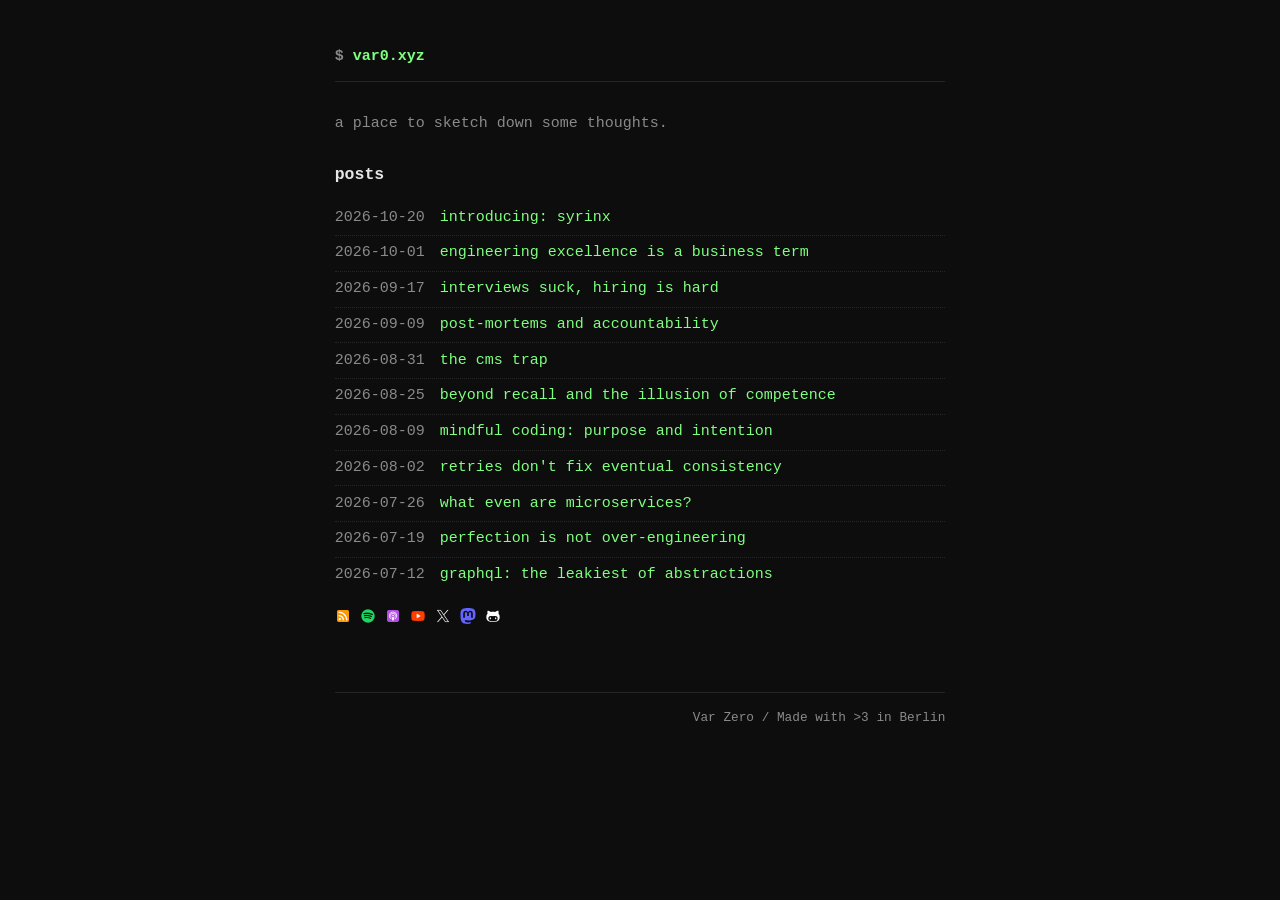
<file: index.html>
<!doctype html>
<html lang="en">
  <head>
    <meta charset="utf-8" />
    <meta name="viewport" content="width=device-width, initial-scale=1" />
    <title>var0.xyz</title>
    <meta name="description" content="var0.xyz — a place to sketch down some thoughts." />
    <link rel="stylesheet" href="/assets/style.css" />
    <link rel="icon" type="image/png" href="/assets/favicon-16x16.png" sizes="16x16" />
    <link rel="icon" type="image/png" href="/assets/favicon-32x32.png" sizes="32x32" />
    <link rel="shortcut icon" href="/assets/favicon.ico" />
    <link rel="apple-touch-icon" sizes="180x180" href="/assets/apple-touch-icon.png" />
    <link rel="manifest" href="/assets/site.webmanifest" />
    <link rel="alternate" type="application/rss+xml" title="var0.xyz" href="/feed.xml" />
  </head>
  <body>
    <header class="site">
      <a class="brand" href="/">var0.xyz</a>
    </header>

    <main>
      <p class="muted">a place to sketch down some thoughts.</p>

      <h2>posts</h2>
      <ul class="posts">
        <li>
          <time datetime="2026-10-20">2026-10-20</time>
          <a href="/posts/introducing-syrinx.html">introducing: syrinx</a>
        </li>
        <li>
          <time datetime="2026-10-01">2026-10-01</time>
          <a href="/posts/engineering-excellence-is-a-business-term.html">engineering excellence is a business term</a>
        </li>
        <li>
          <time datetime="2026-09-17">2026-09-17</time>
          <a href="/posts/interviews-suck-hiring-is-hard.html">interviews suck, hiring is hard</a>
        </li>
        <li>
          <time datetime="2026-09-09">2026-09-09</time>
          <a href="/posts/post-mortems-accountability.html">post-mortems and accountability</a>
        </li>
        <li>
          <time datetime="2026-08-31">2026-08-31</time>
          <a href="/posts/the-cms-trap.html">the cms trap</a>
        </li>
        <li>
          <time datetime="2026-08-25">2026-08-25</time>
          <a href="/posts/beyond-recall-and-the-illusion-of-competence.html"
            >beyond recall and the illusion of competence</a
          >
        </li>
        <li>
          <time datetime="2026-08-09">2026-08-09</time>
          <a href="/posts/mindful-coding-purpose-and-intention.html">mindful coding: purpose and intention</a>
        </li>
        <li>
          <time datetime="2026-08-02">2026-08-02</time>
          <a href="/posts/retries-dont-fix-eventual-consistency.html">retries don't fix eventual consistency</a>
        </li>
        <li>
          <time datetime="2026-07-26">2026-07-26</time>
          <a href="/posts/what-even-are-microservices.html">what even are microservices?</a>
        </li>
        <li>
          <time datetime="2026-07-19">2026-07-19</time>
          <a href="/posts/perfection-is-not-over-engineering.html">perfection is not over-engineering</a>
        </li>
        <li>
          <time datetime="2026-07-12">2026-07-12</time>
          <a href="/posts/graphql-leakiest-abstraction.html">graphql: the leakiest of abstractions</a>
        </li>
      </ul>
      <a href="/feed.xml" title="RSS feed">
        <img src="/assets/rss.png" alt="RSS" width="16" height="16" />
      </a>
      <a href="https://open.spotify.com/show/0cmV8zkZ8VsVJ4lZAjqPsZ" title="Spotify podcast">
        <img src="/assets/spotify.png" alt="Spotify" width="16" height="16" />
      </a>
      <a href="https://podcasts.apple.com/us/podcast/var-zero/id6804055269" title="Apple Podcasts">
        <img src="/assets/podcasts.png" alt="Apple Podcasts" width="16" height="16" />
      </a>
      <a href="https://www.youtube.com/@var0xyz" title="YouTube channel">
        <img src="/assets/youtube.png" alt="YouTube" width="16" height="16" />
      </a>
      <a href="https://x.com/var0xyz" title="X (formerly Twitter)">
        <img
          src="/assets/x.png"
          alt="X"
          width="16"
          height="16"
          style="filter: invert(87%) sepia(24%) saturate(2%) hue-rotate(7deg) brightness(109%) contrast(101%)"
        />
      </a>
      <a rel="me" href="https://mastodon.social/@var0" title="Mastodon">
        <img src="/assets/mastodon.svg" alt="Mastodon" width="16" height="16" />
      </a>
      <a href="https://github.com/var0xyz" title="GitHub">
        <img src="/assets/github.png" alt="GitHub" width="16" height="16" />
      </a>
    </main>

    <footer class="site">
      <span>Var Zero / Made with &gt;3 in Berlin</span>
    </footer>
  </body>
</html>
</file>
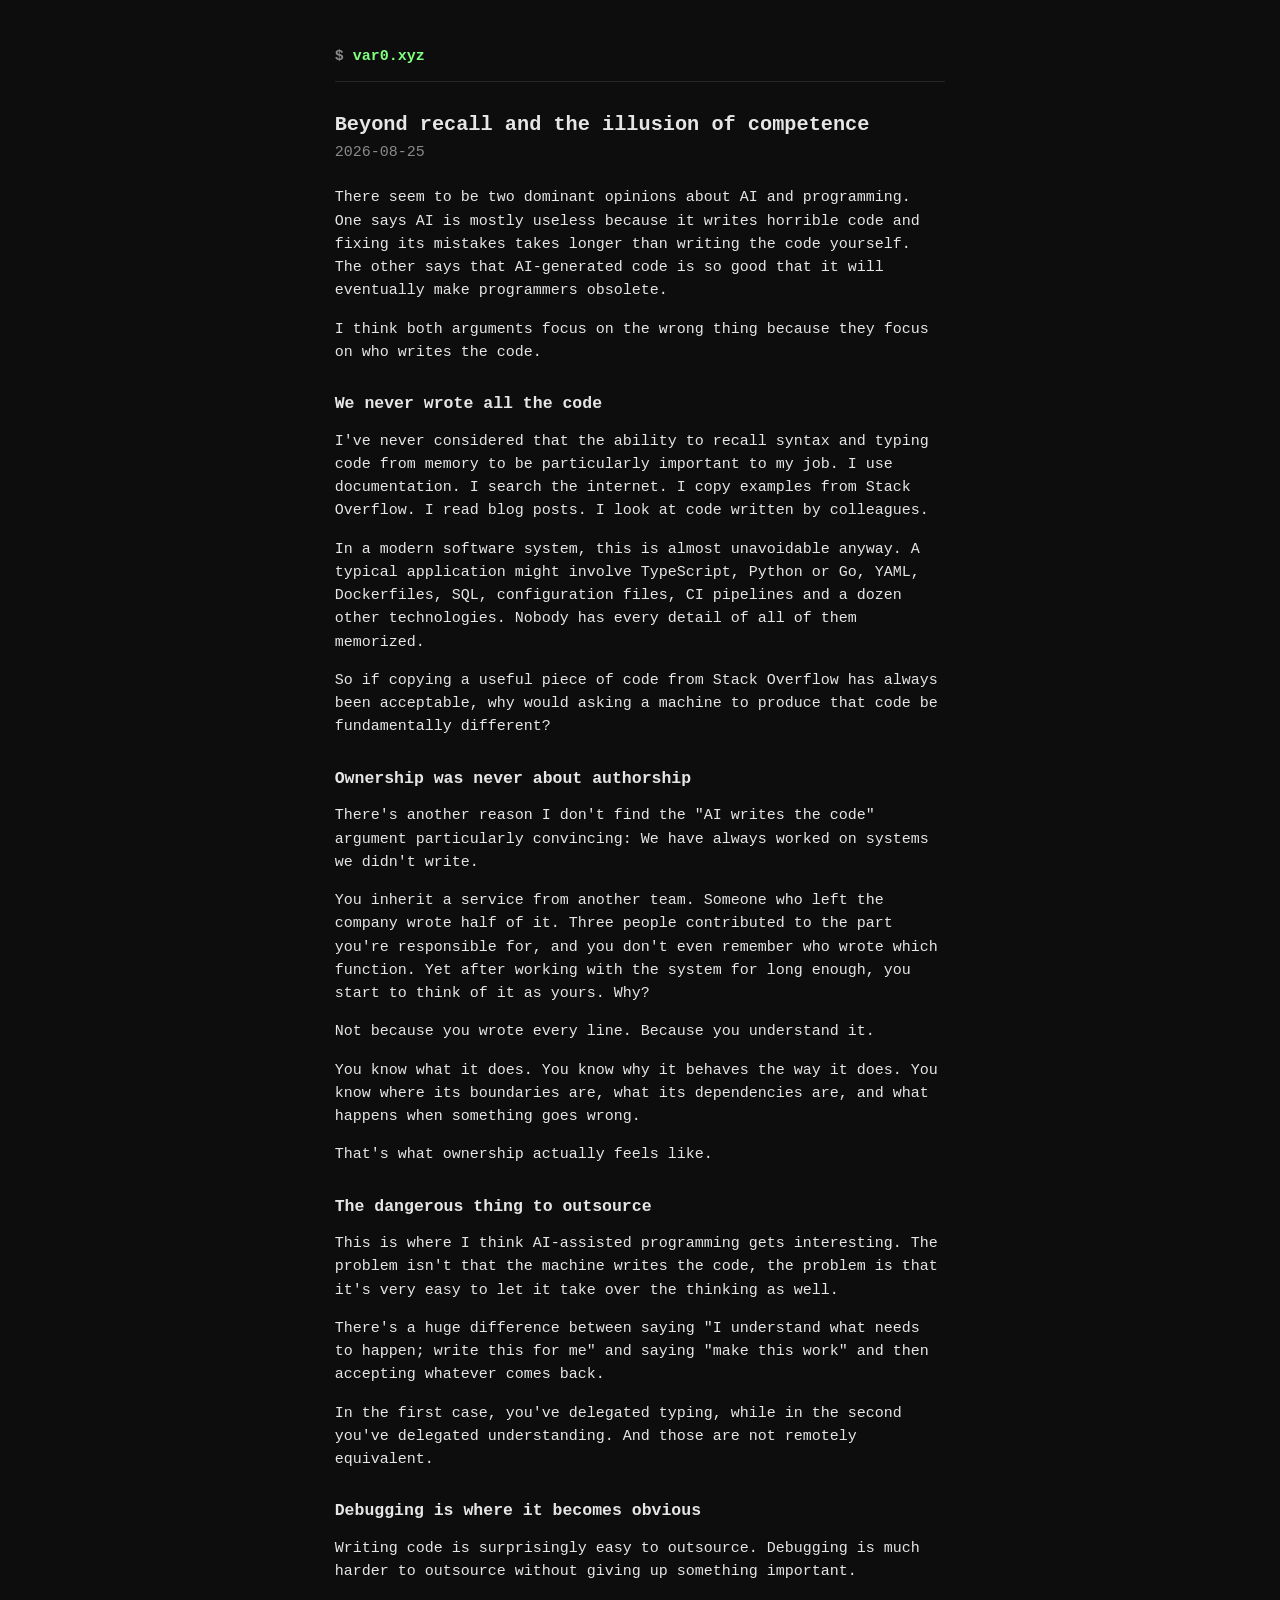
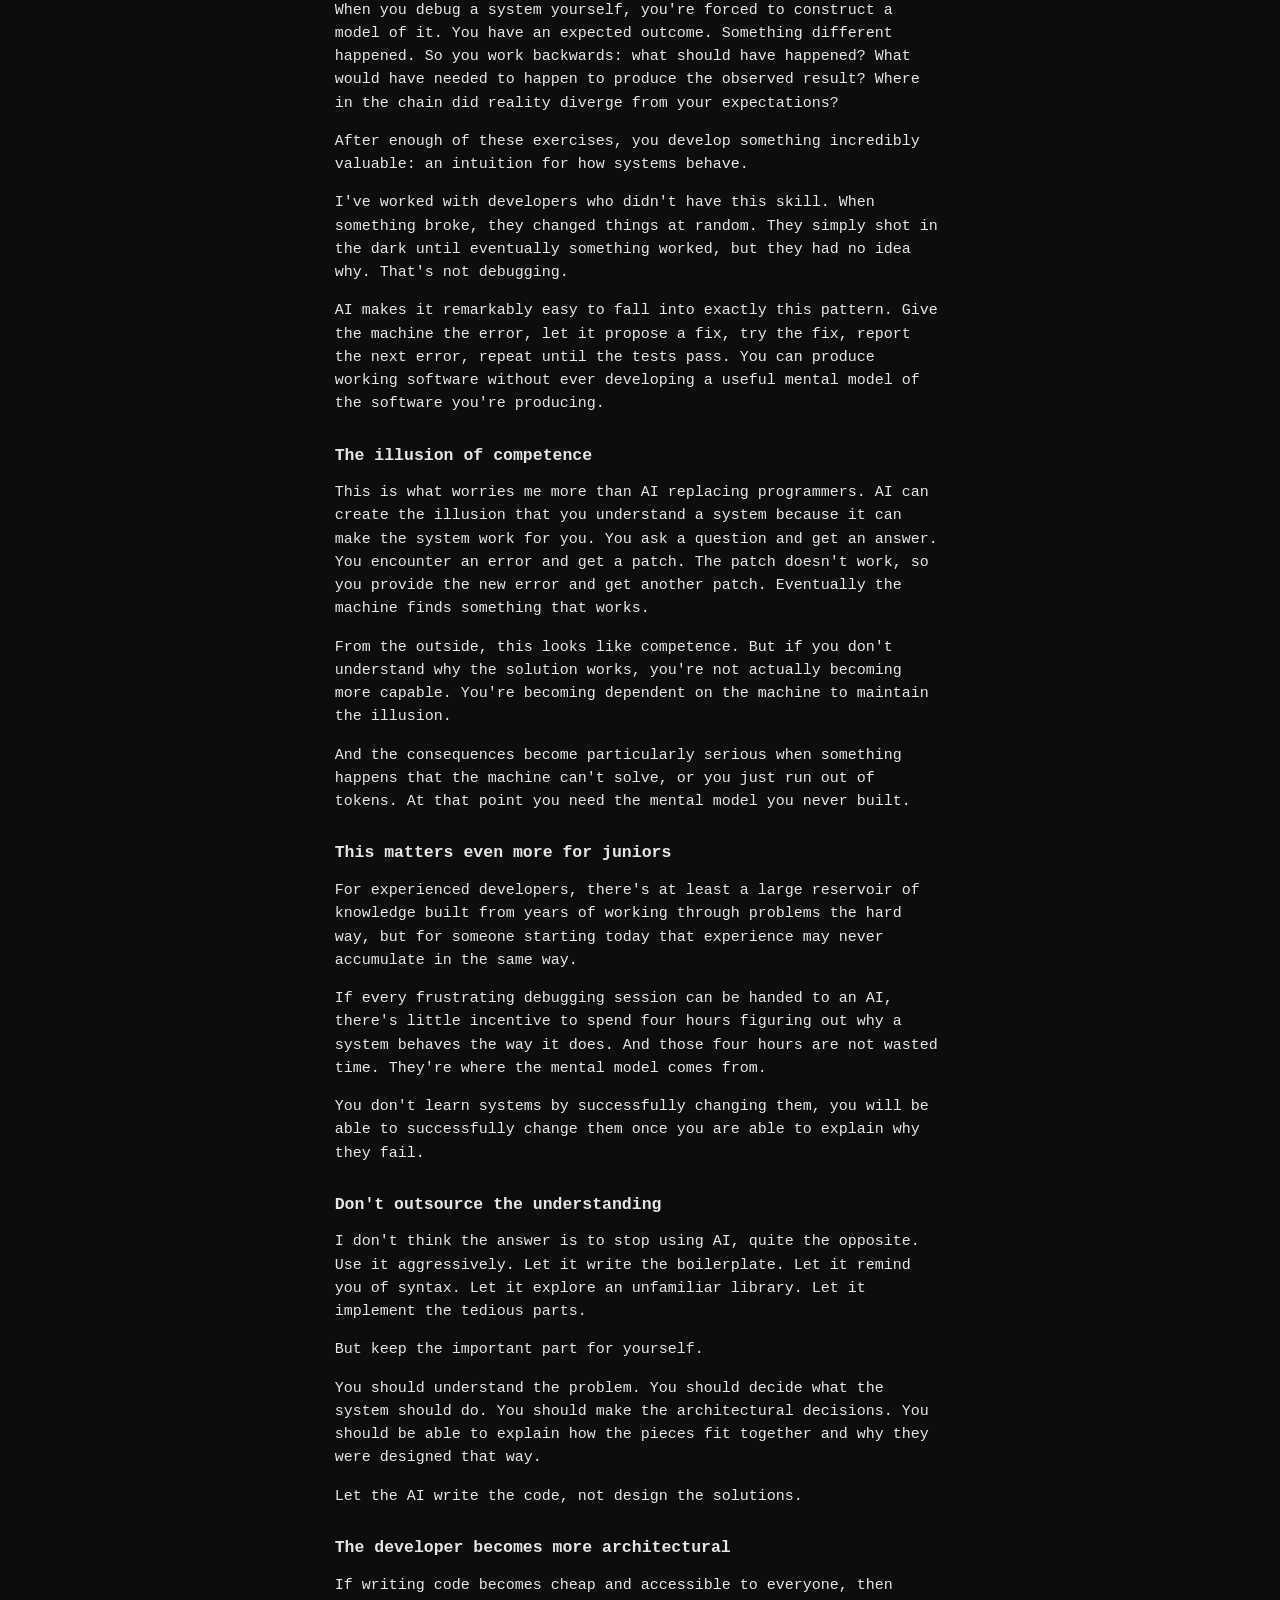
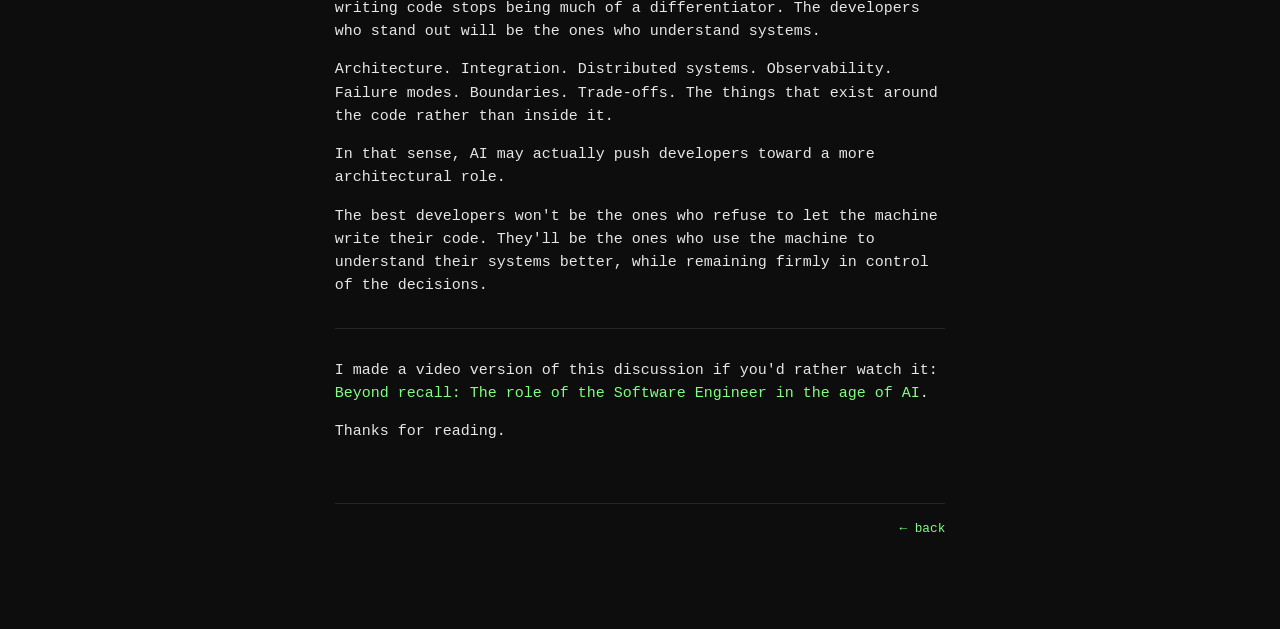
<file: posts/beyond-recall-and-the-illusion-of-competence.html>
<!doctype html>
<html lang="en">
<head>
  <meta charset="utf-8">
  <meta name="viewport" content="width=device-width, initial-scale=1">
  <title>Beyond recall and the illusion of competence — var0.xyz</title>
  <meta name="description" content="The important question about AI-assisted programming isn't who writes the code. It's who understands the system.">
  <link rel="stylesheet" href="/assets/style.css">
  <link rel="icon" type="image/png" href="/assets/favicon-16x16.png" sizes="16x16" />
  <link rel="icon" type="image/png" href="/assets/favicon-32x32.png" sizes="32x32" />
  <link rel="shortcut icon" href="/assets/favicon.ico" />
  <link rel="apple-touch-icon" sizes="180x180" href="/assets/apple-touch-icon.png" />
  <link rel="manifest" href="/assets/site.webmanifest" />
  <link rel="alternate" type="application/rss+xml" title="var0.xyz" href="/feed.xml" />
</head>
<body>
  <header class="site">
    <a class="brand" href="/">var0.xyz</a>
    <!--
    <nav>
      <a href="/">home</a>
    </nav>
    -->
  </header>

  <main>
    <article>
      <h1>Beyond recall and the illusion of competence</h1>
      <time class="published" datetime="2026-08-25">2026-08-25</time>

      <p>There seem to be two dominant opinions about AI and programming. One says AI is mostly useless because it writes horrible code and fixing its mistakes takes longer than writing the code yourself. The other says that AI-generated code is so good that it will eventually make programmers obsolete.</p>

      <p>I think both arguments focus on the wrong thing because they focus on who writes the code.</p>

      <h2>We never wrote all the code</h2>

      <p>I've never considered that the ability to recall syntax and typing code from memory to be particularly important to my job. I use documentation. I search the internet. I copy examples from Stack Overflow. I read blog posts. I look at code written by colleagues.</p>

      <p>In a modern software system, this is almost unavoidable anyway. A typical application might involve TypeScript, Python or Go, YAML, Dockerfiles, SQL, configuration files, CI pipelines and a dozen other technologies. Nobody has every detail of all of them memorized.</p>

      <p>So if copying a useful piece of code from Stack Overflow has always been acceptable, why would asking a machine to produce that code be fundamentally different?</p>

      <h2>Ownership was never about authorship</h2>

      <p>There's another reason I don't find the "AI writes the code" argument particularly convincing: We have always worked on systems we didn't write.</p>

      <p>You inherit a service from another team. Someone who left the company wrote half of it. Three people contributed to the part you're responsible for, and you don't even remember who wrote which function. Yet after working with the system for long enough, you start to think of it as yours. Why?</p>

      <p>Not because you wrote every line. Because you understand it.</p>

      <p>You know what it does. You know why it behaves the way it does. You know where its boundaries are, what its dependencies are, and what happens when something goes wrong.</p>

      <p>That's what ownership actually feels like.</p>

      <h2>The dangerous thing to outsource</h2>

      <p>This is where I think AI-assisted programming gets interesting. The problem isn't that the machine writes the code, the problem is that it's very easy to let it take over the thinking as well.</p>

      <p>There's a huge difference between saying "I understand what needs to happen; write this for me" and saying "make this work" and then accepting whatever comes back.</p>

      <p>In the first case, you've delegated typing, while in the second you've delegated understanding. And those are not remotely equivalent.</p>

      <h2>Debugging is where it becomes obvious</h2>

      <p>Writing code is surprisingly easy to outsource. Debugging is much harder to outsource without giving up something important.</p>

      <p>When you debug a system yourself, you're forced to construct a model of it. You have an expected outcome. Something different happened. So you work backwards: what should have happened? What would have needed to happen to produce the observed result? Where in the chain did reality diverge from your expectations?</p>

      <p>After enough of these exercises, you develop something incredibly valuable: an intuition for how systems behave.</p>

      <p>I've worked with developers who didn't have this skill. When something broke, they changed things at random. They simply shot in the dark until eventually something worked, but they had no idea why. That's not debugging.</p>

      <p>AI makes it remarkably easy to fall into exactly this pattern. Give the machine the error, let it propose a fix, try the fix, report the next error, repeat until the tests pass. You can produce working software without ever developing a useful mental model of the software you're producing.</p>

      <h2>The illusion of competence</h2>

      <p>This is what worries me more than AI replacing programmers. AI can create the illusion that you understand a system because it can make the system work for you. You ask a question and get an answer. You encounter an error and get a patch. The patch doesn't work, so you provide the new error and get another patch. Eventually the machine finds something that works.</p>

      <p>From the outside, this looks like competence. But if you don't understand why the solution works, you're not actually becoming more capable. You're becoming dependent on the machine to maintain the illusion.</p>

      <p>And the consequences become particularly serious when something happens that the machine can't solve, or you just run out of tokens. At that point you need the mental model you never built.</p>

      <h2>This matters even more for juniors</h2>

      <p>For experienced developers, there's at least a large reservoir of knowledge built from years of working through problems the hard way, but for someone starting today that experience may never accumulate in the same way.</p>

      <p>If every frustrating debugging session can be handed to an AI, there's little incentive to spend four hours figuring out why a system behaves the way it does. And those four hours are not wasted time. They're where the mental model comes from.</p>

      <p>You don't learn systems by successfully changing them, you will be able to successfully change them once you are able to explain why they fail.</p>

      <h2>Don't outsource the understanding</h2>

      <p>I don't think the answer is to stop using AI, quite the opposite. Use it aggressively. Let it write the boilerplate. Let it remind you of syntax. Let it explore an unfamiliar library. Let it implement the tedious parts.</p>

      <p>But keep the important part for yourself.</p>

      <p>You should understand the problem. You should decide what the system should do. You should make the architectural decisions. You should be able to explain how the pieces fit together and why they were designed that way.</p>

      <p>Let the AI write the code, not design the solutions.</p>

      <h2>The developer becomes more architectural</h2>

      <p>If writing code becomes cheap and accessible to everyone, then writing code stops being much of a differentiator. The developers who stand out will be the ones who understand systems.</p>

      <p>Architecture. Integration. Distributed systems. Observability. Failure modes. Boundaries. Trade-offs. The things that exist around the code rather than inside it.</p>

      <p>In that sense, AI may actually push developers toward a more architectural role.</p>

      <p>The best developers won't be the ones who refuse to let the machine write their code. They'll be the ones who use the machine to understand their systems better, while remaining firmly in control of the decisions.</p>

      <hr>

      <p>I made a video version of this discussion if you'd rather watch it: <a href="https://youtu.be/W3MmWqd1Ecs">Beyond recall: The role of the Software Engineer in the age of AI</a>.</p>

      <p>Thanks for reading.</p>
    </article>
  </main>

  <footer class="site">
    <a href="/">← back</a>
  </footer>
</body>
</html>
</file>
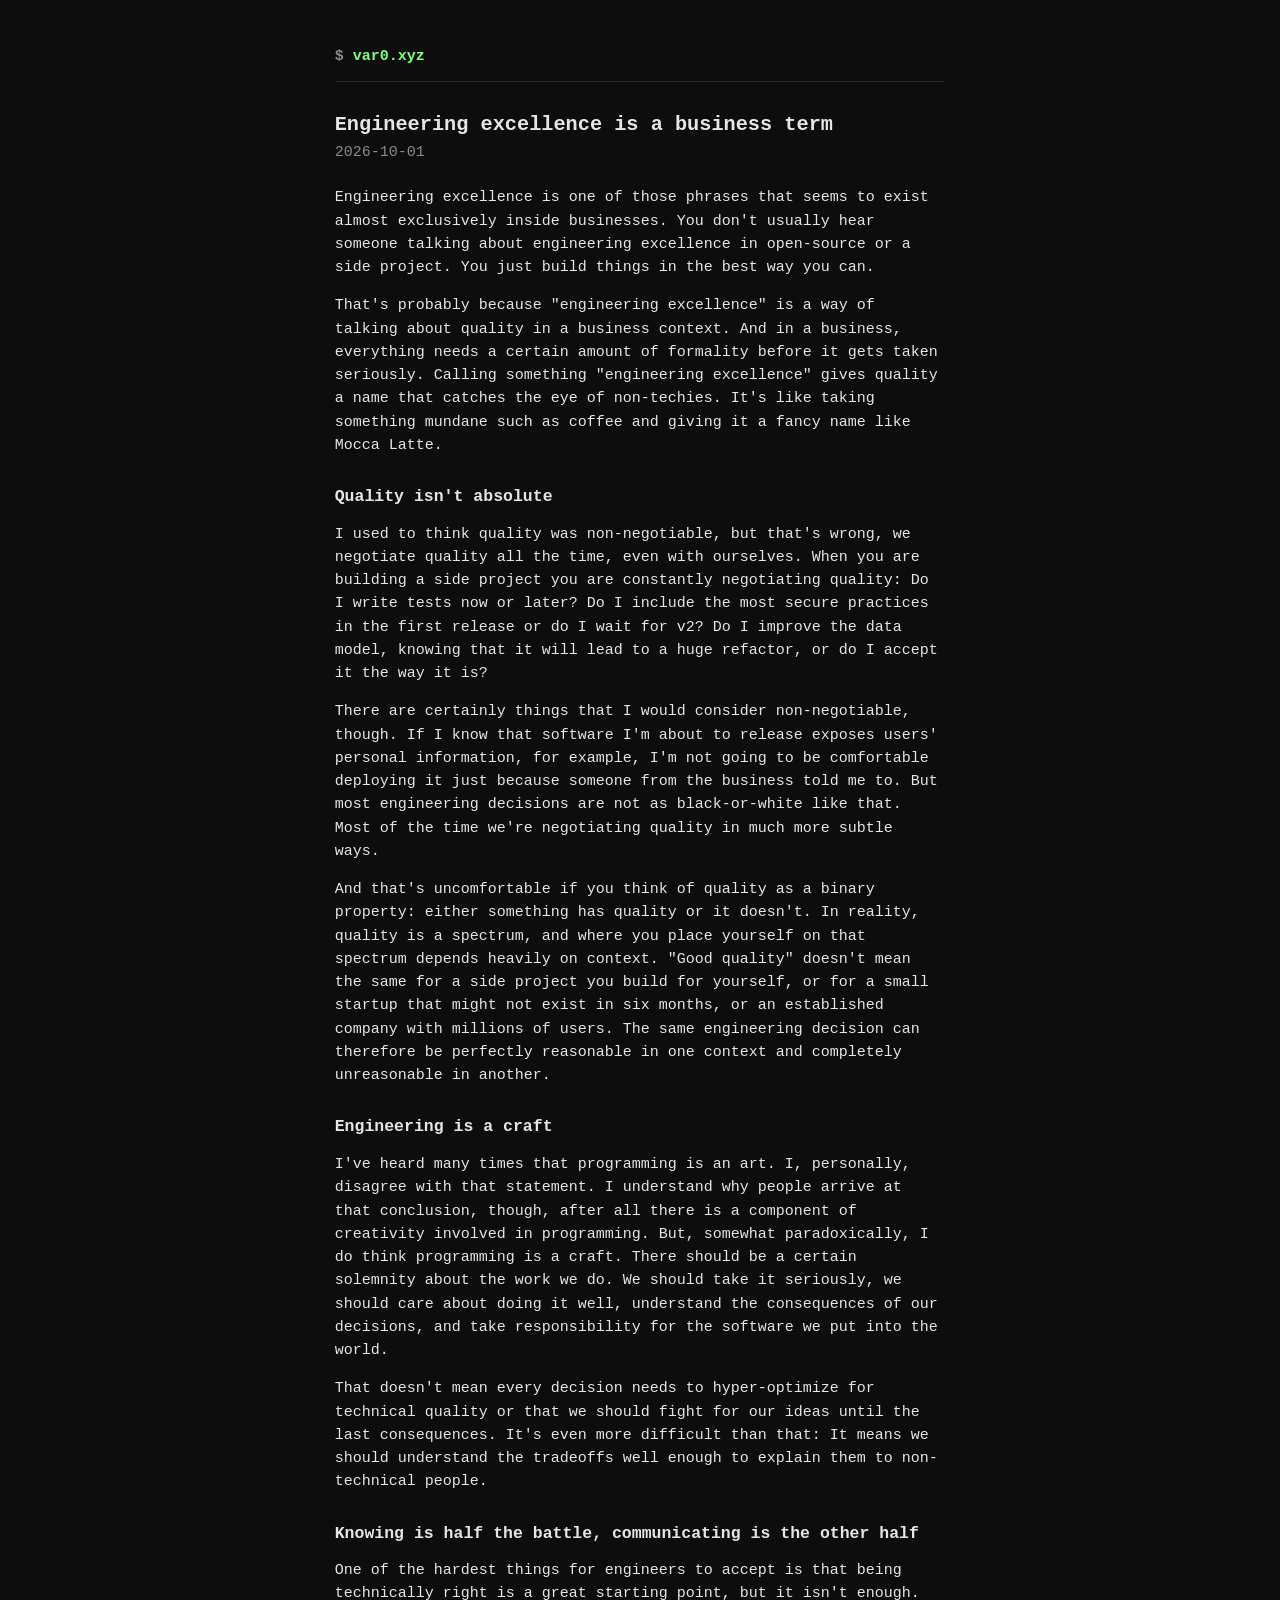
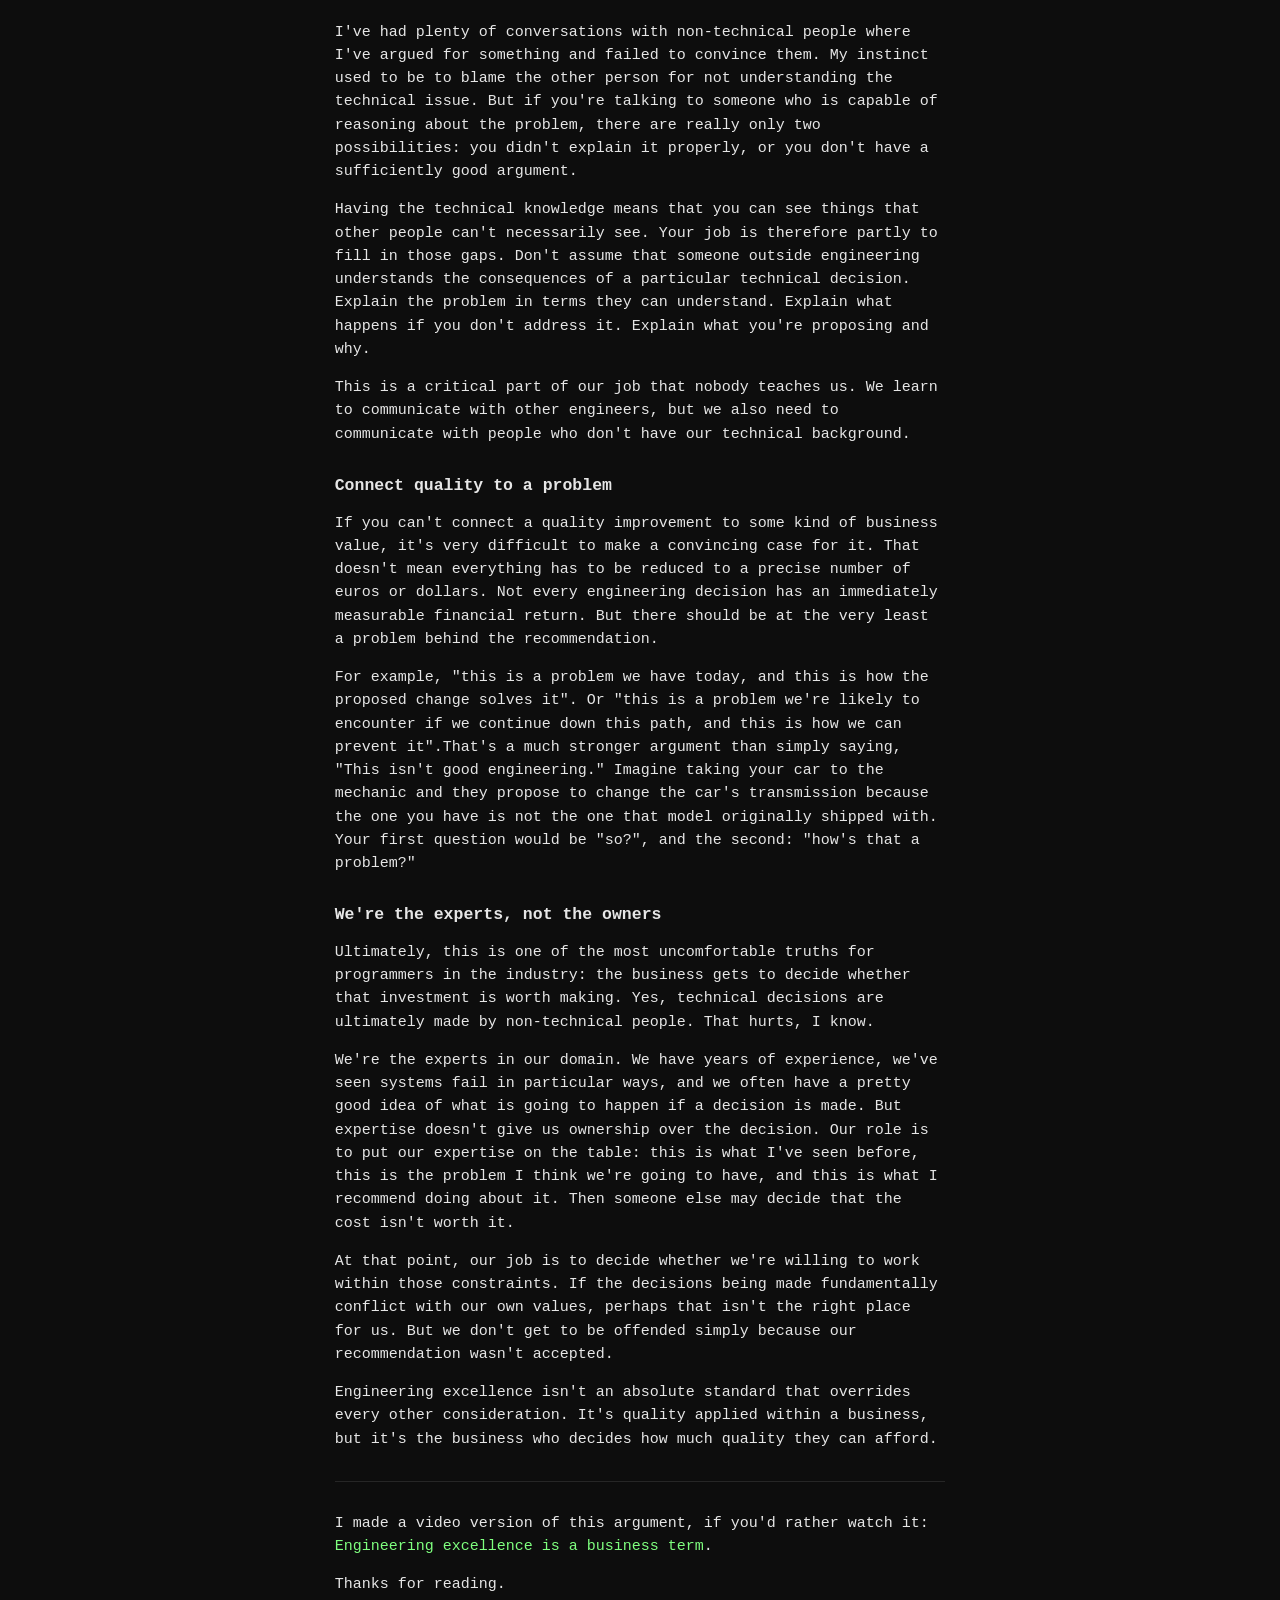
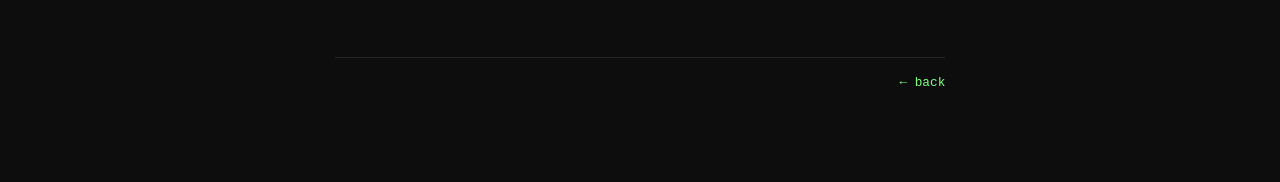
<file: posts/engineering-excellence-is-a-business-term.html>
<!doctype html>
<html lang="en">
<head>
  <meta charset="utf-8">
  <meta name="viewport" content="width=device-width, initial-scale=1">
  <title>Engineering excellence is a business term — var0.xyz</title>
  <meta name="description" content="Engineering excellence is not an absolute standard. Quality depends on context, tradeoffs, and ultimately, the business decision.">
  <link rel="stylesheet" href="/assets/style.css">
  <link rel="icon" type="image/png" href="/assets/favicon-16x16.png" sizes="16x16" />
  <link rel="icon" type="image/png" href="/assets/favicon-32x32.png" sizes="32x32" />
  <link rel="shortcut icon" href="/assets/favicon.ico" />
  <link rel="apple-touch-icon" sizes="180x180" href="/assets/apple-touch-icon.png" />
  <link rel="manifest" href="/assets/site.webmanifest" />
  <link rel="alternate" type="application/rss+xml" title="var0.xyz" href="/feed.xml" />
</head>
<body>
  <header class="site">
    <a class="brand" href="/">var0.xyz</a>
  </header>

  <main>
    <article>
      <h1>Engineering excellence is a business term</h1>
      <time class="published" datetime="2026-10-01">2026-10-01</time>
      <p>Engineering excellence is one of those phrases that seems to exist almost exclusively inside businesses. You don't usually hear someone talking about engineering excellence in open-source or a side project. You just build things in the best way you can.</p>
      <p>That's probably because "engineering excellence" is a way of talking about quality in a business context. And in a business, everything needs a certain amount of formality before it gets taken seriously. Calling something "engineering excellence" gives quality a name that catches the eye of non-techies. It's like taking something mundane such as coffee and giving it a fancy name like Mocca Latte.</p>

      <h2>Quality isn't absolute</h2>
      <p>I used to think quality was non-negotiable, but that's wrong, we negotiate quality all the time, even with ourselves. When you are building a side project you are constantly negotiating quality: Do I write tests now or later? Do I include the most secure practices in the first release or do I wait for v2? Do I improve the data model, knowing that it will lead to a huge refactor, or do I accept it the way it is?</p>
      <p>There are certainly things that I would consider non-negotiable, though. If I know that software I'm about to release exposes users' personal information, for example, I'm not going to be comfortable deploying it just because someone from the business told me to. But most engineering decisions are not as black-or-white like that. Most of the time we're negotiating quality in much more subtle ways.</p>
      <p>And that's uncomfortable if you think of quality as a binary property: either something has quality or it doesn't. In reality, quality is a spectrum, and where you place yourself on that spectrum depends heavily on context. "Good quality" doesn't mean the same for a side project you build for yourself, or for a small startup that might not exist in six months, or an established company with millions of users. The same engineering decision can therefore be perfectly reasonable in one context and completely unreasonable in another.</p>

      <h2>Engineering is a craft</h2>
      <p>I've heard many times that programming is an art. I, personally, disagree with that statement. I understand why people arrive at that conclusion, though, after all there is a component of creativity involved in programming. But, somewhat paradoxically, I do think programming is a craft. There should be a certain solemnity about the work we do. We should take it seriously, we should care about doing it well, understand the consequences of our decisions, and take responsibility for the software we put into the world.</p>
      <p>That doesn't mean every decision needs to hyper-optimize for technical quality or that we should fight for our ideas until the last consequences. It's even more difficult than that: It means we should understand the tradeoffs well enough to explain them to non-technical people.</p>

      <h2>Knowing is half the battle, communicating is the other half</h2>
      <p>One of the hardest things for engineers to accept is that being technically right is a great starting point, but it isn't enough.</p>
      <p>I've had plenty of conversations with non-technical people where I've argued for something and failed to convince them. My instinct used to be to blame the other person for not understanding the technical issue. But if you're talking to someone who is capable of reasoning about the problem, there are really only two possibilities: you didn't explain it properly, or you don't have a sufficiently good argument.</p>
      <p>Having the technical knowledge means that you can see things that other people can't necessarily see. Your job is therefore partly to fill in those gaps. Don't assume that someone outside engineering understands the consequences of a particular technical decision. Explain the problem in terms they can understand. Explain what happens if you don't address it. Explain what you're proposing and why.</p>
      <p>This is a critical part of our job that nobody teaches us. We learn to communicate with other engineers, but we also need to communicate with people who don't have our technical background.</p>

      <h2>Connect quality to a problem</h2>
      <p>If you can't connect a quality improvement to some kind of business value, it's very difficult to make a convincing case for it. That doesn't mean everything has to be reduced to a precise number of euros or dollars. Not every engineering decision has an immediately measurable financial return. But there should be at the very least a problem behind the recommendation.</p>

      <p>For example, "this is a problem we have today, and this is how the proposed change solves it". Or "this is a problem we're likely to encounter if we continue down this path, and this is how we can prevent it".That's a much stronger argument than simply saying, "This isn't good engineering." Imagine taking your car to the mechanic and they propose to change the car's transmission because the one you have is not the one that model originally shipped with. Your first question would be "so?", and the second: "how's that a problem?"</p>

      <h2>We're the experts, not the owners</h2>
      <p>Ultimately, this is one of the most uncomfortable truths for programmers in the industry: the business gets to decide whether that investment is worth making. Yes, technical decisions are ultimately made by non-technical people. That hurts, I know.</p>
      <p>We're the experts in our domain. We have years of experience, we've seen systems fail in particular ways, and we often have a pretty good idea of what is going to happen if a decision is made. But expertise doesn't give us ownership over the decision. Our role is to put our expertise on the table: this is what I've seen before, this is the problem I think we're going to have, and this is what I recommend doing about it. Then someone else may decide that the cost isn't worth it.</p>
      <p>At that point, our job is to decide whether we're willing to work within those constraints. If the decisions being made fundamentally conflict with our own values, perhaps that isn't the right place for us. But we don't get to be offended simply because our recommendation wasn't accepted.</p>
      <p>Engineering excellence isn't an absolute standard that overrides every other consideration. It's quality applied within a business, but it's the business who decides how much quality they can afford.</p>

      <hr>
      <p>I made a video version of this argument, if you'd rather watch it: <a href="https://youtu.be/wXAWQCtQGHY">Engineering excellence is a business term</a>.</p>
      <p>Thanks for reading.</p>
    </article>
  </main>

  <footer class="site">
    <a href="/">← back</a>
  </footer>
</body>
</html>
</file>
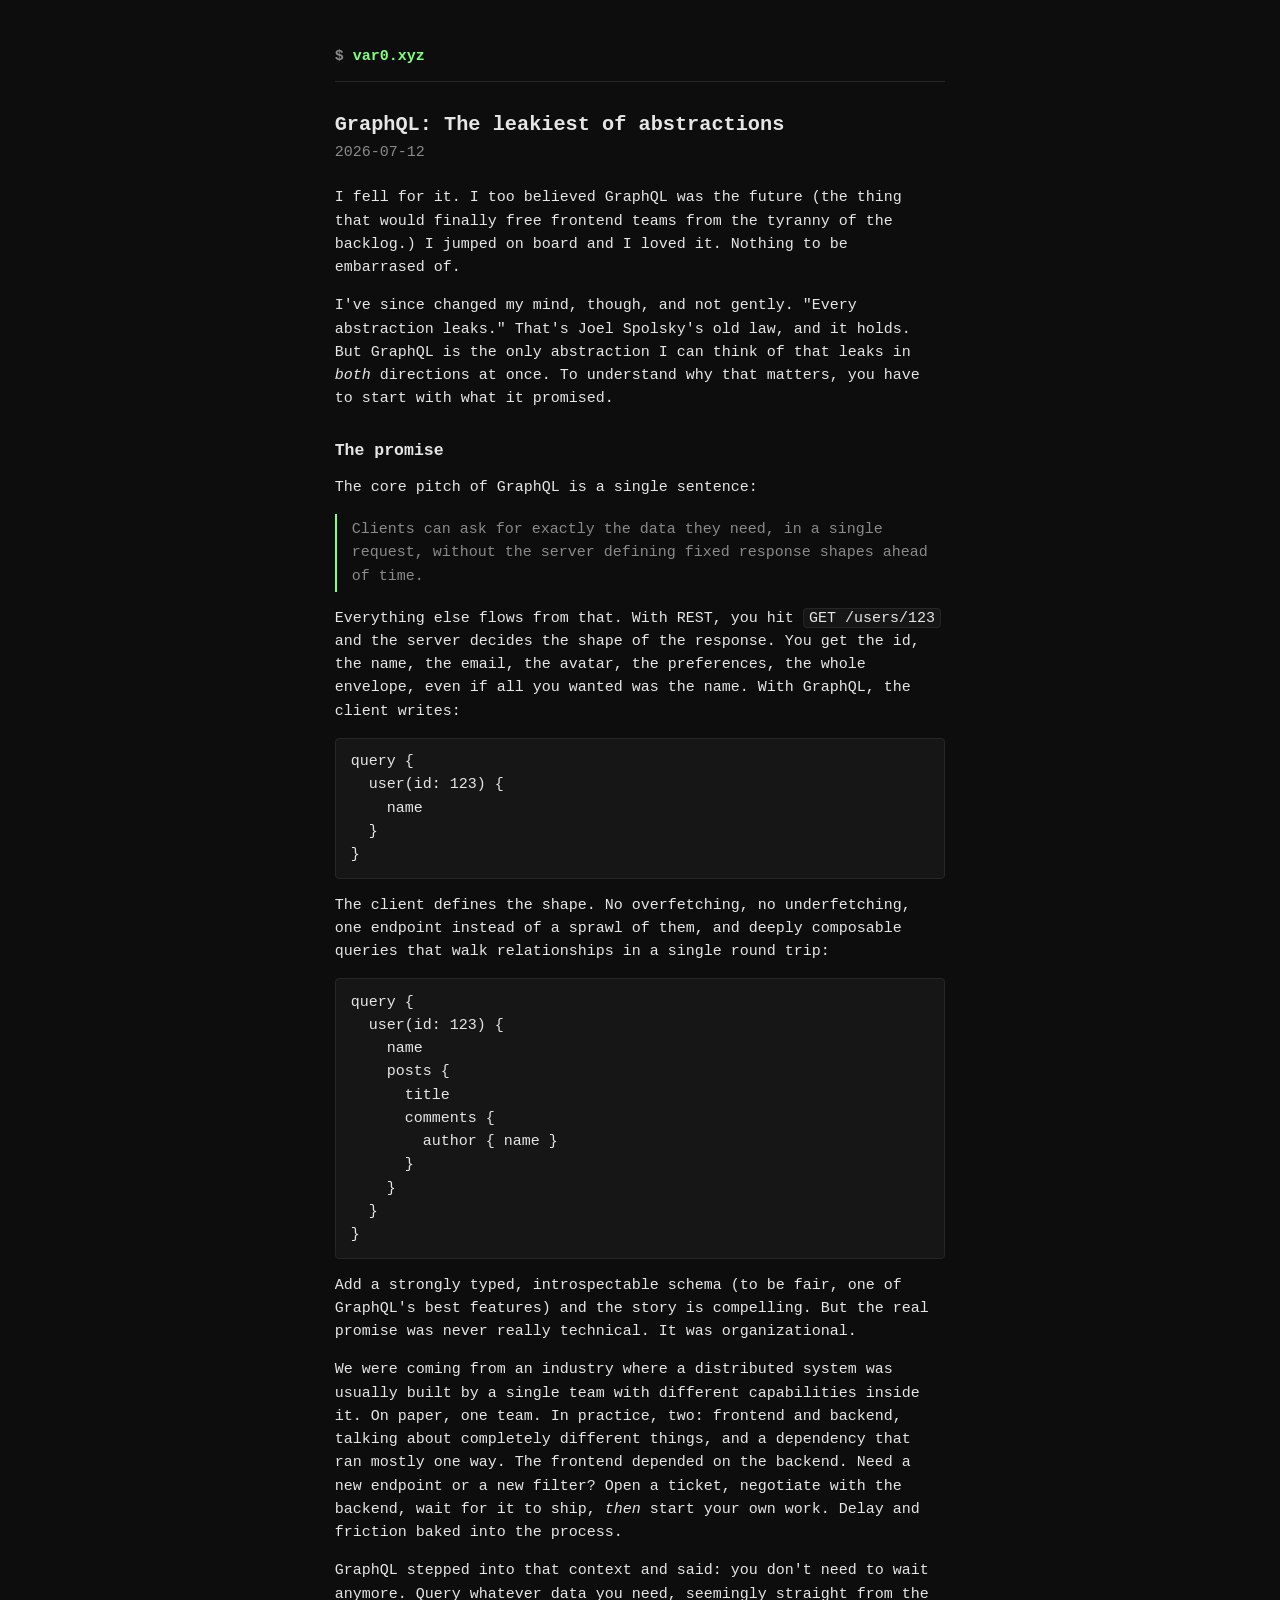
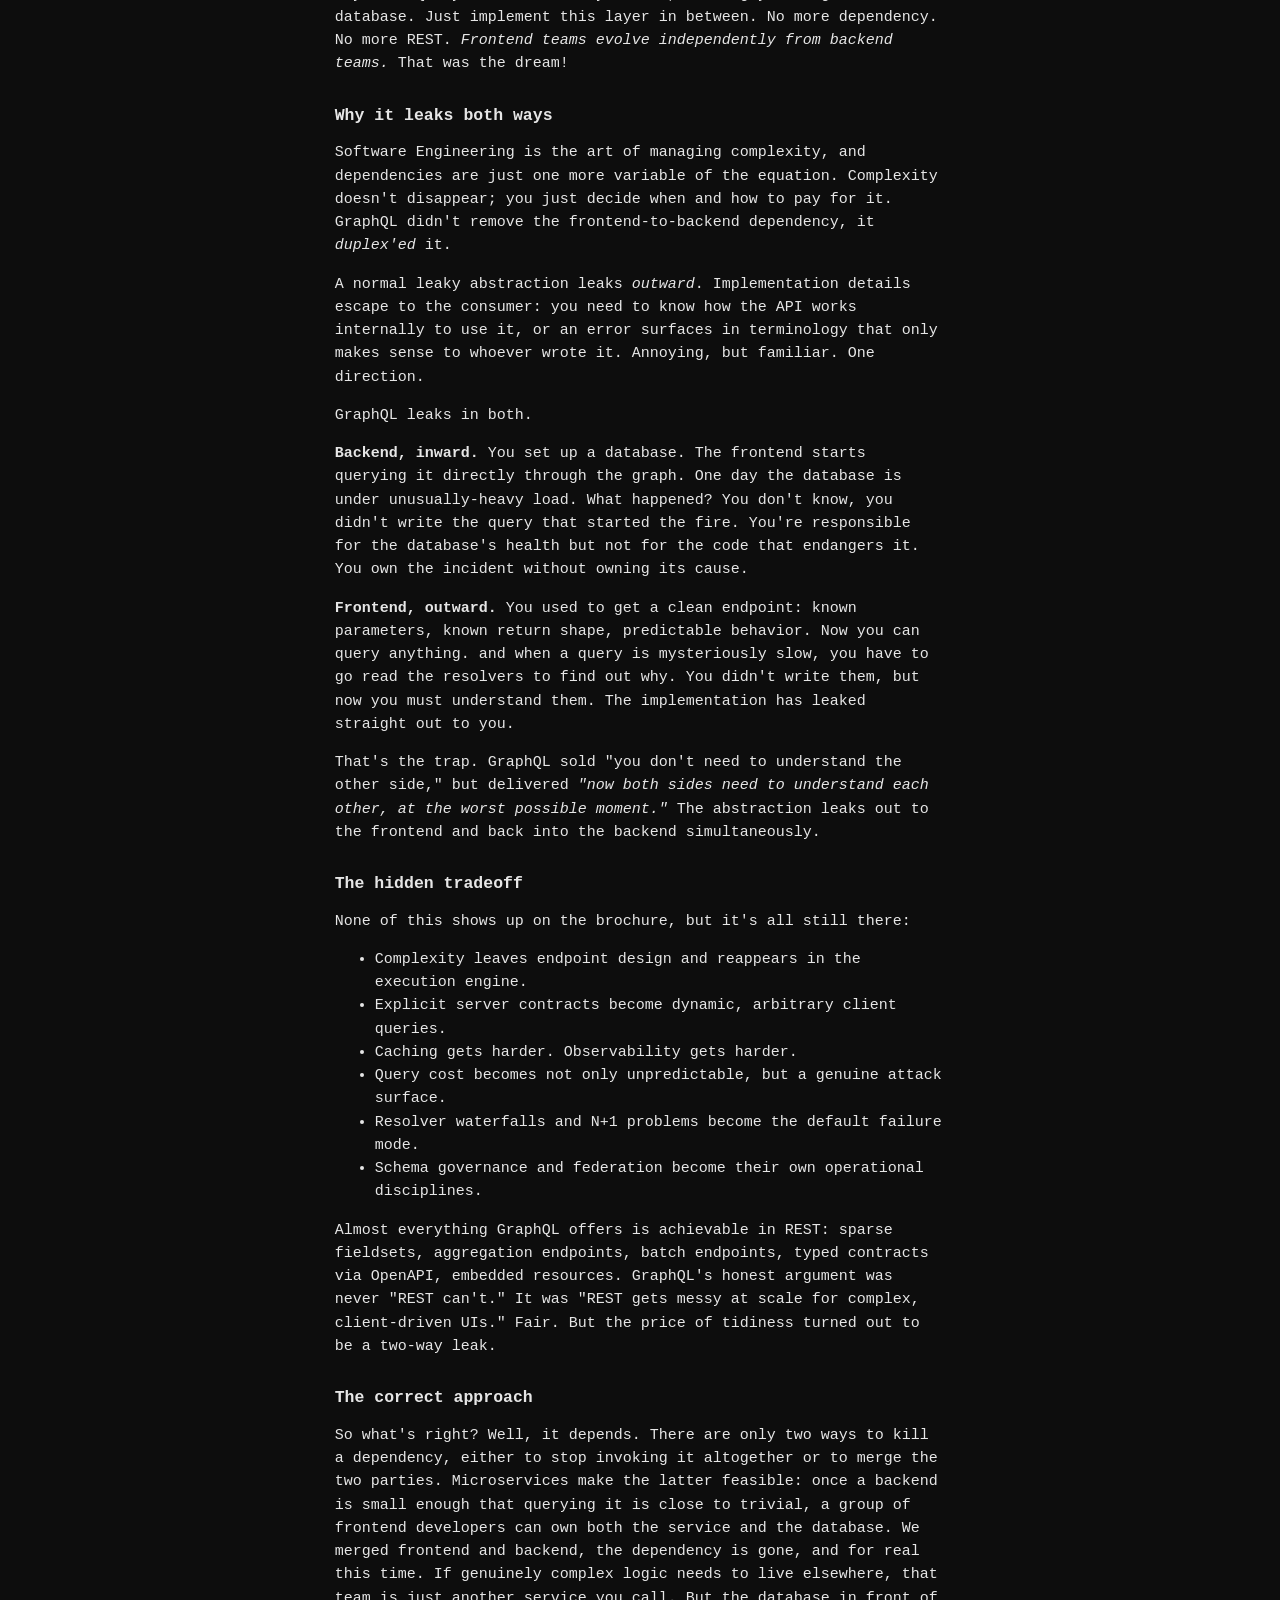
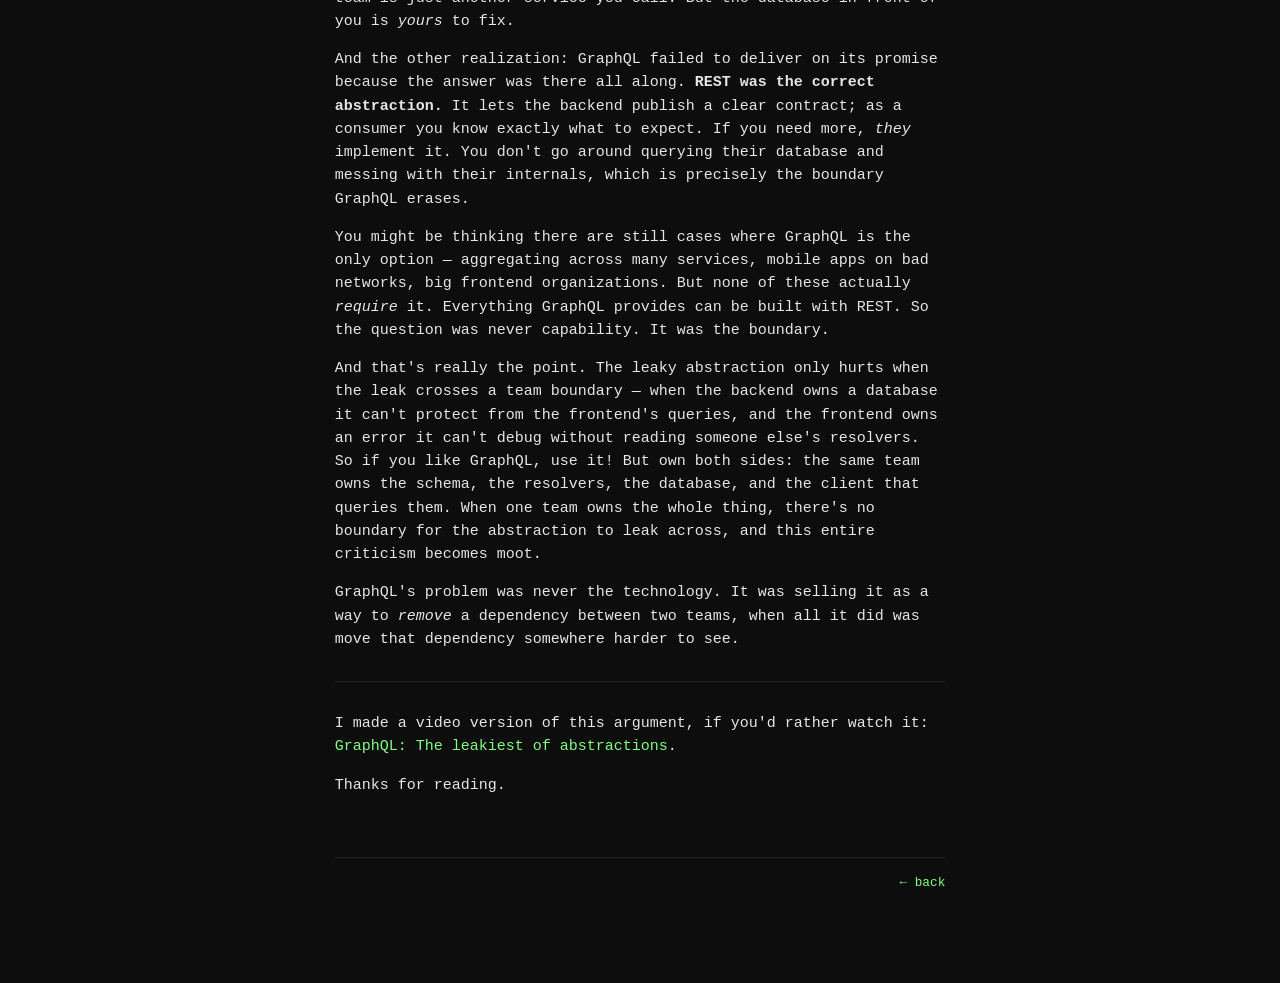
<file: posts/graphql-leakiest-abstraction.html>
<!doctype html>
<html lang="en">
<head>
  <meta charset="utf-8">
  <meta name="viewport" content="width=device-width, initial-scale=1">
  <title>GraphQL: The leakiest of abstractions — var0.xyz</title>
  <meta name="description" content="Every abstraction leaks. GraphQL is the only one I know that leaks in both directions: out to the frontend and back into the backend.">
  <link rel="stylesheet" href="/assets/style.css">
  <link rel="icon" type="image/png" href="/assets/favicon-16x16.png" sizes="16x16" />
  <link rel="icon" type="image/png" href="/assets/favicon-32x32.png" sizes="32x32" />
  <link rel="shortcut icon" href="/assets/favicon.ico" />
  <link rel="apple-touch-icon" sizes="180x180" href="/assets/apple-touch-icon.png" />
  <link rel="manifest" href="/assets/site.webmanifest" />
  <link rel="alternate" type="application/rss+xml" title="var0.xyz" href="/feed.xml" />
</head>
<body>
  <header class="site">
    <a class="brand" href="/">var0.xyz</a>
    <!--
    <nav>
      <a href="/">home</a>
    </nav>
    -->
  </header>

  <main>
    <article>
      <h1>GraphQL: The leakiest of abstractions</h1>
      <time class="published" datetime="2026-07-12">2026-07-12</time>

      <p>I fell for it. I too believed GraphQL was the future (the thing that would finally free frontend teams from the tyranny of the backlog.) I jumped on board and I loved it. Nothing to be embarrased of.</p>

      <p>I've since changed my mind, though, and not gently. "Every abstraction leaks." That's Joel Spolsky's old law, and it holds. But GraphQL is the only abstraction I can think of that leaks in <em>both</em> directions at once. To understand why that matters, you have to start with what it promised.</p>

      <h2>The promise</h2>

      <p>The core pitch of GraphQL is a single sentence:</p>

      <blockquote>Clients can ask for exactly the data they need, in a single request, without the server defining fixed response shapes ahead of time.</blockquote>

      <p>Everything else flows from that. With REST, you hit <code>GET /users/123</code> and the server decides the shape of the response. You get the id, the name, the email, the avatar, the preferences, the whole envelope, even if all you wanted was the name. With GraphQL, the client writes:</p>

      <pre><code>query {
  user(id: 123) {
    name
  }
}</code></pre>

      <p>The client defines the shape. No overfetching, no underfetching, one endpoint instead of a sprawl of them, and deeply composable queries that walk relationships in a single round trip:</p>

      <pre><code>query {
  user(id: 123) {
    name
    posts {
      title
      comments {
        author { name }
      }
    }
  }
}</code></pre>

      <p>Add a strongly typed, introspectable schema (to be fair, one of GraphQL's best features) and the story is compelling. But the real promise was never really technical. It was organizational.</p>

      <p>We were coming from an industry where a distributed system was usually built by a single team with different capabilities inside it. On paper, one team. In practice, two: frontend and backend, talking about completely different things, and a dependency that ran mostly one way. The frontend depended on the backend. Need a new endpoint or a new filter? Open a ticket, negotiate with the backend, wait for it to ship, <em>then</em> start your own work. Delay and friction baked into the process.</p>

      <p>GraphQL stepped into that context and said: you don't need to wait anymore. Query whatever data you need, seemingly straight from the database. Just implement this layer in between. No more dependency. No more REST. <em>Frontend teams evolve independently from backend teams.</em> That was the dream!</p>

      <h2>Why it leaks both ways</h2>

      <p>Software Engineering is the art of managing complexity, and dependencies are just one more variable of the equation. Complexity doesn't disappear; you just decide when and how to pay for it. GraphQL didn't remove the frontend-to-backend dependency, it <em>duplex'ed</em> it.</p>

      <p>A normal leaky abstraction leaks <em>outward</em>. Implementation details escape to the consumer: you need to know how the API works internally to use it, or an error surfaces in terminology that only makes sense to whoever wrote it. Annoying, but familiar. One direction.</p>

      <p>GraphQL leaks in both.</p>

      <p><strong>Backend, inward.</strong> You set up a database. The frontend starts querying it directly through the graph. One day the database is under unusually-heavy load. What happened? You don't know, you didn't write the query that started the fire. You're responsible for the database's health but not for the code that endangers it. You own the incident without owning its cause.</p>

      <p><strong>Frontend, outward.</strong> You used to get a clean endpoint: known parameters, known return shape, predictable behavior. Now you can query anything. and when a query is mysteriously slow, you have to go read the resolvers to find out why. You didn't write them, but now you must understand them. The implementation has leaked straight out to you.</p>

      <p>That's the trap. GraphQL sold "you don't need to understand the other side," but delivered <em>"now both sides need to understand each other, at the worst possible moment."</em> The abstraction leaks out to the frontend and back into the backend simultaneously.</p>

      <h2>The hidden tradeoff</h2>

      <p>None of this shows up on the brochure, but it's all still there:</p>

      <ul>
        <li>Complexity leaves endpoint design and reappears in the execution engine.</li>
        <li>Explicit server contracts become dynamic, arbitrary client queries.</li>
        <li>Caching gets harder. Observability gets harder.</li>
        <li>Query cost becomes not only unpredictable, but a genuine attack surface.</li>
        <li>Resolver waterfalls and N+1 problems become the default failure mode.</li>
        <li>Schema governance and federation become their own operational disciplines.</li>
      </ul>

      <p>Almost everything GraphQL offers is achievable in REST: sparse fieldsets, aggregation endpoints, batch endpoints, typed contracts via OpenAPI, embedded resources. GraphQL's honest argument was never "REST can't." It was "REST gets messy at scale for complex, client-driven UIs." Fair. But the price of tidiness turned out to be a two-way leak.</p>

      <h2>The correct approach</h2>

      <p>So what's right? Well, it depends. There are only two ways to kill a dependency, either to stop invoking it altogether or to merge the two parties. Microservices make the latter feasible: once a backend is small enough that querying it is close to trivial, a group of frontend developers can own both the service and the database. We merged frontend and backend, the dependency is gone, and for real this time. If genuinely complex logic needs to live elsewhere, that team is just another service you call. But the database in front of you is <em>yours</em> to fix.</p>

      <p>And the other realization: GraphQL failed to deliver on its promise because the answer was there all along. <strong>REST was the correct abstraction.</strong> It lets the backend publish a clear contract; as a consumer you know exactly what to expect. If you need more, <em>they</em> implement it. You don't go around querying their database and messing with their internals, which is precisely the boundary GraphQL erases.</p>

      <p>You might be thinking there are still cases where GraphQL is the only option — aggregating across many services, mobile apps on bad networks, big frontend organizations. But none of these actually <em>require</em> it. Everything GraphQL provides can be built with REST. So the question was never capability. It was the boundary.</p>

      <p>And that's really the point. The leaky abstraction only hurts when the leak crosses a team boundary — when the backend owns a database it can't protect from the frontend's queries, and the frontend owns an error it can't debug without reading someone else's resolvers. So if you like GraphQL, use it! But own both sides: the same team owns the schema, the resolvers, the database, and the client that queries them. When one team owns the whole thing, there's no boundary for the abstraction to leak across, and this entire criticism becomes moot.</p>

      <p>GraphQL's problem was never the technology. It was selling it as a way to <em>remove</em> a dependency between two teams, when all it did was move that dependency somewhere harder to see.</p>

      <hr>

      <p>I made a video version of this argument, if you'd rather watch it: <a href="https://www.youtube.com/watch?v=qBks_G_Hd88">GraphQL: The leakiest of abstractions</a>.</p>

      <p>Thanks for reading.</p>
    </article>
  </main>

  <footer class="site">
    <a href="/">← back</a>
  </footer>
</body>
</html>
</file>
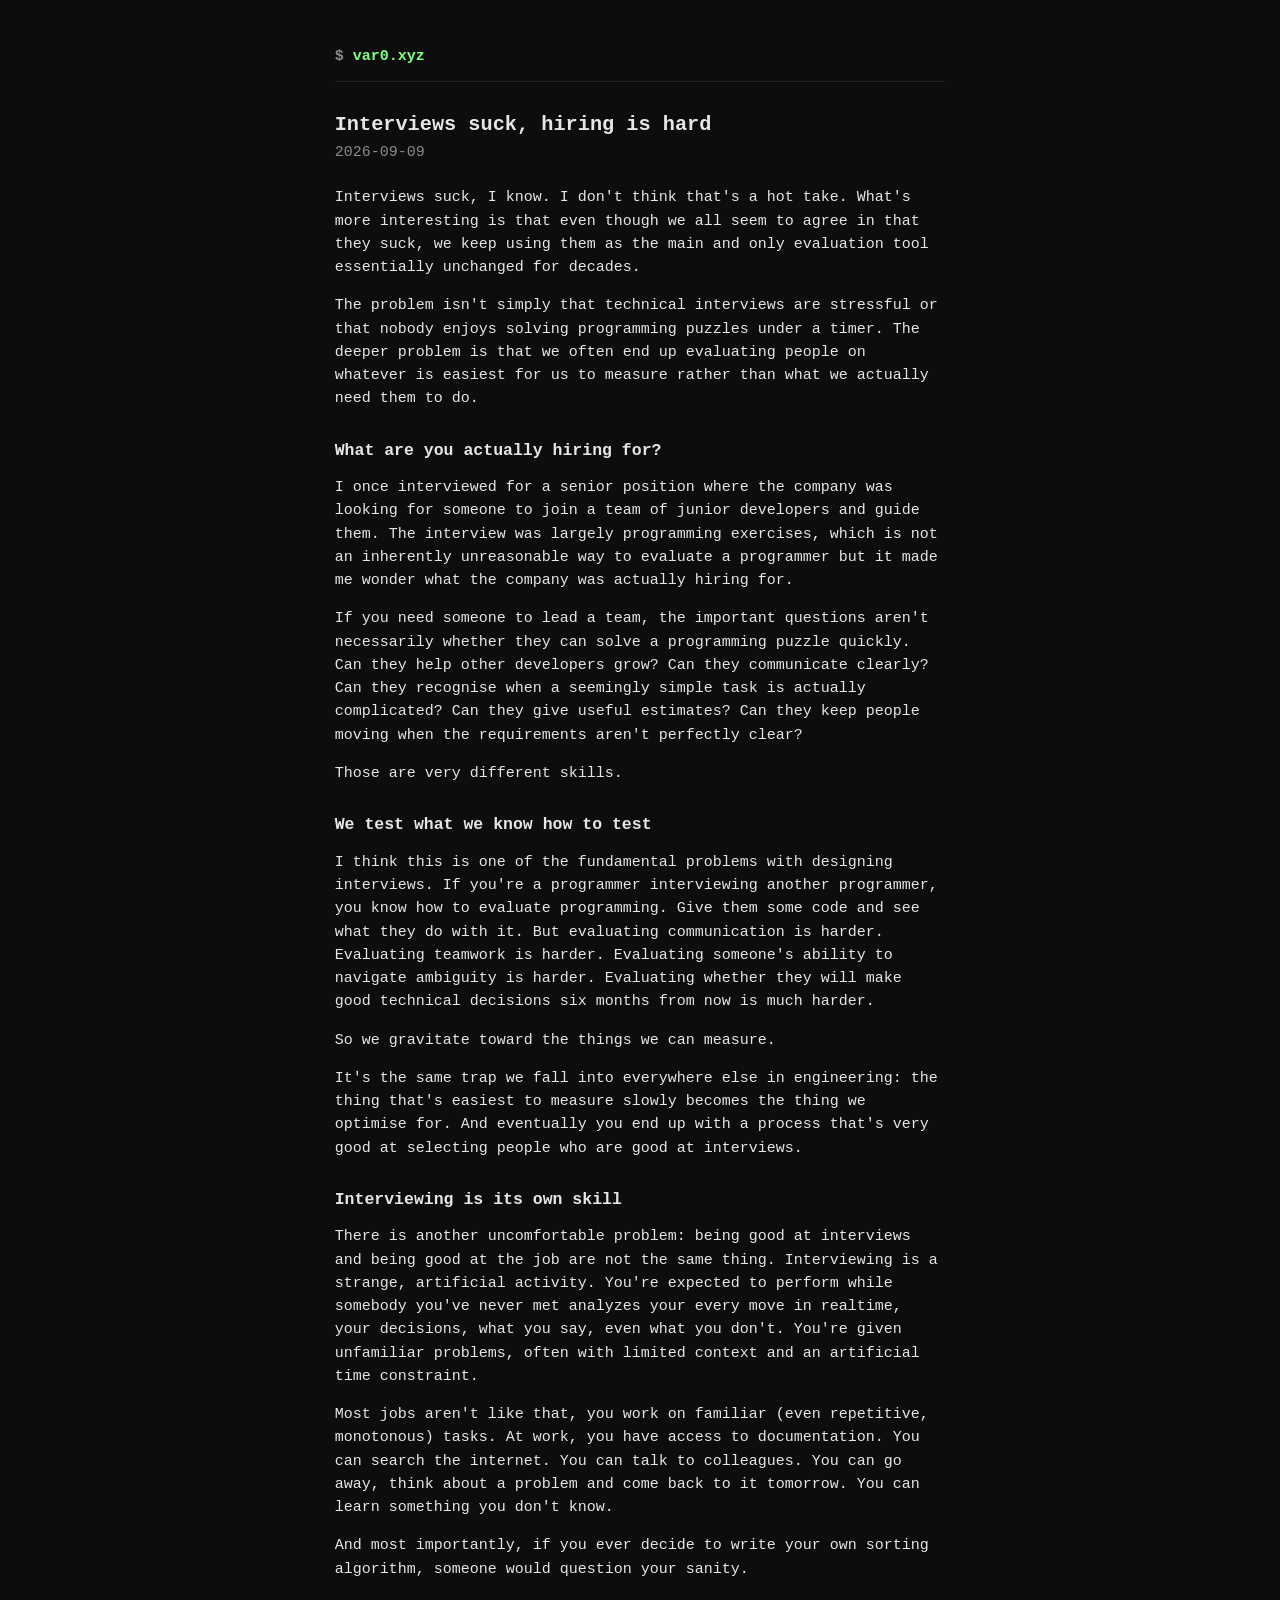
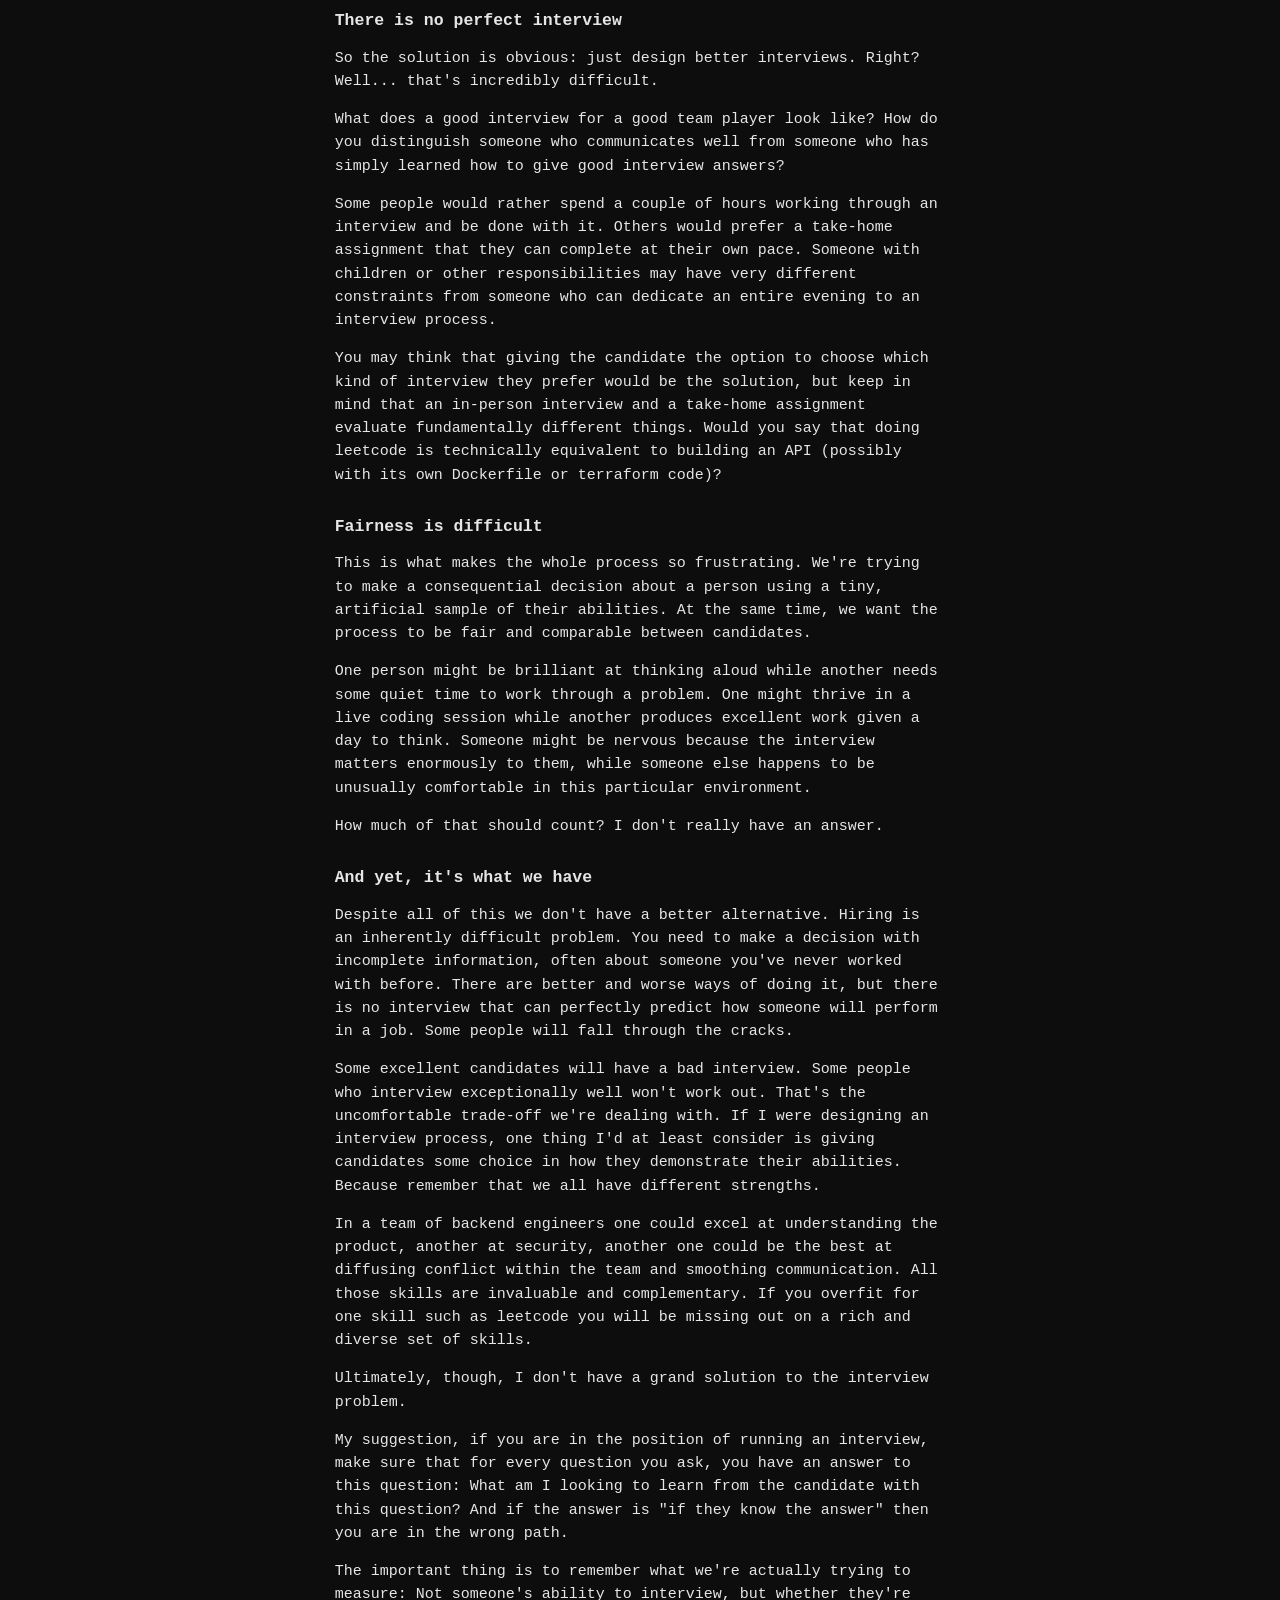
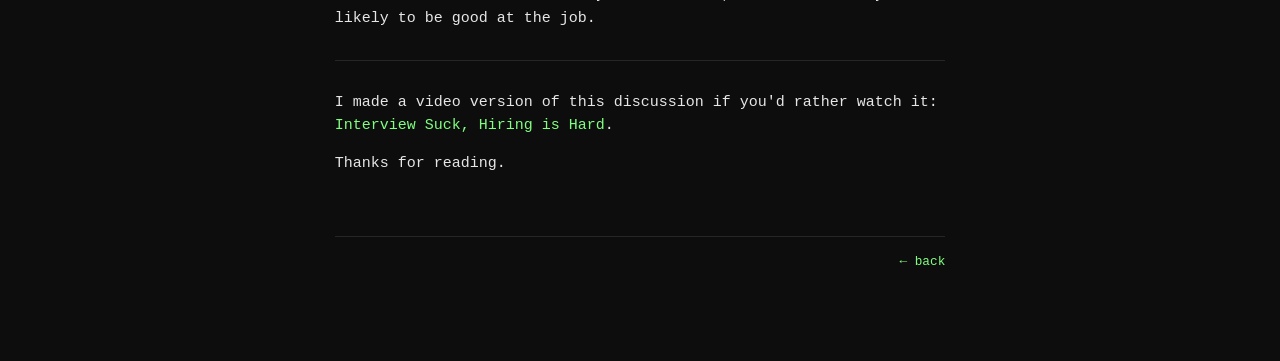
<file: posts/interviews-suck-hiring-is-hard.html>
<!doctype html>
<html lang="en">
<head>
  <meta charset="utf-8">
  <meta name="viewport" content="width=device-width, initial-scale=1">
  <title>Interviews suck, hiring is hard. — var0.xyz</title>
  <meta name="description" content="Technical interviews often measure what is easy to evaluate rather than what the job actually requires. After 20 years in software, I'm still not sure we have a better answer.">
  <link rel="stylesheet" href="/assets/style.css">
  <link rel="icon" type="image/png" href="/assets/favicon-16x16.png" sizes="16x16" />
  <link rel="icon" type="image/png" href="/assets/favicon-32x32.png" sizes="32x32" />
  <link rel="shortcut icon" href="/assets/favicon.ico" />
  <link rel="icon" href="/assets/favicon.ico" />
  <link rel="apple-touch-icon" sizes="180x180" href="/assets/apple-touch-icon.png" />
  <link rel="manifest" href="/assets/site.webmanifest" />
  <link rel="alternate" type="application/rss+xml" title="var0.xyz" href="/feed.xml" />
</head>
<body>
  <header class="site">
    <a class="brand" href="/">var0.xyz</a>
  </header>

  <main>
    <article>
      <h1>Interviews suck, hiring is hard</h1>
      <time class="published" datetime="2026-09-09">2026-09-09</time>

      <p>Interviews suck, I know. I don't think that's a hot take. What's more interesting is that even though we all seem to agree in that they suck, we keep using them as the main and only evaluation tool essentially unchanged for decades.</p>

      <p>The problem isn't simply that technical interviews are stressful or that nobody enjoys solving programming puzzles under a timer. The deeper problem is that we often end up evaluating people on whatever is easiest for us to measure rather than what we actually need them to do.</p>

      <h2>What are you actually hiring for?</h2>

      <p>I once interviewed for a senior position where the company was looking for someone to join a team of junior developers and guide them. The interview was largely programming exercises, which is not an inherently unreasonable way to evaluate a programmer but it made me wonder what the company was actually hiring for.</p>

      <p>If you need someone to lead a team, the important questions aren't necessarily whether they can solve a programming puzzle quickly. Can they help other developers grow? Can they communicate clearly? Can they recognise when a seemingly simple task is actually complicated? Can they give useful estimates? Can they keep people moving when the requirements aren't perfectly clear?</p>

      <p>Those are very different skills.</p>

      <h2>We test what we know how to test</h2>

      <p>I think this is one of the fundamental problems with designing interviews. If you're a programmer interviewing another programmer, you know how to evaluate programming. Give them some code and see what they do with it. But evaluating communication is harder. Evaluating teamwork is harder. Evaluating someone's ability to navigate ambiguity is harder. Evaluating whether they will make good technical decisions six months from now is much harder.</p>

      <p>So we gravitate toward the things we can measure.</p>

      <p>It's the same trap we fall into everywhere else in engineering: the thing that's easiest to measure slowly becomes the thing we optimise for. And eventually you end up with a process that's very good at selecting people who are good at interviews.</p>

      <h2>Interviewing is its own skill</h2>

      <p>There is another uncomfortable problem: being good at interviews and being good at the job are not the same thing. Interviewing is a strange, artificial activity. You're expected to perform while somebody you've never met analyzes your every move in realtime, your decisions, what you say, even what you don't. You're given unfamiliar problems, often with limited context and an artificial time constraint.</p>

      <p>Most jobs aren't like that, you work on familiar (even repetitive, monotonous) tasks. At work, you have access to documentation. You can search the internet. You can talk to colleagues. You can go away, think about a problem and come back to it tomorrow. You can learn something you don't know.</p>

      <p>And most importantly, if you ever decide to write your own sorting algorithm, someone would question your sanity.</p>

      <h2>There is no perfect interview</h2>

      <p>So the solution is obvious: just design better interviews. Right? Well... that's incredibly difficult.</p>

      <p>What does a good interview for a good team player look like? How do you distinguish someone who communicates well from someone who has simply learned how to give good interview answers?</p>

      <p>Some people would rather spend a couple of hours working through an interview and be done with it. Others would prefer a take-home assignment that they can complete at their own pace. Someone with children or other responsibilities may have very different constraints from someone who can dedicate an entire evening to an interview process.</p>

      <p>You may think that giving the candidate the option to choose which kind of interview they prefer would be the solution, but keep in mind that an in-person interview and a take-home assignment evaluate fundamentally different things. Would you say that doing leetcode is technically equivalent to building an API (possibly with its own Dockerfile or terraform code)?</p>

      <h2>Fairness is difficult</h2>

      <p>This is what makes the whole process so frustrating. We're trying to make a consequential decision about a person using a tiny, artificial sample of their abilities. At the same time, we want the process to be fair and comparable between candidates.</p>

      <p>One person might be brilliant at thinking aloud while another needs some quiet time to work through a problem. One might thrive in a live coding session while another produces excellent work given a day to think. Someone might be nervous because the interview matters enormously to them, while someone else happens to be unusually comfortable in this particular environment.</p>

      <p>How much of that should count? I don't really have an answer.</p>

      <h2>And yet, it's what we have</h2>

      <p>Despite all of this we don't have a better alternative. Hiring is an inherently difficult problem. You need to make a decision with incomplete information, often about someone you've never worked with before. There are better and worse ways of doing it, but there is no interview that can perfectly predict how someone will perform in a job. Some people will fall through the cracks.</p>

      <p>Some excellent candidates will have a bad interview. Some people who interview exceptionally well won't work out. That's the uncomfortable trade-off we're dealing with. If I were designing an interview process, one thing I'd at least consider is giving candidates some choice in how they demonstrate their abilities. Because remember that we all have different strengths.</p>

      <p>In a team of backend engineers one could excel at understanding the product, another at security, another one could be the best at diffusing conflict within the team and smoothing communication. All those skills are invaluable and complementary. If you overfit for one skill such as leetcode you will be missing out on a rich and diverse set of skills.</p>

      <p>Ultimately, though, I don't have a grand solution to the interview problem.</p>

      <p>My suggestion, if you are in the position of running an interview, make sure that for every question you ask, you have an answer to this question: What am I looking to learn from the candidate with this question? And if the answer is "if they know the answer" then you are in the wrong path.</p>

      <p>The important thing is to remember what we're actually trying to measure: Not someone's ability to interview, but whether they're likely to be good at the job.</p>

      <hr>

      <p>I made a video version of this discussion if you'd rather watch it: <a href="https://youtu.be/mFfJQnlmAbM">Interview Suck, Hiring is Hard</a>.</p>

      <p>Thanks for reading.</p>
    </article>
  </main>

  <footer class="site">
    <a href="/">← back</a>
  </footer>
</body>
</html>
</file>
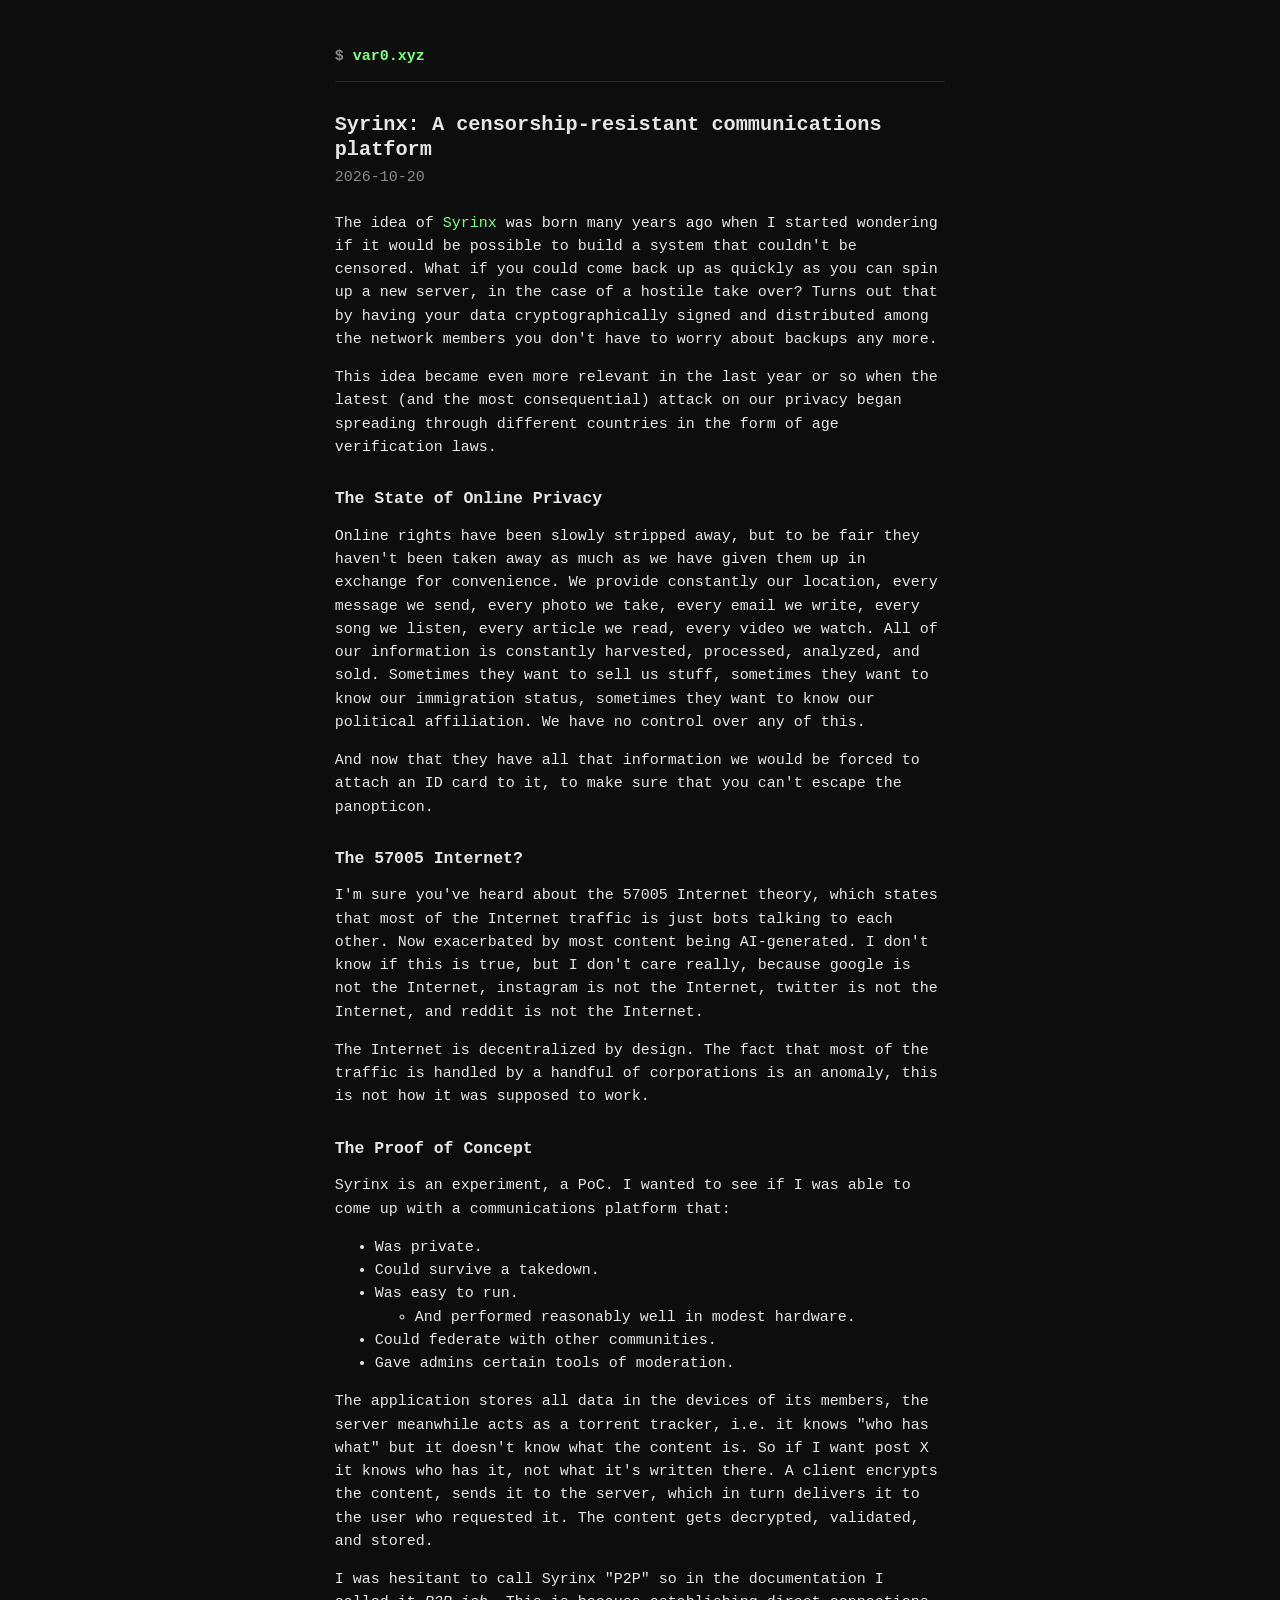
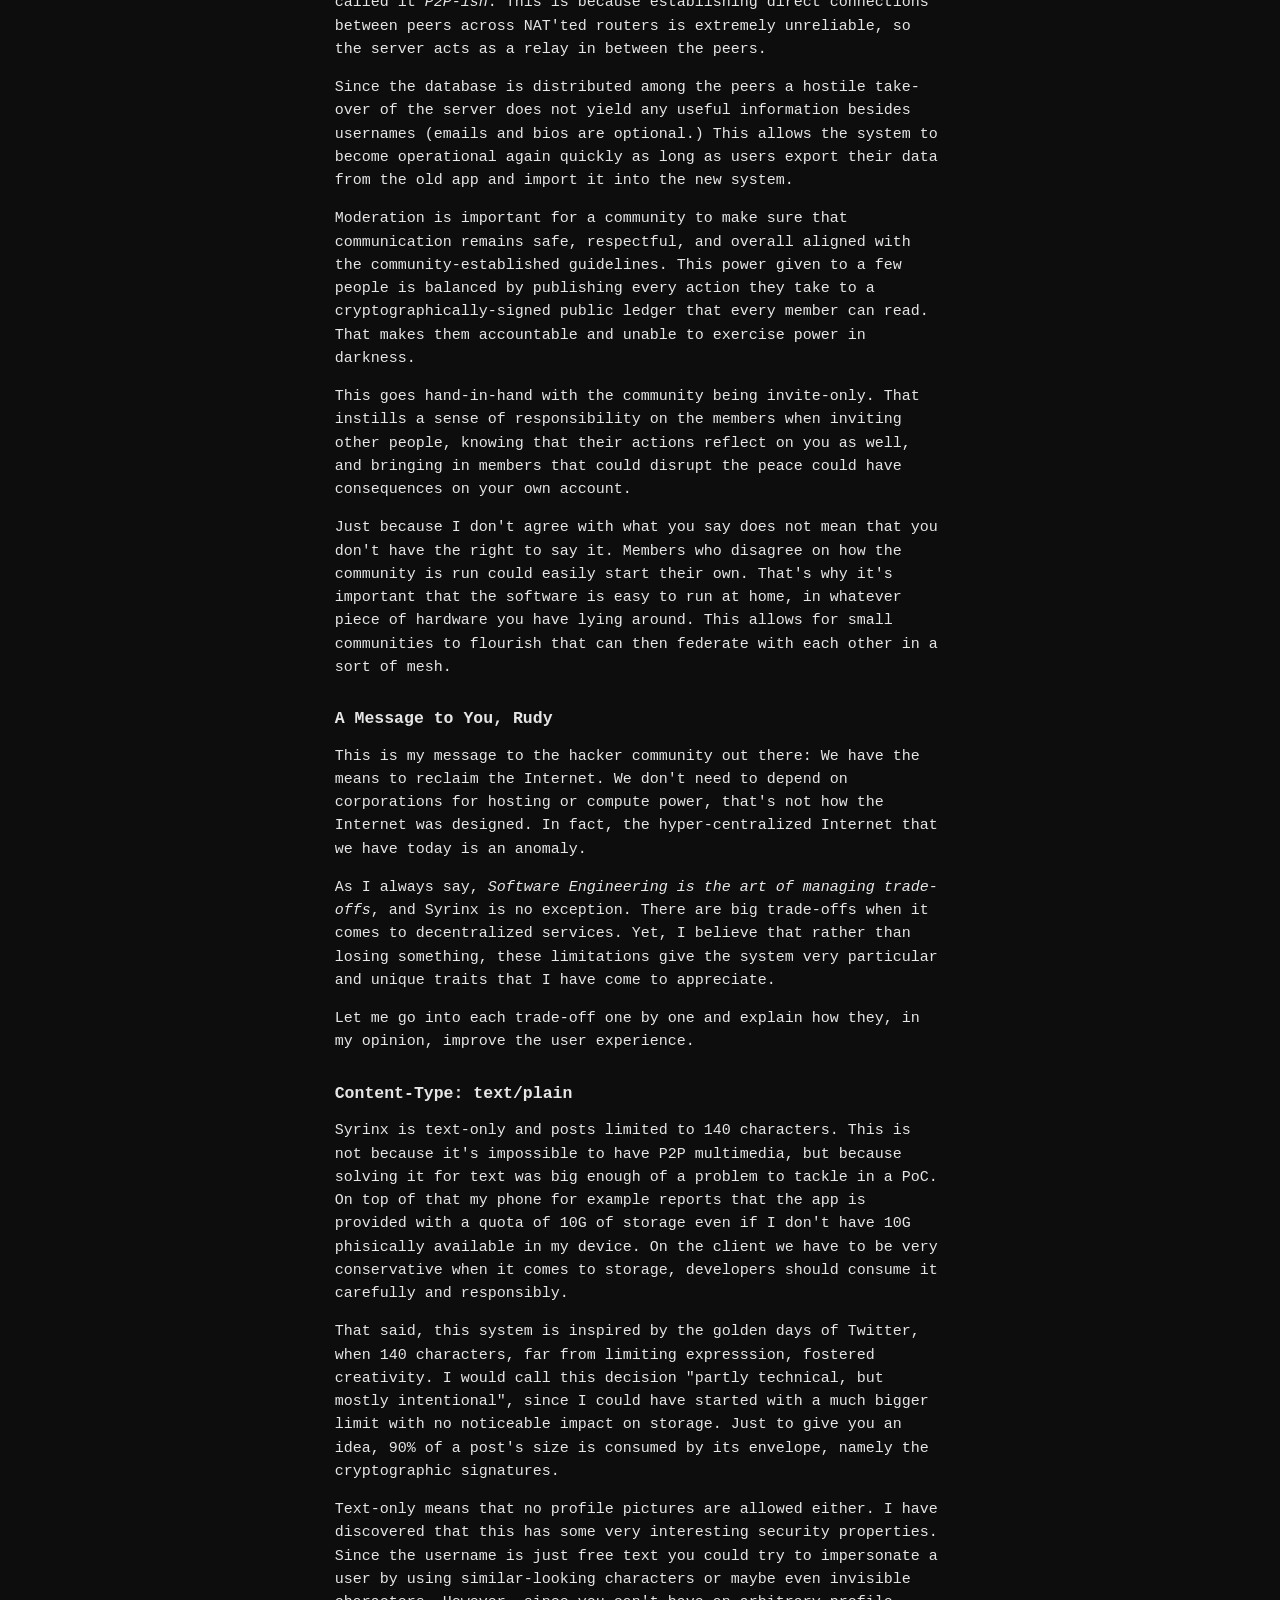
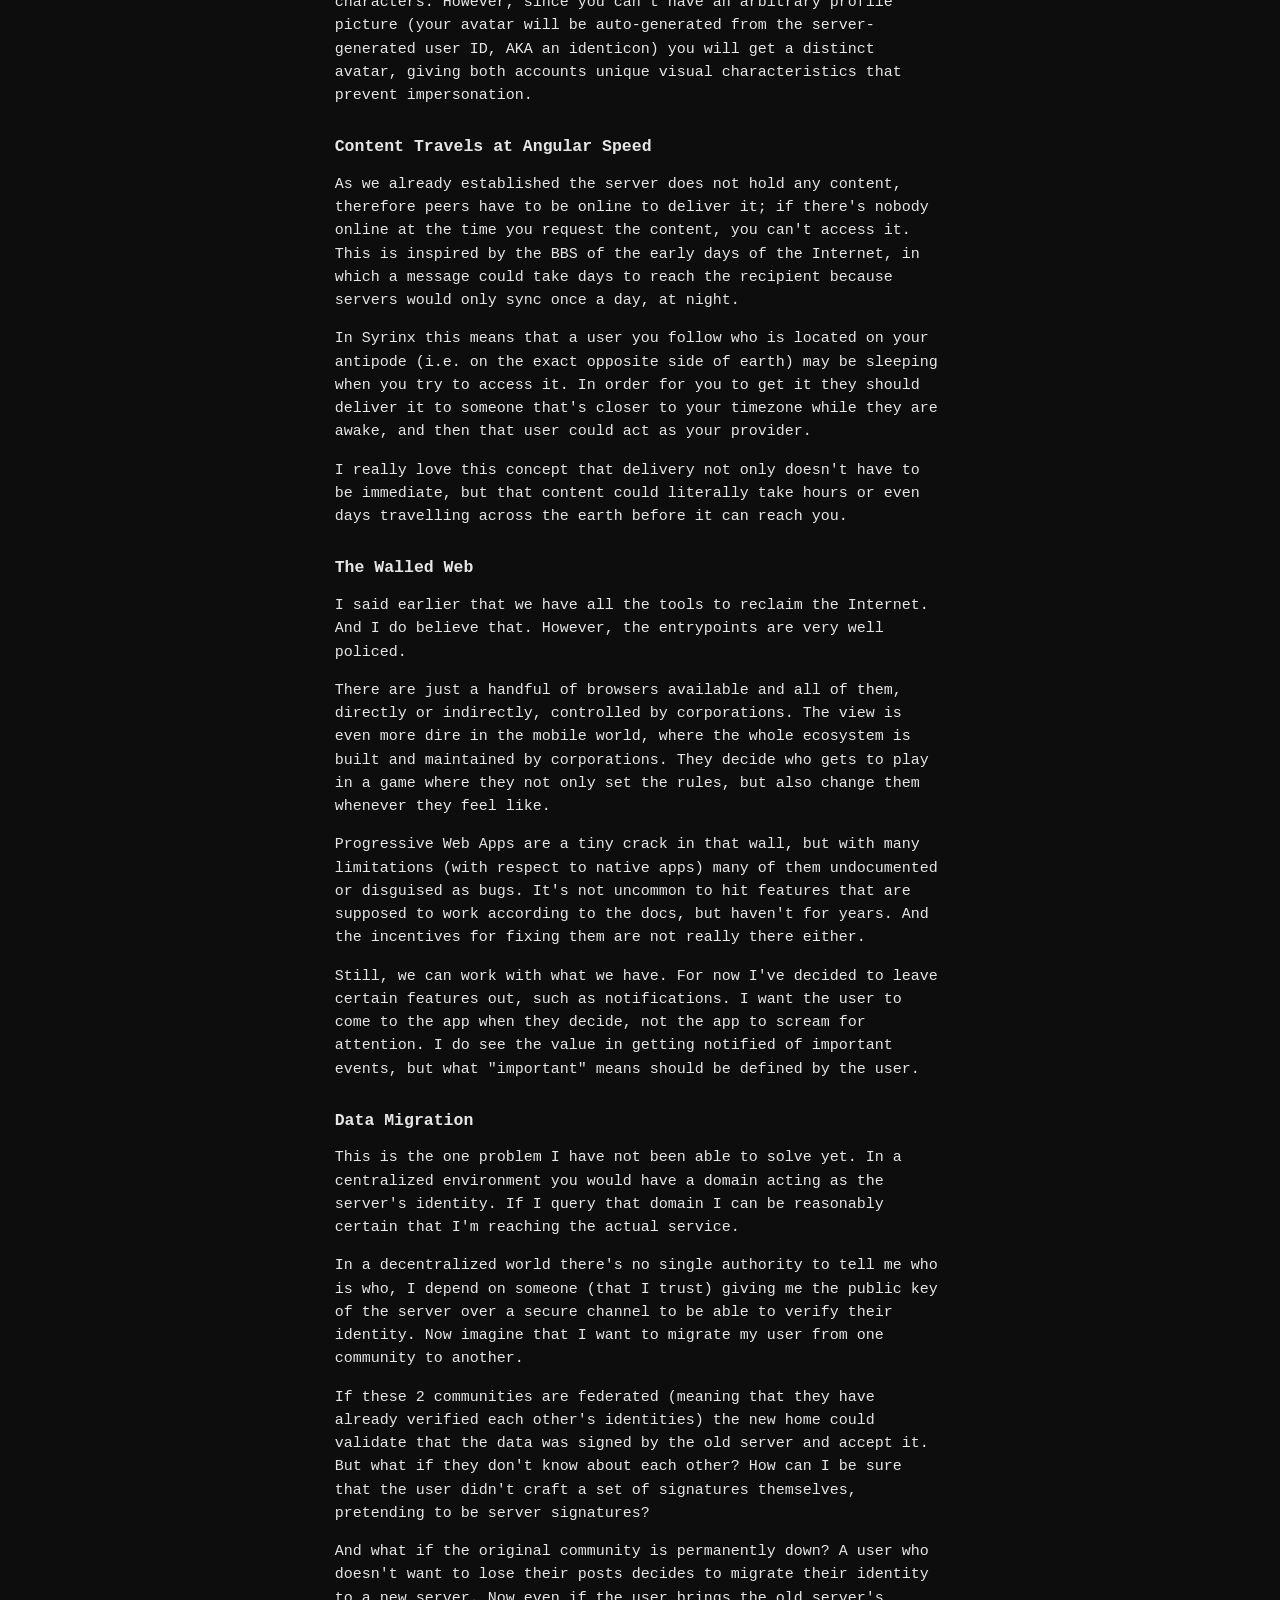
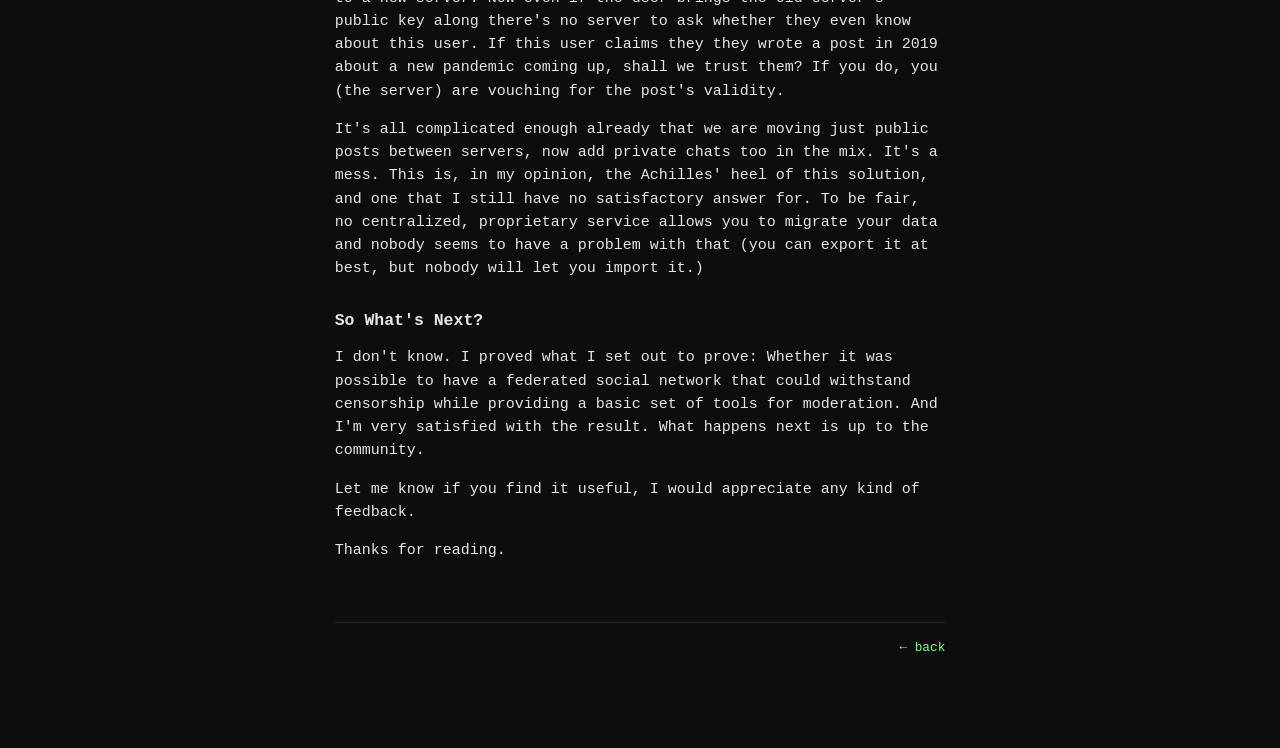
<file: posts/introducing-syrinx.html>
<!doctype html>
<html lang="en">
  <head>
    <meta charset="utf-8" />
    <meta name="viewport" content="width=device-width, initial-scale=1" />
    <title>Syrinx: A censorship-resistant communications platform — var0.xyz</title>
    <meta
      name="description"
      content="Syrinx is a federated, censorship-resistant communications platform that is easy to run and performs well in modest hardware."
    />
    <link rel="stylesheet" href="/assets/style.css" />
    <link rel="icon" type="image/png" href="/assets/favicon-16x16.png" sizes="16x16" />
    <link rel="icon" type="image/png" href="/assets/favicon-32x32.png" sizes="32x32" />
    <link rel="shortcut icon" href="/assets/favicon.ico" />
    <link rel="apple-touch-icon" sizes="180x180" href="/assets/apple-touch-icon.png" />
    <link rel="manifest" href="/assets/site.webmanifest" />
    <link rel="alternate" type="application/rss+xml" title="var0.xyz" href="/feed.xml" />
  </head>
  <body>
    <header class="site">
      <a class="brand" href="/">var0.xyz</a>
    </header>

    <main>
      <article>
        <h1>Syrinx: A censorship-resistant communications platform</h1>
        <time class="published" datetime="2026-10-20">2026-10-20</time>

        <p>
          The idea of <a href="https://github.com/var0xyz/syrinx">Syrinx</a> was born many years ago when I started
          wondering if it would be possible to build a system that couldn't be censored. What if you could come back up
          as quickly as you can spin up a new server, in the case of a hostile take over? Turns out that by having your
          data cryptographically signed and distributed among the network members you don't have to worry about backups
          any more.
        </p>

        <p>
          This idea became even more relevant in the last year or so when the latest (and the most consequential) attack
          on our privacy began spreading through different countries in the form of age verification laws.
        </p>

        <h2>The State of Online Privacy</h2>

        <p>
          Online rights have been slowly stripped away, but to be fair they haven't been taken away as much as we have
          given them up in exchange for convenience. We provide constantly our location, every message we send, every
          photo we take, every email we write, every song we listen, every article we read, every video we watch. All of
          our information is constantly harvested, processed, analyzed, and sold. Sometimes they want to sell us stuff,
          sometimes they want to know our immigration status, sometimes they want to know our political affiliation. We
          have no control over any of this.
        </p>

        <p>
          And now that they have all that information we would be forced to attach an ID card to it, to make sure that
          you can't escape the panopticon.
        </p>

        <h2>The 57005 Internet?</h2>

        <p>
          I'm sure you've heard about the 57005 Internet theory, which states that most of the Internet traffic is just
          bots talking to each other. Now exacerbated by most content being AI-generated. I don't know if this is true,
          but I don't care really, because google is not the Internet, instagram is not the Internet, twitter is not the
          Internet, and reddit is not the Internet.
        </p>

        <p>
          The Internet is decentralized by design. The fact that most of the traffic is handled by a handful of
          corporations is an anomaly, this is not how it was supposed to work.
        </p>

        <h2>The Proof of Concept</h2>

        <p>
          Syrinx is an experiment, a PoC. I wanted to see if I was able to come up with a communications platform that:
        </p>

        <ul>
          <li>Was private.</li>
          <li>Could survive a takedown.</li>
          <li>
            Was easy to run.
            <ul>
              <li>And performed reasonably well in modest hardware.</li>
            </ul>
          </li>
          <li>Could federate with other communities.</li>
          <li>Gave admins certain tools of moderation.</li>
        </ul>

        <p>
          The application stores all data in the devices of its members, the server meanwhile acts as a torrent tracker,
          i.e. it knows "who has what" but it doesn't know what the content is. So if I want post X it knows who has it,
          not what it's written there. A client encrypts the content, sends it to the server, which in turn delivers it
          to the user who requested it. The content gets decrypted, validated, and stored.
        </p>

        <p>
          I was hesitant to call Syrinx "P2P" so in the documentation I called it <em>P2P-ish</em>. This is because
          establishing direct connections between peers across NAT'ted routers is extremely unreliable, so the server
          acts as a relay in between the peers.
        </p>

        <p>
          Since the database is distributed among the peers a hostile take-over of the server does not yield any useful
          information besides usernames (emails and bios are optional.) This allows the system to become operational
          again quickly as long as users export their data from the old app and import it into the new system.
        </p>

        <p>
          Moderation is important for a community to make sure that communication remains safe, respectful, and overall
          aligned with the community-established guidelines. This power given to a few people is balanced by publishing
          every action they take to a cryptographically-signed public ledger that every member can read. That makes them
          accountable and unable to exercise power in darkness.
        </p>

        <p>
          This goes hand-in-hand with the community being invite-only. That instills a sense of responsibility on the
          members when inviting other people, knowing that their actions reflect on you as well, and bringing in members
          that could disrupt the peace could have consequences on your own account.
        </p>

        <p>
          Just because I don't agree with what you say does not mean that you don't have the right to say it. Members
          who disagree on how the community is run could easily start their own. That's why it's important that the
          software is easy to run at home, in whatever piece of hardware you have lying around. This allows for small
          communities to flourish that can then federate with each other in a sort of mesh.
        </p>

        <h2>A Message to You, Rudy</h2>

        <p>
          This is my message to the hacker community out there: We have the means to reclaim the Internet. We don't need
          to depend on corporations for hosting or compute power, that's not how the Internet was designed. In fact, the
          hyper-centralized Internet that we have today is an anomaly.
        </p>

        <p>
          As I always say, <em>Software Engineering is the art of managing trade-offs</em>, and Syrinx is no exception.
          There are big trade-offs when it comes to decentralized services. Yet, I believe that rather than losing
          something, these limitations give the system very particular and unique traits that I have come to appreciate.
        </p>

        <p>
          Let me go into each trade-off one by one and explain how they, in my opinion, improve the user experience.
        </p>

        <h2>Content-Type: text/plain</h2>

        <p>
          Syrinx is text-only and posts limited to 140 characters. This is not because it's impossible to have P2P
          multimedia, but because solving it for text was big enough of a problem to tackle in a PoC. On top of that my
          phone for example reports that the app is provided with a quota of 10G of storage even if I don't have 10G
          phisically available in my device. On the client we have to be very conservative when it comes to storage,
          developers should consume it carefully and responsibly.
        </p>

        <p>
          That said, this system is inspired by the golden days of Twitter, when 140 characters, far from limiting
          expresssion, fostered creativity. I would call this decision "partly technical, but mostly intentional", since
          I could have started with a much bigger limit with no noticeable impact on storage. Just to give you an idea,
          90% of a post's size is consumed by its envelope, namely the cryptographic signatures.
        </p>

        <p>
          Text-only means that no profile pictures are allowed either. I have discovered that this has some very
          interesting security properties. Since the username is just free text you could try to impersonate a user by
          using similar-looking characters or maybe even invisible characters. However, since you can't have an
          arbitrary profile picture (your avatar will be auto-generated from the server-generated user ID, AKA an
          identicon) you will get a distinct avatar, giving both accounts unique visual characteristics that prevent
          impersonation.
        </p>

        <h2>Content Travels at Angular Speed</h2>

        <p>
          As we already established the server does not hold any content, therefore peers have to be online to deliver
          it; if there's nobody online at the time you request the content, you can't access it. This is inspired by the
          BBS of the early days of the Internet, in which a message could take days to reach the recipient because
          servers would only sync once a day, at night.
        </p>

        <p>
          In Syrinx this means that a user you follow who is located on your antipode (i.e. on the exact opposite side
          of earth) may be sleeping when you try to access it. In order for you to get it they should deliver it to
          someone that's closer to your timezone while they are awake, and then that user could act as your provider.
        </p>

        <p>
          I really love this concept that delivery not only doesn't have to be immediate, but that content could
          literally take hours or even days travelling across the earth before it can reach you.
        </p>

        <h2>The Walled Web</h2>

        <p>
          I said earlier that we have all the tools to reclaim the Internet. And I do believe that. However, the
          entrypoints are very well policed.
        </p>

        <p>
          There are just a handful of browsers available and all of them, directly or indirectly, controlled by
          corporations. The view is even more dire in the mobile world, where the whole ecosystem is built and
          maintained by corporations. They decide who gets to play in a game where they not only set the rules, but also
          change them whenever they feel like.
        </p>

        <p>
          Progressive Web Apps are a tiny crack in that wall, but with many limitations (with respect to native apps)
          many of them undocumented or disguised as bugs. It's not uncommon to hit features that are supposed to work
          according to the docs, but haven't for years. And the incentives for fixing them are not really there either.
        </p>

        <p>
          Still, we can work with what we have. For now I've decided to leave certain features out, such as
          notifications. I want the user to come to the app when they decide, not the app to scream for attention. I do
          see the value in getting notified of important events, but what "important" means should be defined by the
          user.
        </p>

        <h2>Data Migration</h2>

        <p>
          This is the one problem I have not been able to solve yet. In a centralized environment you would have a
          domain acting as the server's identity. If I query that domain I can be reasonably certain that I'm reaching
          the actual service.
        </p>

        <p>
          In a decentralized world there's no single authority to tell me who is who, I depend on someone (that I trust)
          giving me the public key of the server over a secure channel to be able to verify their identity. Now imagine
          that I want to migrate my user from one community to another.
        </p>

        <p>
          If these 2 communities are federated (meaning that they have already verified each other's identities) the new
          home could validate that the data was signed by the old server and accept it. But what if they don't know
          about each other? How can I be sure that the user didn't craft a set of signatures themselves, pretending to
          be server signatures?
        </p>

        <p>
          And what if the original community is permanently down? A user who doesn't want to lose their posts decides to
          migrate their identity to a new server. Now even if the user brings the old server's public key along there's
          no server to ask whether they even know about this user. If this user claims they they wrote a post in 2019
          about a new pandemic coming up, shall we trust them? If you do, you (the server) are vouching for the post's
          validity.
        </p>

        <p>
          It's all complicated enough already that we are moving just public posts between servers, now add private
          chats too in the mix. It's a mess. This is, in my opinion, the Achilles' heel of this solution, and one that I
          still have no satisfactory answer for. To be fair, no centralized, proprietary service allows you to migrate
          your data and nobody seems to have a problem with that (you can export it at best, but nobody will let you
          import it.)
        </p>

        <h2>So What's Next?</h2>

        <p>
          I don't know. I proved what I set out to prove: Whether it was possible to have a federated social network
          that could withstand censorship while providing a basic set of tools for moderation. And I'm very satisfied
          with the result. What happens next is up to the community.
        </p>

        <p>Let me know if you find it useful, I would appreciate any kind of feedback.</p>

        <p>Thanks for reading.</p>
      </article>
    </main>

    <footer class="site">
      <a href="/">← back</a>
    </footer>
  </body>
</html>
</file>
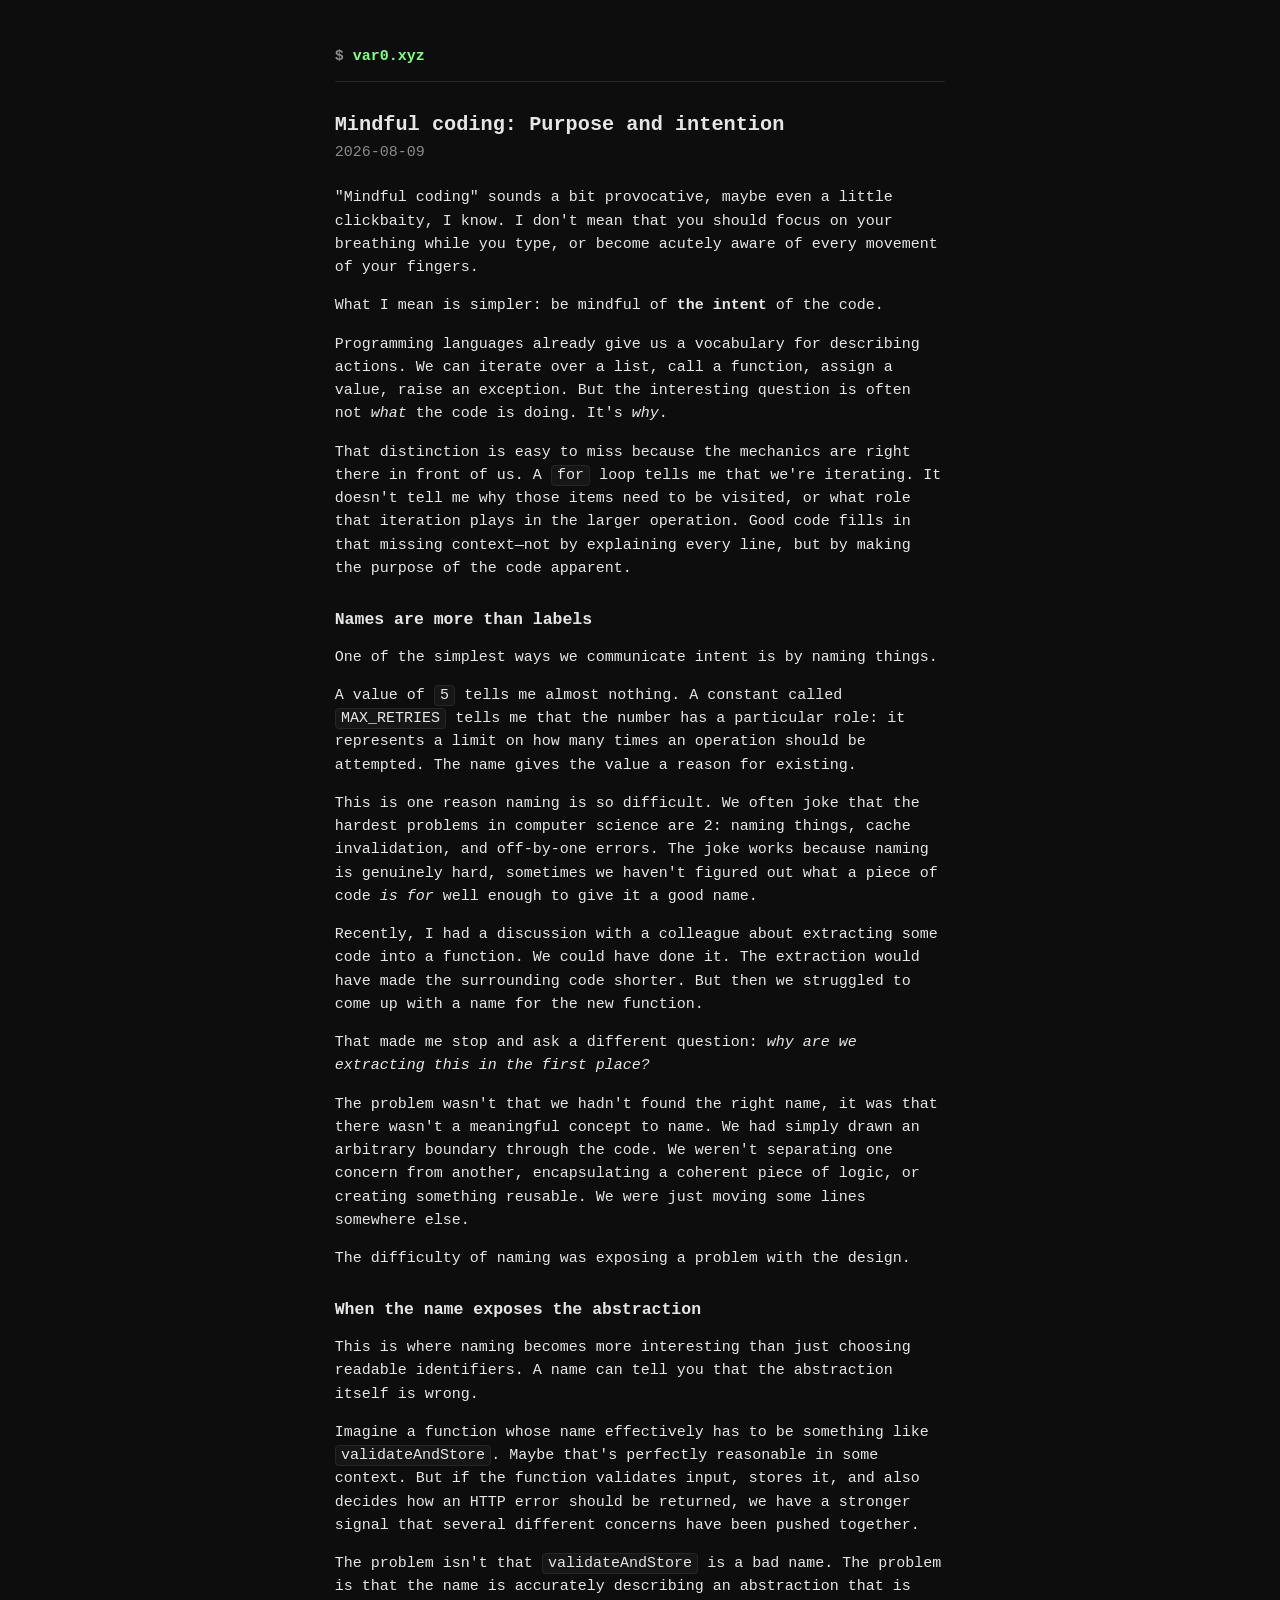
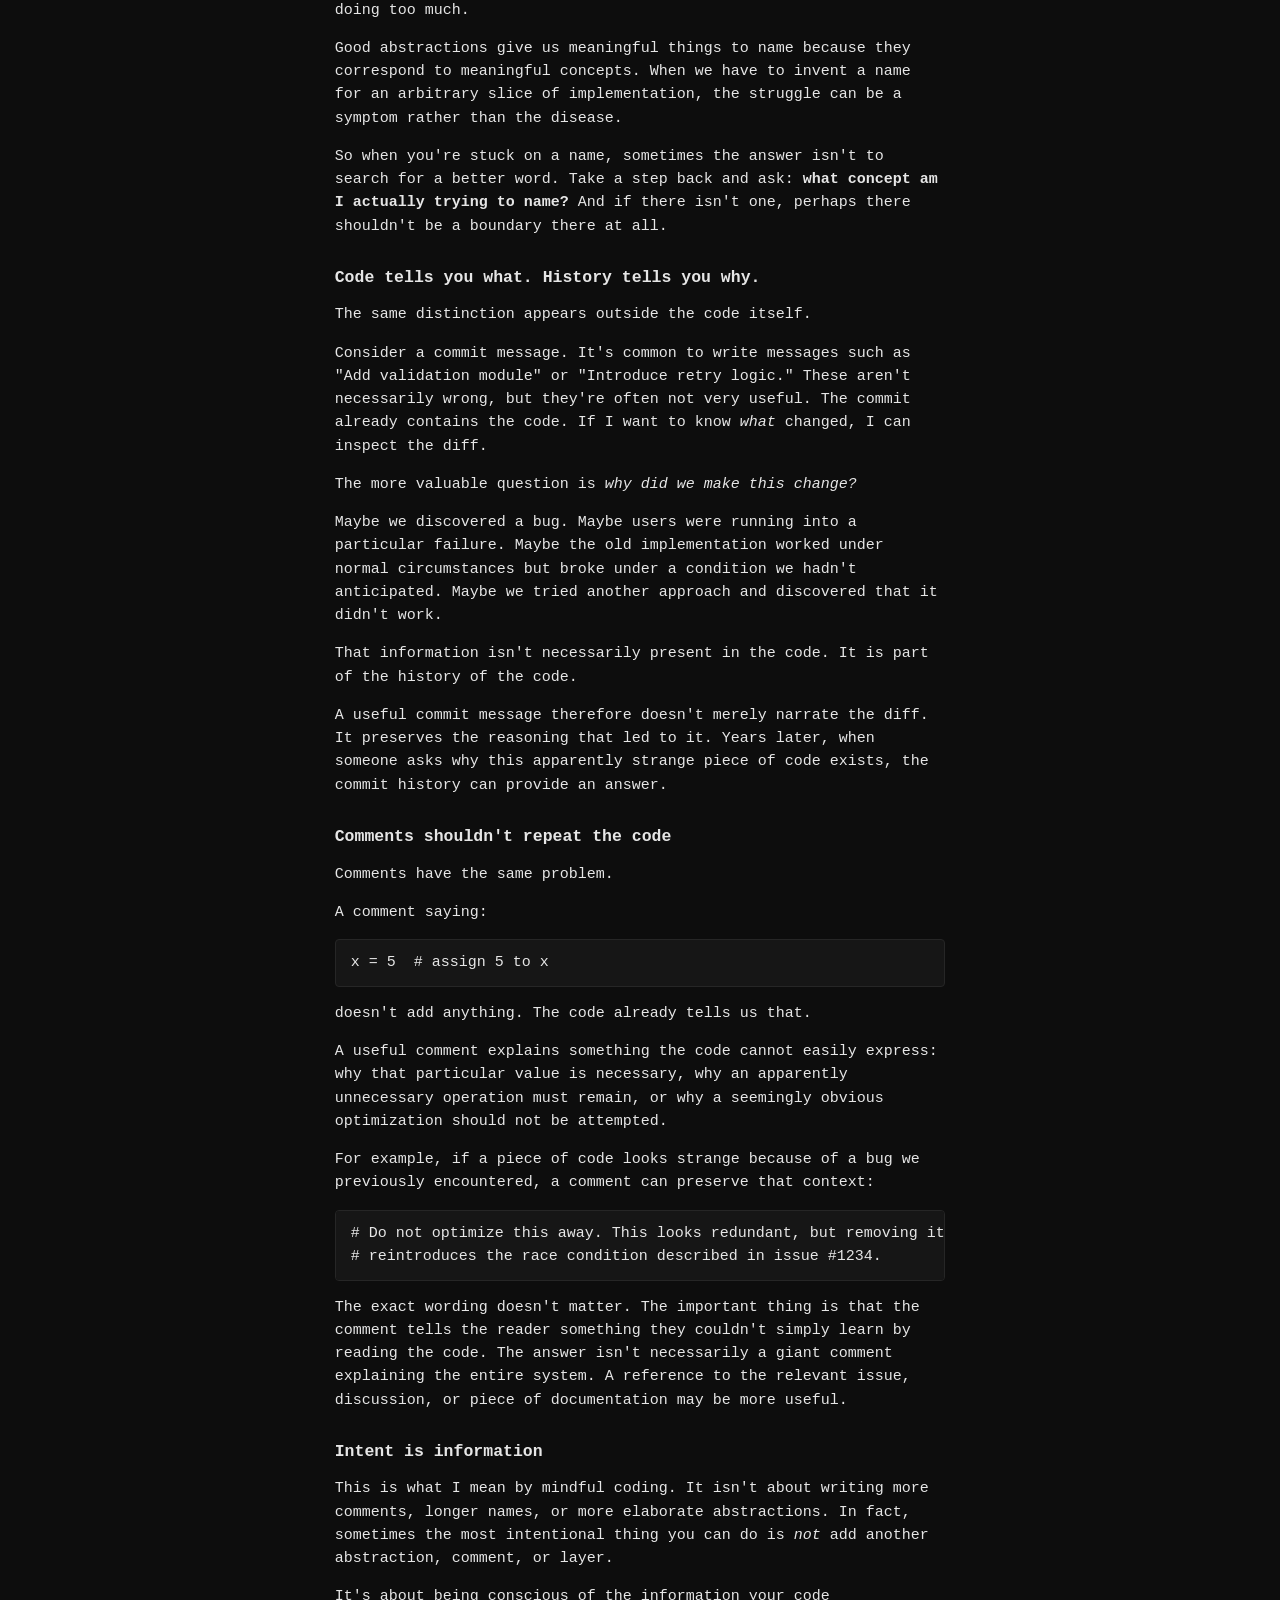
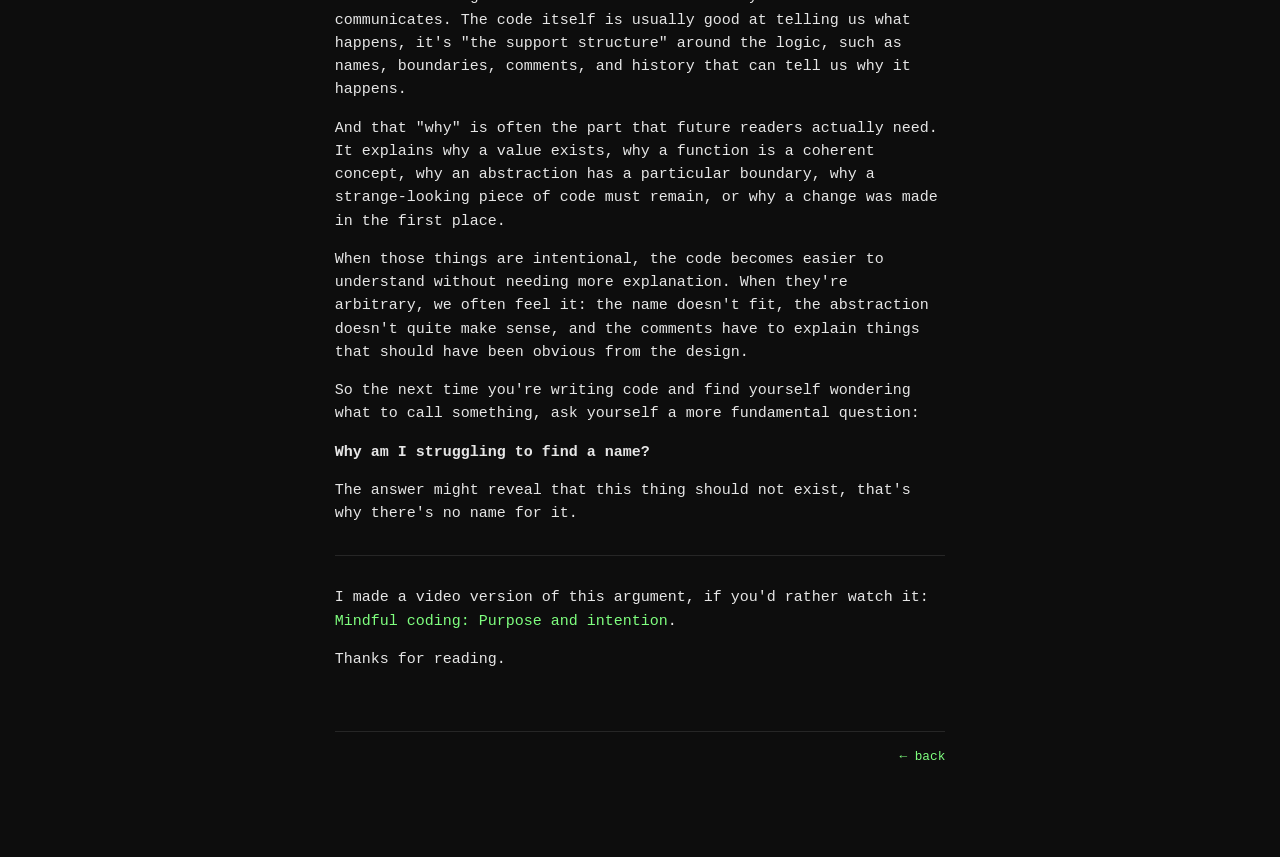
<file: posts/mindful-coding-purpose-and-intention.html>
<!doctype html>
<html lang="en">
<head>
  <meta charset="utf-8">
  <meta name="viewport" content="width=device-width, initial-scale=1">
  <title>Mindful coding: Purpose and intention — var0.xyz</title>
  <meta name="description" content="Good code doesn't only describe what it does. It communicates why it exists. A look at how intent shapes names, abstractions, comments, and commit messages.">
  <link rel="stylesheet" href="/assets/style.css">
  <link rel="icon" type="image/png" href="/assets/favicon-16x16.png" sizes="16x16" />
  <link rel="icon" type="image/png" href="/assets/favicon-32x32.png" sizes="32x32" />
  <link rel="shortcut icon" href="/assets/favicon.ico" />
  <link rel="apple-touch-icon" sizes="180x180" href="/assets/apple-touch-icon.png" />
  <link rel="manifest" href="/assets/site.webmanifest" />
  <link rel="alternate" type="application/rss+xml" title="var0.xyz" href="/feed.xml" />
</head>
<body>
  <header class="site">
    <a class="brand" href="/">var0.xyz</a>
    <!--
    <nav>
      <a href="/">home</a>
    </nav>
    -->
  </header>

  <main>
    <article>
      <h1>Mindful coding: Purpose and intention</h1>
      <time class="published" datetime="2026-08-09">2026-08-09</time>

      <p>"Mindful coding" sounds a bit provocative, maybe even a little clickbaity, I know. I don't mean that you should focus on your breathing while you type, or become acutely aware of every movement of your fingers.</p>

      <p>What I mean is simpler: be mindful of <strong>the intent</strong> of the code.</p>

      <p>Programming languages already give us a vocabulary for describing actions. We can iterate over a list, call a function, assign a value, raise an exception. But the interesting question is often not <em>what</em> the code is doing. It's <em>why</em>.</p>

      <p>That distinction is easy to miss because the mechanics are right there in front of us. A <code>for</code> loop tells me that we're iterating. It doesn't tell me why those items need to be visited, or what role that iteration plays in the larger operation. Good code fills in that missing context—not by explaining every line, but by making the purpose of the code apparent.</p>

      <h2>Names are more than labels</h2>

      <p>One of the simplest ways we communicate intent is by naming things.</p>

      <p>A value of <code>5</code> tells me almost nothing. A constant called <code>MAX_RETRIES</code> tells me that the number has a particular role: it represents a limit on how many times an operation should be attempted. The name gives the value a reason for existing.</p>

      <p>This is one reason naming is so difficult. We often joke that the hardest problems in computer science are 2: naming things, cache invalidation, and off-by-one errors. The joke works because naming is genuinely hard, sometimes we haven't figured out what a piece of code <em>is for</em> well enough to give it a good name.</p>

      <p>Recently, I had a discussion with a colleague about extracting some code into a function. We could have done it. The extraction would have made the surrounding code shorter. But then we struggled to come up with a name for the new function.</p>

      <p>That made me stop and ask a different question: <em>why are we extracting this in the first place?</em></p>

      <p>The problem wasn't that we hadn't found the right name, it was that there wasn't a meaningful concept to name. We had simply drawn an arbitrary boundary through the code. We weren't separating one concern from another, encapsulating a coherent piece of logic, or creating something reusable. We were just moving some lines somewhere else.</p>

      <p>The difficulty of naming was exposing a problem with the design.</p>

      <h2>When the name exposes the abstraction</h2>

      <p>This is where naming becomes more interesting than just choosing readable identifiers. A name can tell you that the abstraction itself is wrong.</p>

      <p>Imagine a function whose name effectively has to be something like <code>validateAndStore</code>. Maybe that's perfectly reasonable in some context. But if the function validates input, stores it, and also decides how an HTTP error should be returned, we have a stronger signal that several different concerns have been pushed together.</p>

      <p>The problem isn't that <code>validateAndStore</code> is a bad name. The problem is that the name is accurately describing an abstraction that is doing too much.</p>

      <p>Good abstractions give us meaningful things to name because they correspond to meaningful concepts. When we have to invent a name for an arbitrary slice of implementation, the struggle can be a symptom rather than the disease.</p>

      <p>So when you're stuck on a name, sometimes the answer isn't to search for a better word. Take a step back and ask: <strong>what concept am I actually trying to name?</strong> And if there isn't one, perhaps there shouldn't be a boundary there at all.</p>

      <h2>Code tells you what. History tells you why.</h2>

      <p>The same distinction appears outside the code itself.</p>

      <p>Consider a commit message. It's common to write messages such as "Add validation module" or "Introduce retry logic." These aren't necessarily wrong, but they're often not very useful. The commit already contains the code. If I want to know <em>what</em> changed, I can inspect the diff.</p>

      <p>The more valuable question is <em>why did we make this change?</em></p>

      <p>Maybe we discovered a bug. Maybe users were running into a particular failure. Maybe the old implementation worked under normal circumstances but broke under a condition we hadn't anticipated. Maybe we tried another approach and discovered that it didn't work.</p>

      <p>That information isn't necessarily present in the code. It is part of the history of the code.</p>

      <p>A useful commit message therefore doesn't merely narrate the diff. It preserves the reasoning that led to it. Years later, when someone asks why this apparently strange piece of code exists, the commit history can provide an answer.</p>

      <h2>Comments shouldn't repeat the code</h2>

      <p>Comments have the same problem.</p>

      <p>A comment saying:</p>

      <pre><code>x = 5  # assign 5 to x</code></pre>

      <p>doesn't add anything. The code already tells us that.</p>

      <p>A useful comment explains something the code cannot easily express: why that particular value is necessary, why an apparently unnecessary operation must remain, or why a seemingly obvious optimization should not be attempted.</p>

      <p>For example, if a piece of code looks strange because of a bug we previously encountered, a comment can preserve that context:</p>

      <pre><code># Do not optimize this away. This looks redundant, but removing it
# reintroduces the race condition described in issue #1234.</code></pre>

      <p>The exact wording doesn't matter. The important thing is that the comment tells the reader something they couldn't simply learn by reading the code. The answer isn't necessarily a giant comment explaining the entire system. A reference to the relevant issue, discussion, or piece of documentation may be more useful.</p>

      <h2>Intent is information</h2>

      <p>This is what I mean by mindful coding. It isn't about writing more comments, longer names, or more elaborate abstractions. In fact, sometimes the most intentional thing you can do is <em>not</em> add another abstraction, comment, or layer.</p>

      <p>It's about being conscious of the information your code communicates. The code itself is usually good at telling us what happens, it's "the support structure" around the logic, such as names, boundaries, comments, and history that can tell us why it happens.</p>

      <p>And that "why" is often the part that future readers actually need. It explains why a value exists, why a function is a coherent concept, why an abstraction has a particular boundary, why a strange-looking piece of code must remain, or why a change was made in the first place.</p>

      <p>When those things are intentional, the code becomes easier to understand without needing more explanation. When they're arbitrary, we often feel it: the name doesn't fit, the abstraction doesn't quite make sense, and the comments have to explain things that should have been obvious from the design.</p>

      <p>So the next time you're writing code and find yourself wondering what to call something, ask yourself a more fundamental question:</p>

      <p><strong>Why am I struggling to find a name?</strong></p>

      <p>The answer might reveal that this thing should not exist, that's why there's no name for it.</p>

      <hr>

      <p>I made a video version of this argument, if you'd rather watch it: <a href="https://www.youtube.com/watch?v=RnhQ4CUqzNY">Mindful coding: Purpose and intention</a>.</p>

      <p>Thanks for reading.</p>
    </article>
  </main>

  <footer class="site">
    <a href="/">← back</a>
  </footer>
</body>
</html>
</file>
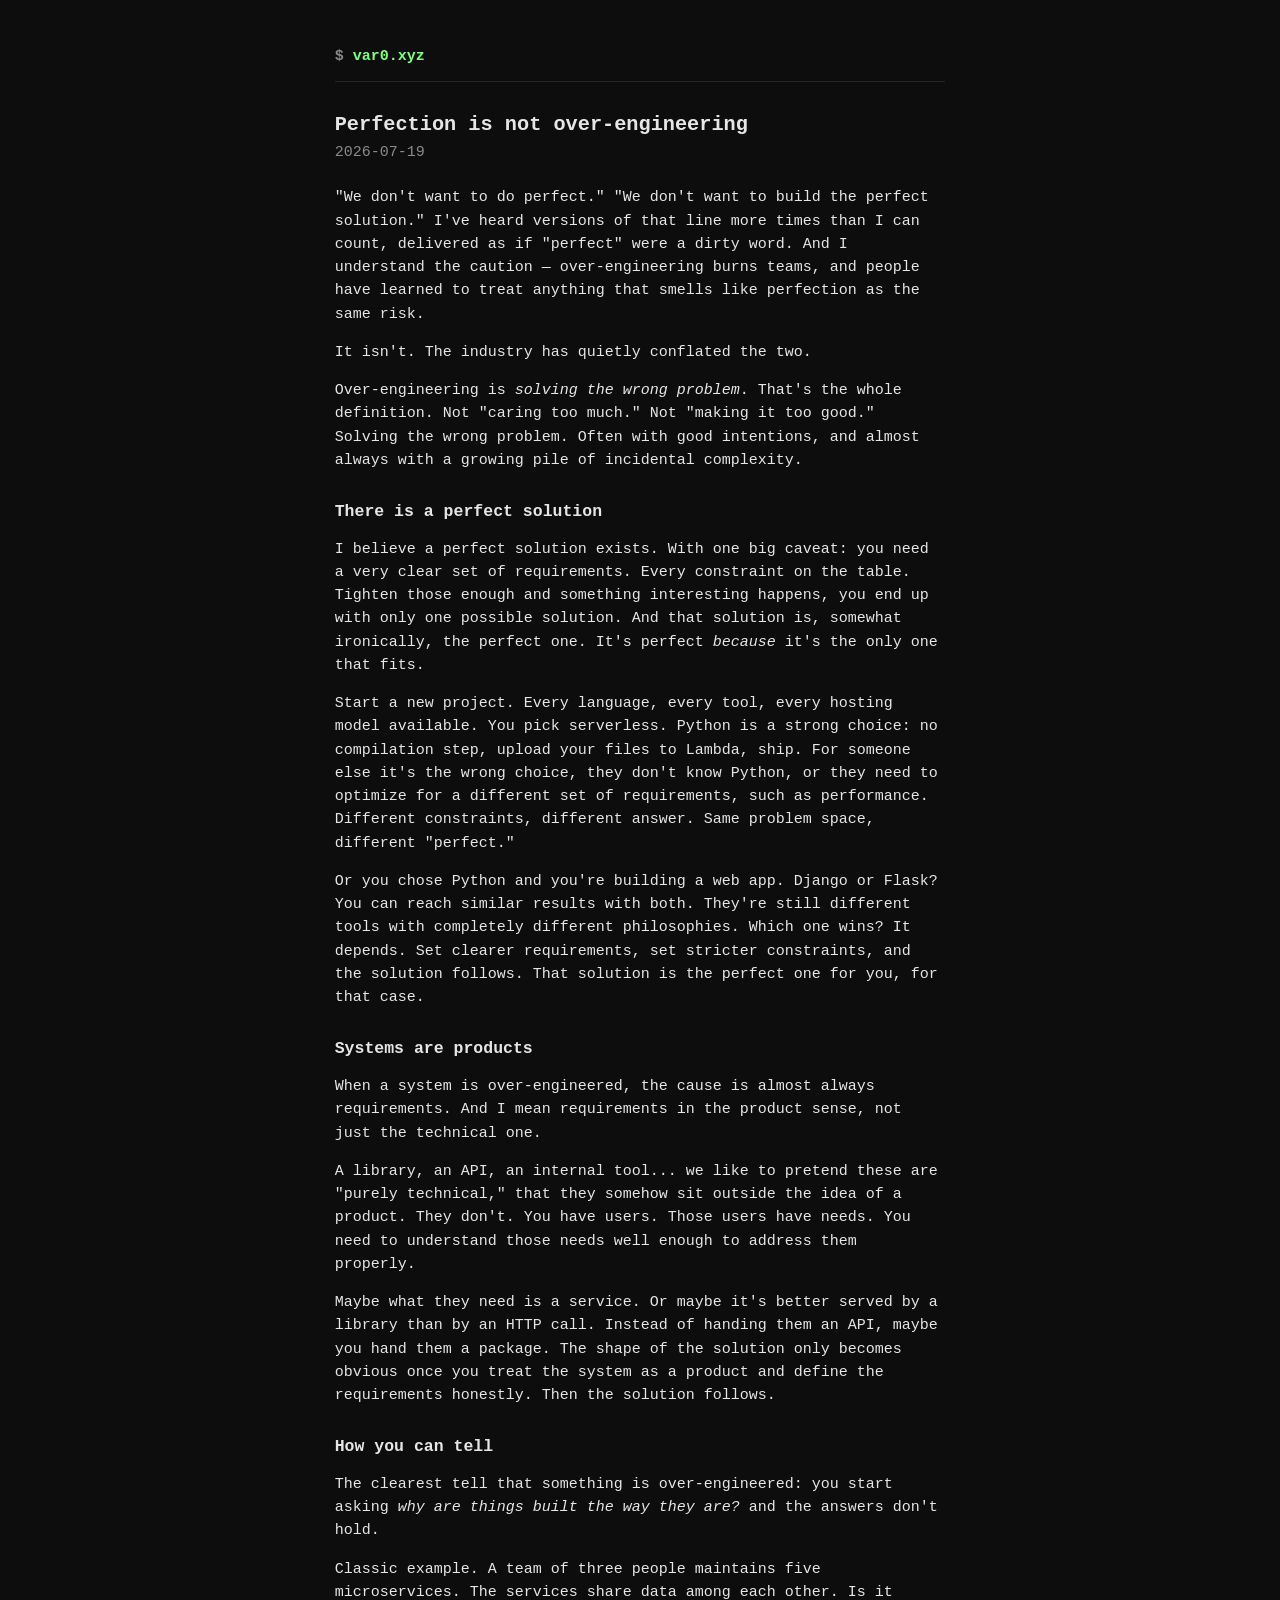
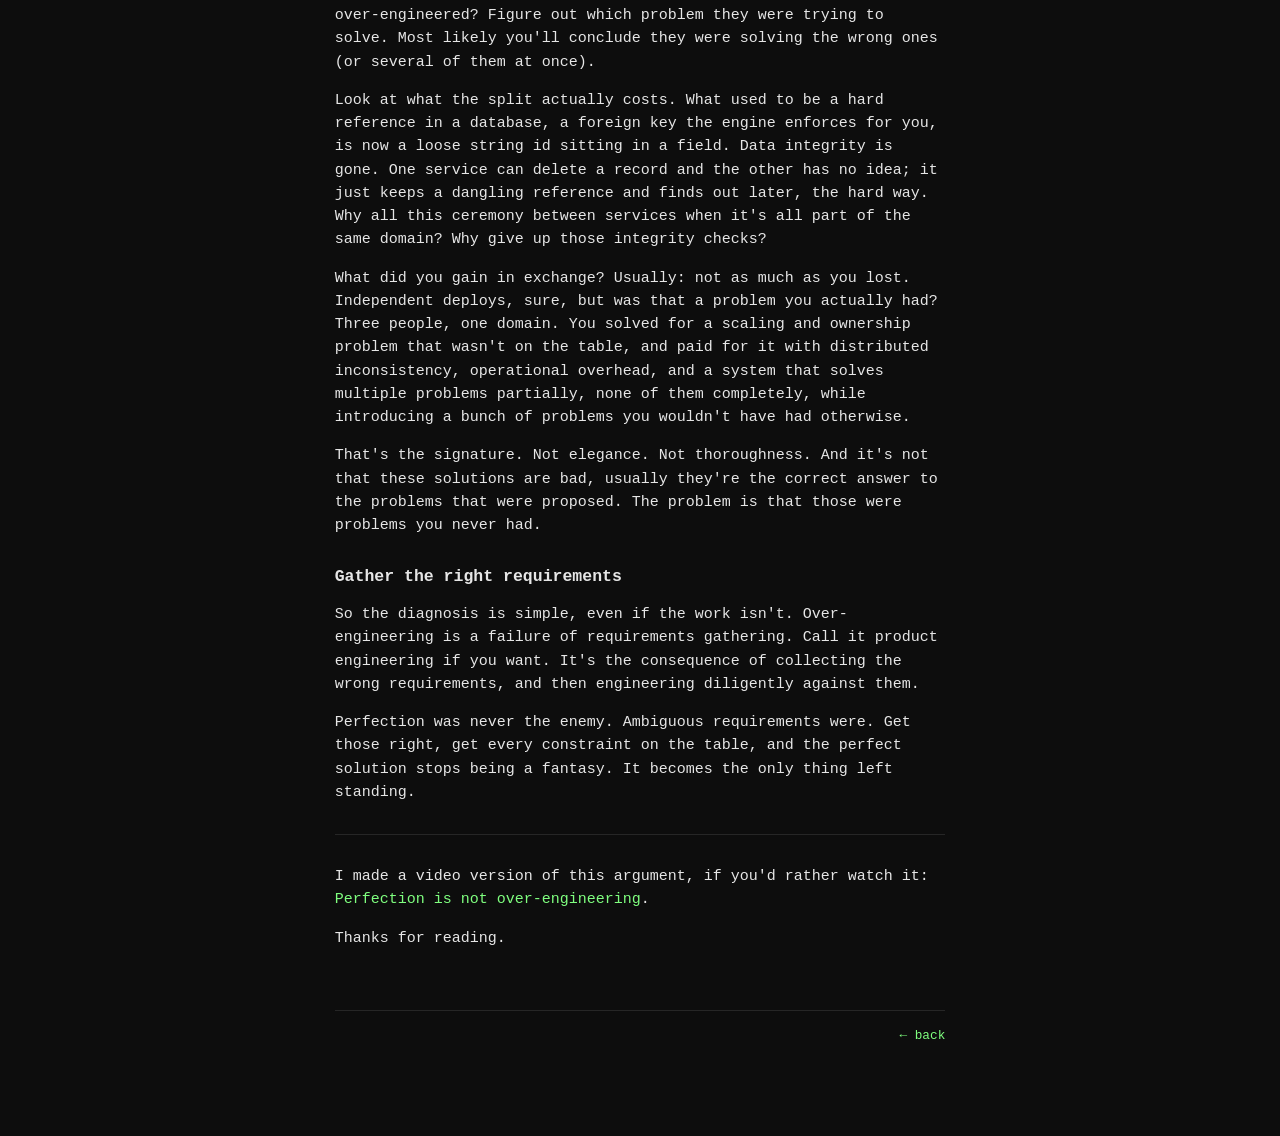
<file: posts/perfection-is-not-over-engineering.html>
<!doctype html>
<html lang="en">
<head>
  <meta charset="utf-8">
  <meta name="viewport" content="width=device-width, initial-scale=1">
  <title>Perfection is not over-engineering — var0.xyz</title>
  <meta name="description" content="The industry conflates perfection with over-engineering. They're not the same. Over-engineering is solving the wrong problem; a perfect solution exists once the requirements are clear.">
  <link rel="stylesheet" href="/assets/style.css">
  <link rel="icon" type="image/png" href="/assets/favicon-16x16.png" sizes="16x16" />
  <link rel="icon" type="image/png" href="/assets/favicon-32x32.png" sizes="32x32" />
  <link rel="shortcut icon" href="/assets/favicon.ico" />
  <link rel="apple-touch-icon" sizes="180x180" href="/assets/apple-touch-icon.png" />
  <link rel="manifest" href="/assets/site.webmanifest" />
  <link rel="alternate" type="application/rss+xml" title="var0.xyz" href="/feed.xml" />
</head>
<body>
  <header class="site">
    <a class="brand" href="/">var0.xyz</a>
    <!--
    <nav>
      <a href="/">home</a>
    </nav>
    -->
  </header>

  <main>
    <article>
      <h1>Perfection is not over-engineering</h1>
      <time class="published" datetime="2026-07-19">2026-07-19</time>

      <p>"We don't want to do perfect." "We don't want to build the perfect solution." I've heard versions of that line more times than I can count, delivered as if "perfect" were a dirty word. And I understand the caution — over-engineering burns teams, and people have learned to treat anything that smells like perfection as the same risk.</p>

      <p>It isn't. The industry has quietly conflated the two.</p>

      <p>Over-engineering is <em>solving the wrong problem</em>. That's the whole definition. Not "caring too much." Not "making it too good." Solving the wrong problem. Often with good intentions, and almost always with a growing pile of incidental complexity.</p>

      <h2>There is a perfect solution</h2>

      <p>I believe a perfect solution exists. With one big caveat: you need a very clear set of requirements. Every constraint on the table. Tighten those enough and something interesting happens, you end up with only one possible solution. And that solution is, somewhat ironically, the perfect one. It's perfect <em>because</em> it's the only one that fits.</p>

      <p>Start a new project. Every language, every tool, every hosting model available. You pick serverless. Python is a strong choice: no compilation step, upload your files to Lambda, ship. For someone else it's the wrong choice, they don't know Python, or they need to optimize for a different set of requirements, such as performance. Different constraints, different answer. Same problem space, different "perfect."</p>

      <p>Or you chose Python and you're building a web app. Django or Flask? You can reach similar results with both. They're still different tools with completely different philosophies. Which one wins? It depends. Set clearer requirements, set stricter constraints, and the solution follows. That solution is the perfect one for you, for that case.</p>

      <h2>Systems are products</h2>

      <p>When a system is over-engineered, the cause is almost always requirements. And I mean requirements in the product sense, not just the technical one.</p>

      <p>A library, an API, an internal tool... we like to pretend these are "purely technical," that they somehow sit outside the idea of a product. They don't. You have users. Those users have needs. You need to understand those needs well enough to address them properly.</p>

      <p>Maybe what they need is a service. Or maybe it's better served by a library than by an HTTP call. Instead of handing them an API, maybe you hand them a package. The shape of the solution only becomes obvious once you treat the system as a product and define the requirements honestly. Then the solution follows.</p>

      <h2>How you can tell</h2>

      <p>The clearest tell that something is over-engineered: you start asking <em>why are things built the way they are?</em> and the answers don't hold.</p>

      <p>Classic example. A team of three people maintains five microservices. The services share data among each other. Is it over-engineered? Figure out which problem they were trying to solve. Most likely you'll conclude they were solving the wrong ones (or several of them at once).</p>

      <p>Look at what the split actually costs. What used to be a hard reference in a database, a foreign key the engine enforces for you, is now a loose string id sitting in a field. Data integrity is gone. One service can delete a record and the other has no idea; it just keeps a dangling reference and finds out later, the hard way. Why all this ceremony between services when it's all part of the same domain? Why give up those integrity checks?</p>

      <p>What did you gain in exchange? Usually: not as much as you lost. Independent deploys, sure, but was that a problem you actually had? Three people, one domain. You solved for a scaling and ownership problem that wasn't on the table, and paid for it with distributed inconsistency, operational overhead, and a system that solves multiple problems partially, none of them completely, while introducing a bunch of problems you wouldn't have had otherwise.</p>

      <p>That's the signature. Not elegance. Not thoroughness. And it's not that these solutions are bad, usually they're the correct answer to the problems that were proposed. The problem is that those were problems you never had.</p>

      <h2>Gather the right requirements</h2>

      <p>So the diagnosis is simple, even if the work isn't. Over-engineering is a failure of requirements gathering. Call it product engineering if you want. It's the consequence of collecting the wrong requirements, and then engineering diligently against them.</p>

      <p>Perfection was never the enemy. Ambiguous requirements were. Get those right, get every constraint on the table, and the perfect solution stops being a fantasy. It becomes the only thing left standing.</p>

      <hr>

      <p>I made a video version of this argument, if you'd rather watch it: <a href="https://youtu.be/YDFzvQpn4mo">Perfection is not over-engineering</a>.</p>

      <p>Thanks for reading.</p>
    </article>
  </main>

  <footer class="site">
    <a href="/">← back</a>
  </footer>
</body>
</html>
</file>
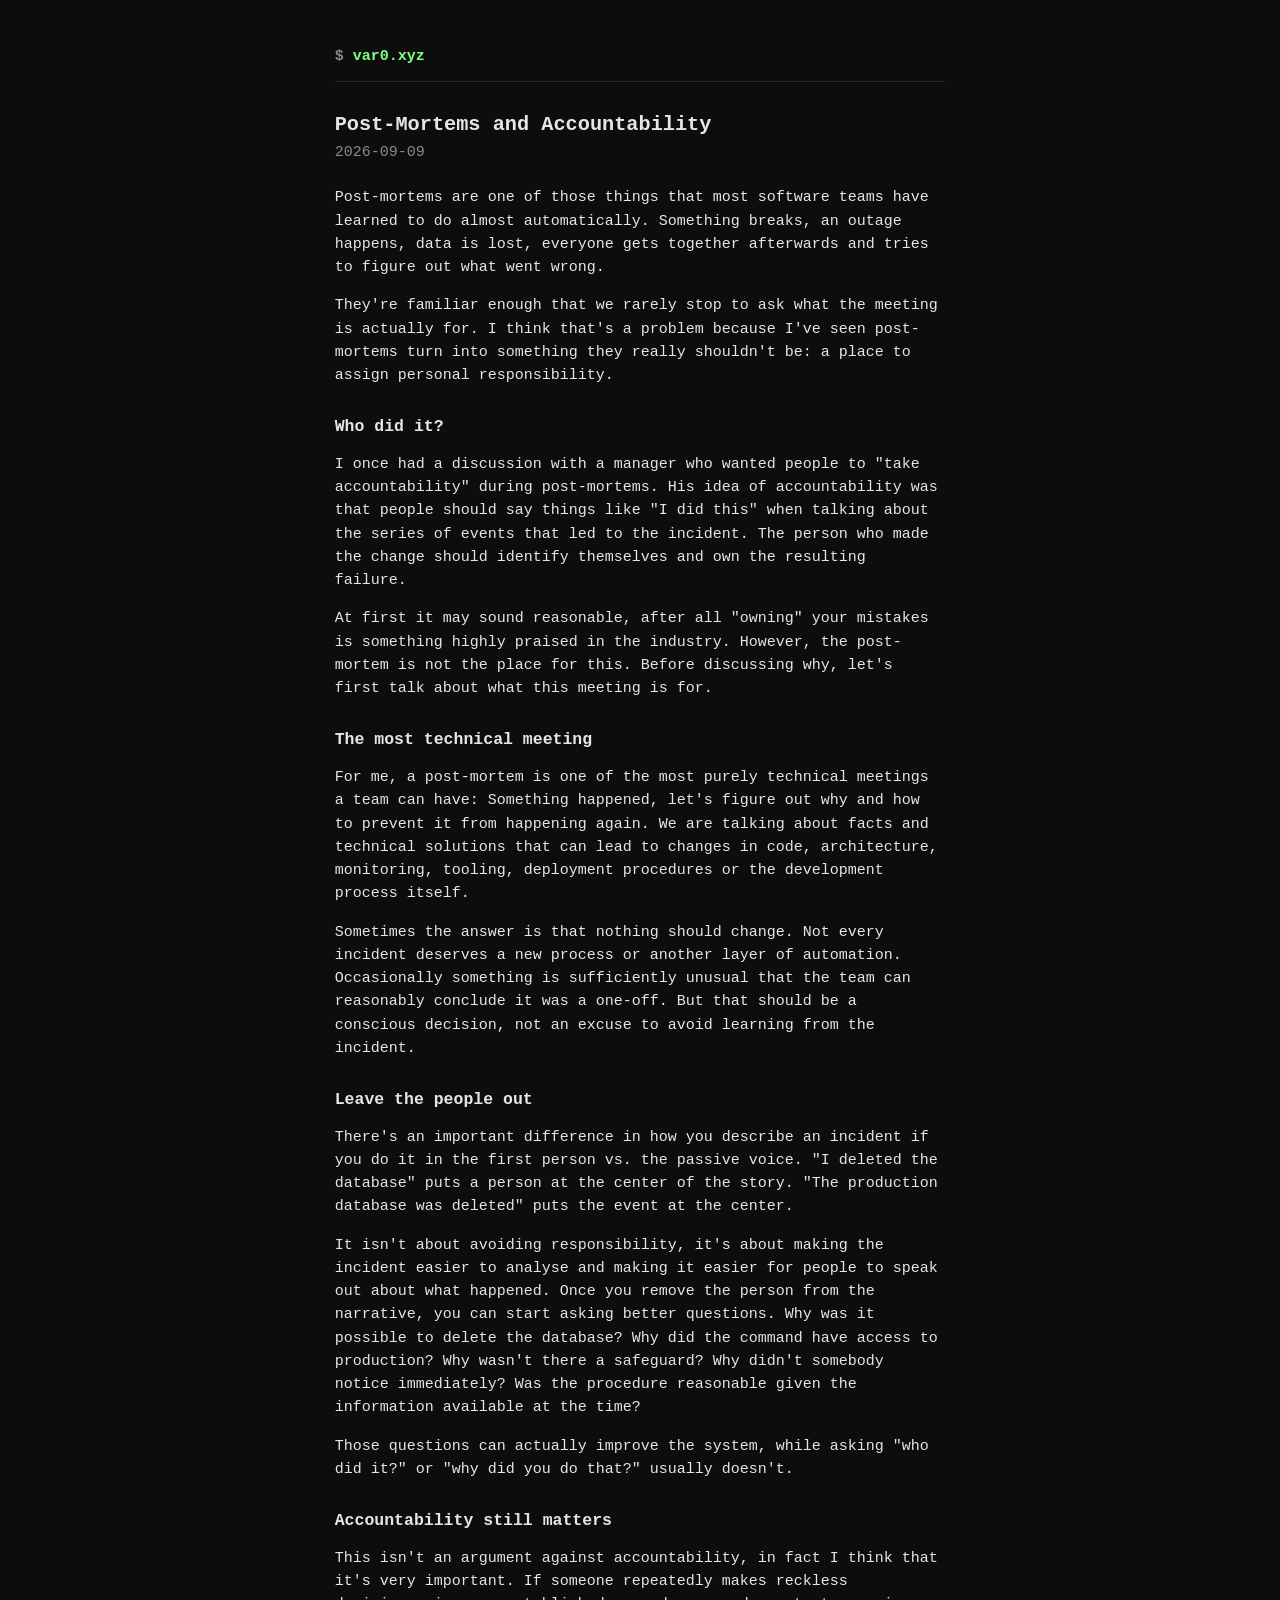
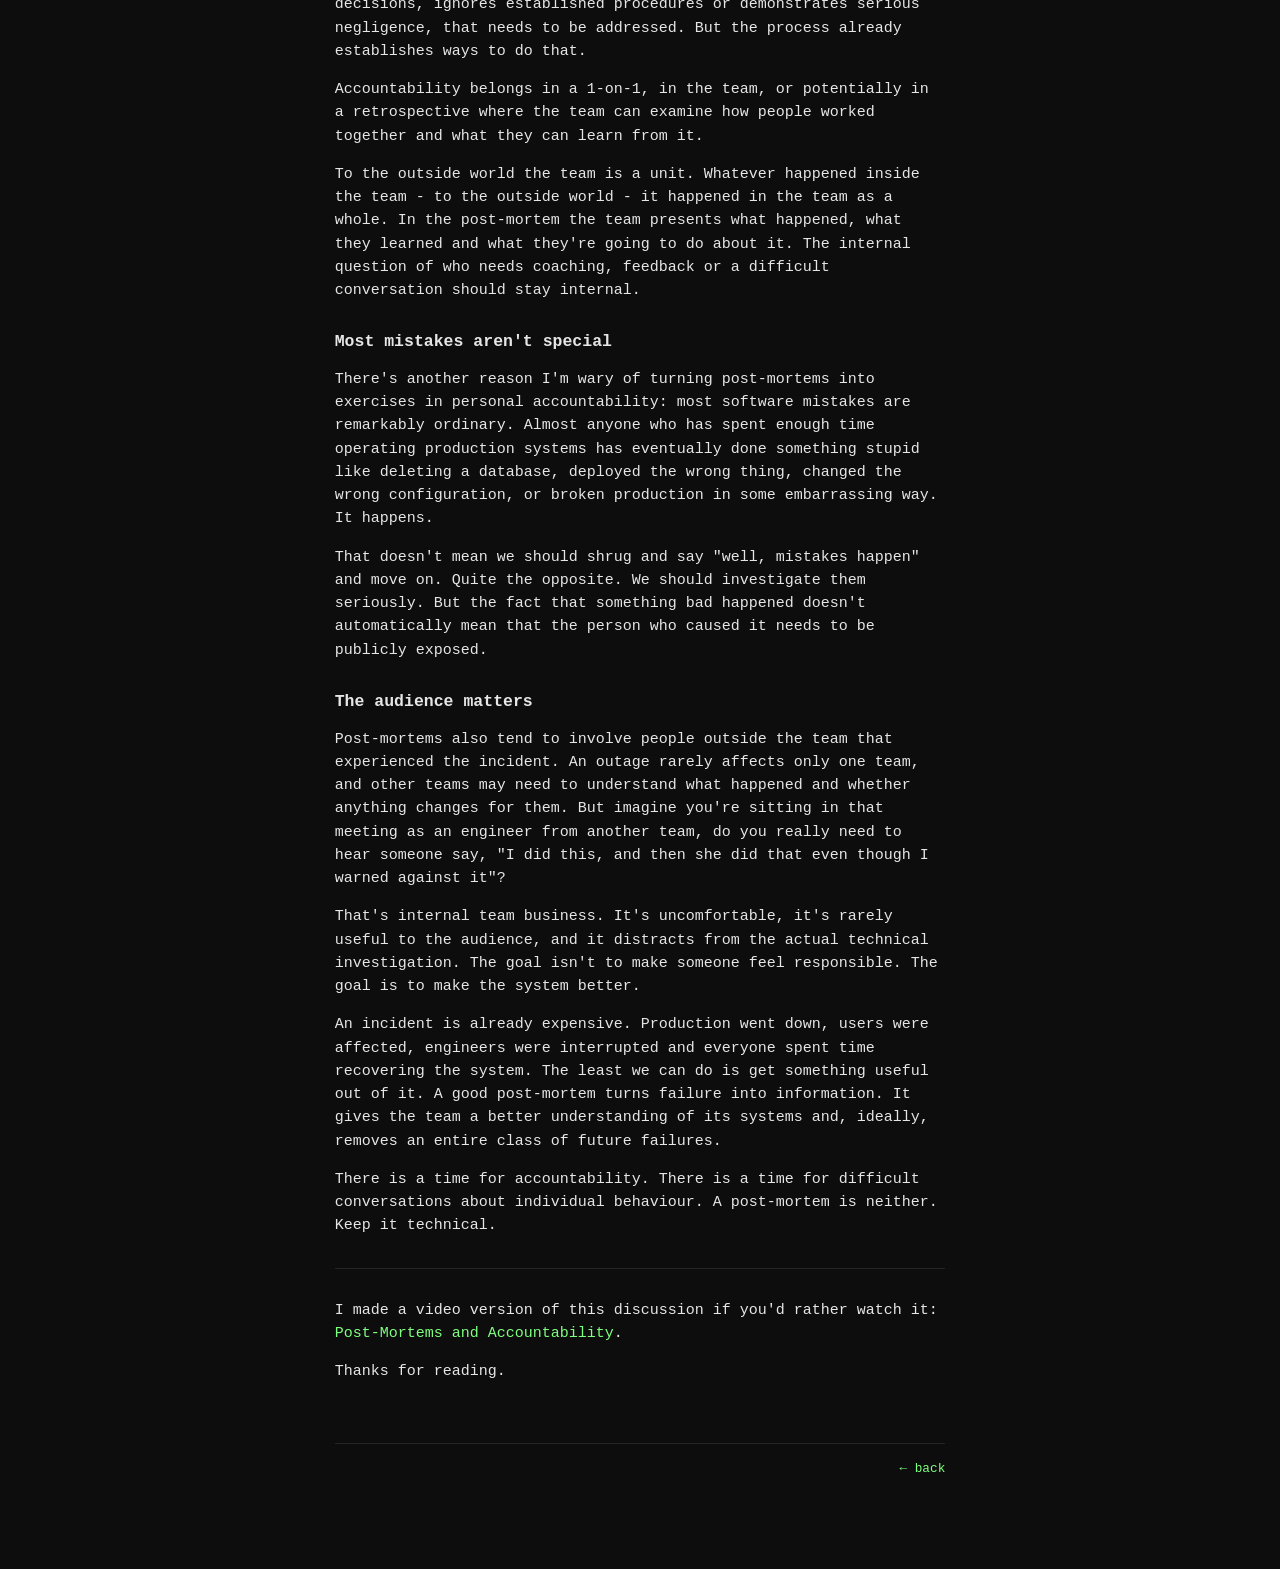
<file: posts/post-mortems-accountability.html>
<!doctype html>
<html lang="en">
<head>
  <meta charset="utf-8">
  <meta name="viewport" content="width=device-width, initial-scale=1">
  <title>Post-Mortems and Accountability — var0.xyz</title>
  <meta name="description" content="A post-mortem should explain what happened and how to prevent it from happening again. It is probably the most technical meeting in the development process.">
  <link rel="stylesheet" href="/assets/style.css">
  <link rel="icon" type="image/png" href="/assets/favicon-16x16.png" sizes="16x16" />
  <link rel="shortcut icon" href="/assets/favicon-32x32.png" sizes="32x32" />
  <link rel="shortcut icon" href="/assets/favicon.ico" />
  <link rel="apple-touch-icon" sizes="180x180" href="/assets/apple-touch-icon.png" />
  <link rel="manifest" href="/assets/site.webmanifest" />
  <link rel="alternate" type="application/rss+xml" title="var0.xyz" href="/feed.xml" />
</head>
<body>
  <header class="site">
    <a class="brand" href="/">var0.xyz</a>
  </header>

  <main>
    <article>
      <h1>Post-Mortems and Accountability</h1>
      <time class="published" datetime="2026-09-09">2026-09-09</time>

      <p>Post-mortems are one of those things that most software teams have learned to do almost automatically. Something breaks, an outage happens, data is lost, everyone gets together afterwards and tries to figure out what went wrong.</p>

      <p>They're familiar enough that we rarely stop to ask what the meeting is actually for. I think that's a problem because I've seen post-mortems turn into something they really shouldn't be: a place to assign personal responsibility.</p>

      <h2>Who did it?</h2>

      <p>I once had a discussion with a manager who wanted people to "take accountability" during post-mortems. His idea of accountability was that people should say things like "I did this" when talking about the series of events that led to the incident. The person who made the change should identify themselves and own the resulting failure.</p>

      <p>At first it may sound reasonable, after all "owning" your mistakes is something highly praised in the industry. However, the post-mortem is not the place for this. Before discussing why, let's first talk about what this meeting is for.</p>

      <h2>The most technical meeting</h2>

      <p>For me, a post-mortem is one of the most purely technical meetings a team can have: Something happened, let's figure out why and how to prevent it from happening again. We are talking about facts and technical solutions that can lead to changes in code, architecture, monitoring, tooling, deployment procedures or the development process itself.</p>

      <p>Sometimes the answer is that nothing should change. Not every incident deserves a new process or another layer of automation. Occasionally something is sufficiently unusual that the team can reasonably conclude it was a one-off. But that should be a conscious decision, not an excuse to avoid learning from the incident.</p>

      <h2>Leave the people out</h2>

      <p>There's an important difference in how you describe an incident if you do it in the first person vs. the passive voice. "I deleted the database" puts a person at the center of the story. "The production database was deleted" puts the event at the center.</p>

      <p>It isn't about avoiding responsibility, it's about making the incident easier to analyse and making it easier for people to speak out about what happened. Once you remove the person from the narrative, you can start asking better questions. Why was it possible to delete the database? Why did the command have access to production? Why wasn't there a safeguard? Why didn't somebody notice immediately? Was the procedure reasonable given the information available at the time?</p>

      <p>Those questions can actually improve the system, while asking "who did it?" or "why did you do that?" usually doesn't.</p>

      <h2>Accountability still matters</h2>

      <p>This isn't an argument against accountability, in fact I think that it's very important. If someone repeatedly makes reckless decisions, ignores established procedures or demonstrates serious negligence, that needs to be addressed. But the process already establishes ways to do that.</p>

      <p>Accountability belongs in a 1-on-1, in the team, or potentially in a retrospective where the team can examine how people worked together and what they can learn from it.</p>

      <p>To the outside world the team is a unit. Whatever happened inside the team - to the outside world - it happened in the team as a whole. In the post-mortem the team presents what happened, what they learned and what they're going to do about it. The internal question of who needs coaching, feedback or a difficult conversation should stay internal.</p>

      <h2>Most mistakes aren't special</h2>

      <p>There's another reason I'm wary of turning post-mortems into exercises in personal accountability: most software mistakes are remarkably ordinary. Almost anyone who has spent enough time operating production systems has eventually done something stupid like deleting a database, deployed the wrong thing, changed the wrong configuration, or broken production in some embarrassing way. It happens.</p>

      <p>That doesn't mean we should shrug and say "well, mistakes happen" and move on. Quite the opposite. We should investigate them seriously. But the fact that something bad happened doesn't automatically mean that the person who caused it needs to be publicly exposed.</p>

      <h2>The audience matters</h2>

      <p>Post-mortems also tend to involve people outside the team that experienced the incident. An outage rarely affects only one team, and other teams may need to understand what happened and whether anything changes for them. But imagine you're sitting in that meeting as an engineer from another team, do you really need to hear someone say, "I did this, and then she did that even though I warned against it"?</p>

      <p>That's internal team business. It's uncomfortable, it's rarely useful to the audience, and it distracts from the actual technical investigation. The goal isn't to make someone feel responsible. The goal is to make the system better.</p>

      <p>An incident is already expensive. Production went down, users were affected, engineers were interrupted and everyone spent time recovering the system. The least we can do is get something useful out of it. A good post-mortem turns failure into information. It gives the team a better understanding of its systems and, ideally, removes an entire class of future failures.</p>

      <p>There is a time for accountability. There is a time for difficult conversations about individual behaviour. A post-mortem is neither. Keep it technical.</p>

      <hr>

      <p>I made a video version of this discussion if you'd rather watch it: <a href="https://youtu.be/VceT3jsOQVI">Post-Mortems and Accountability</a>.</p>

      <p>Thanks for reading.</p>
    </article>
  </main>

  <footer class="site">
    <a href="/">← back</a>
  </footer>
</body>
</html>
</file>
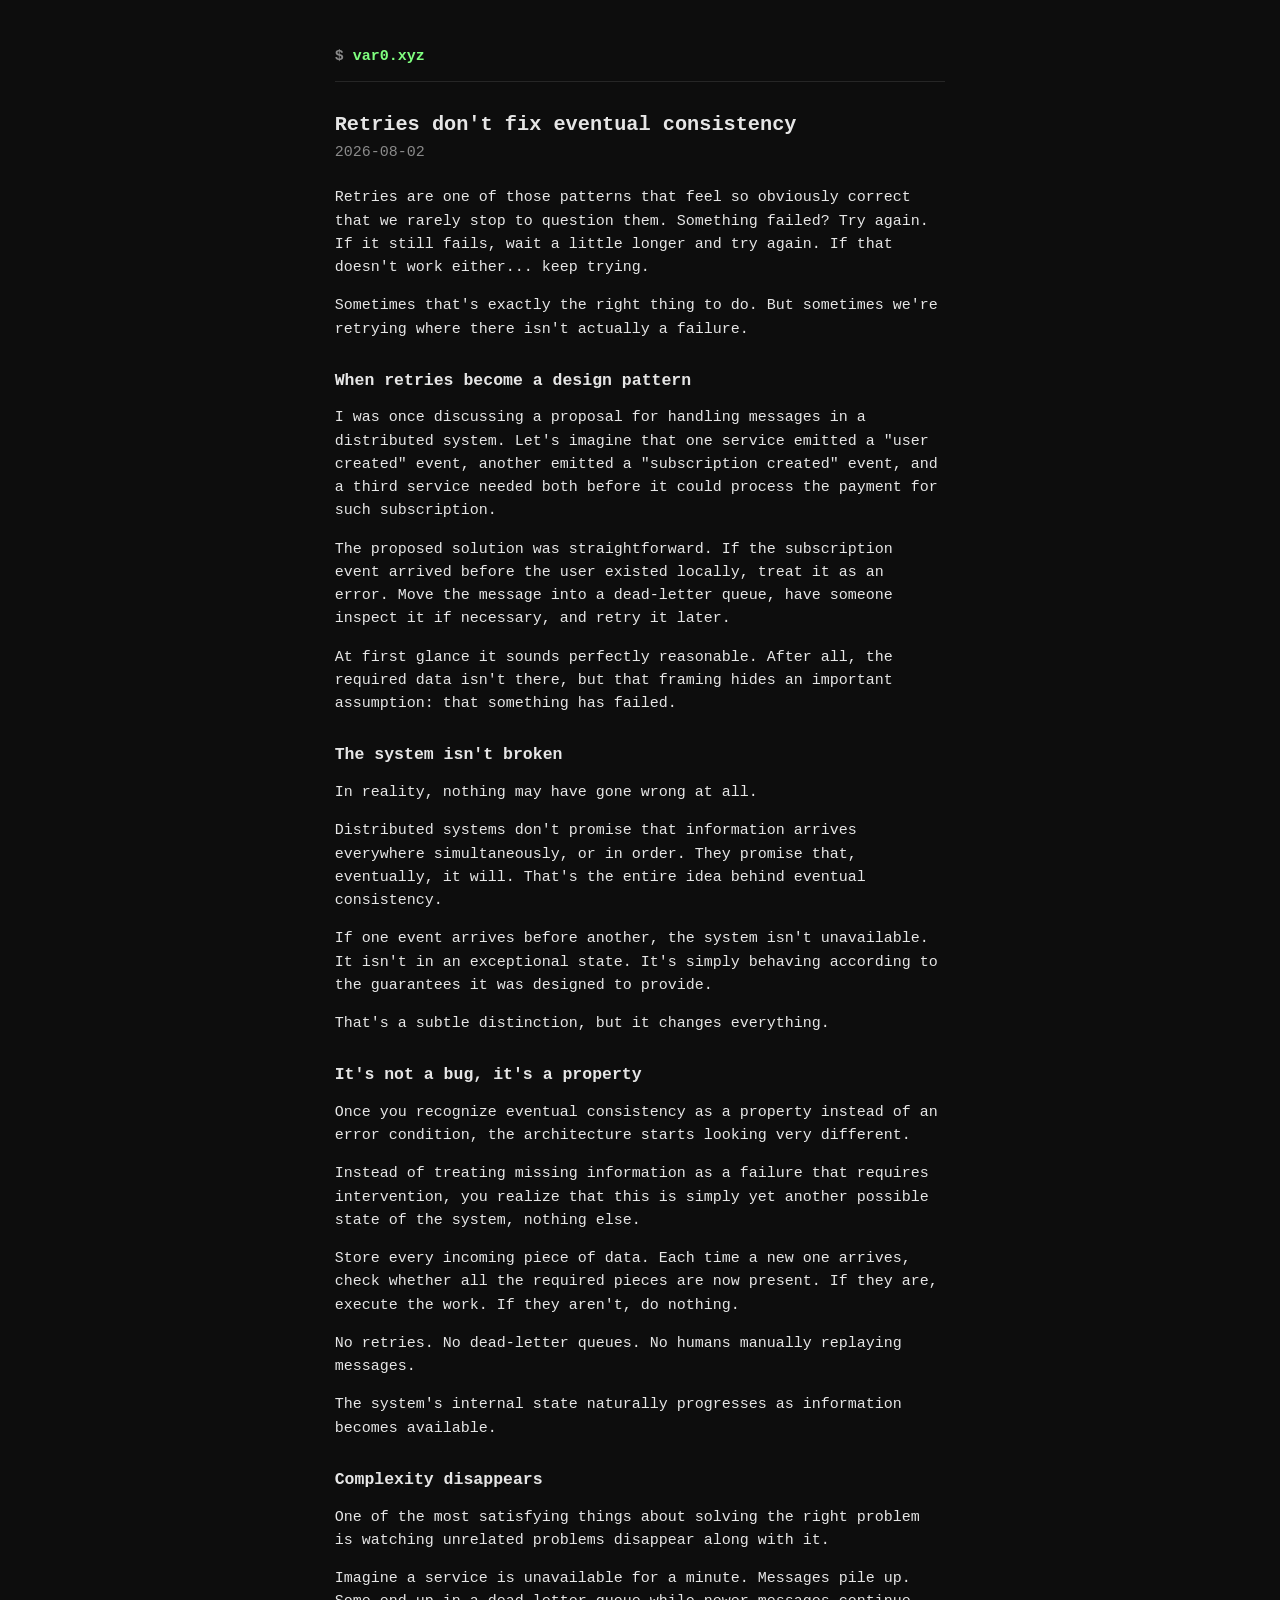
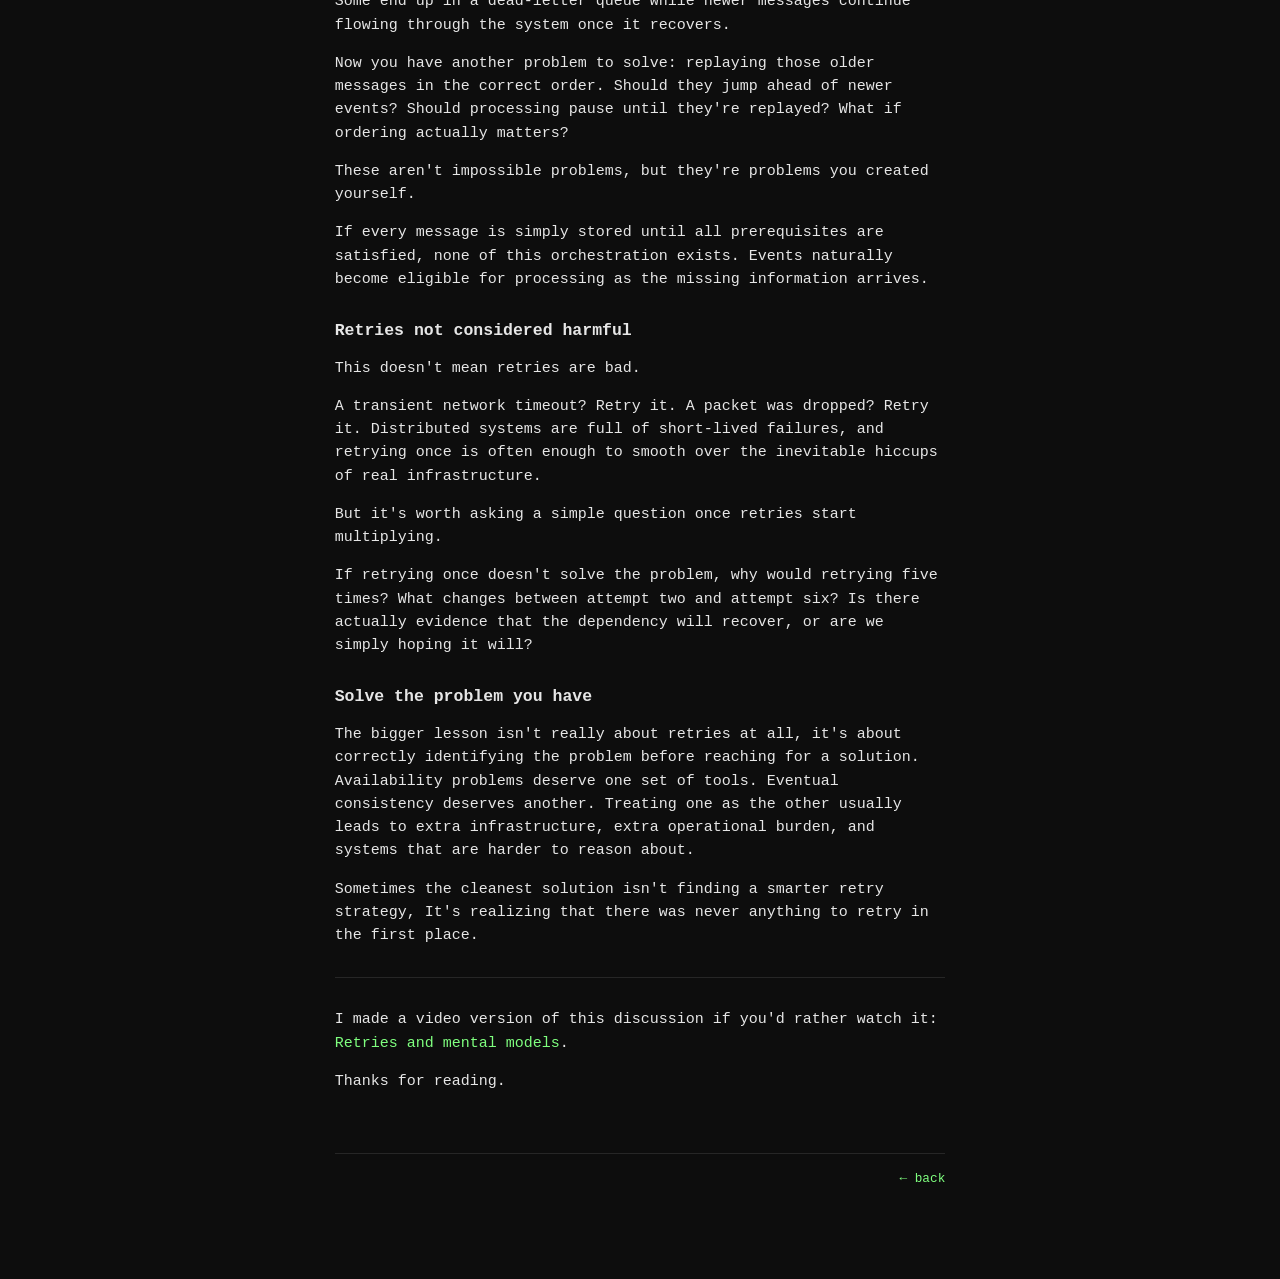
<file: posts/retries-dont-fix-eventual-consistency.html>
<!doctype html>
<html lang="en">
<head>
  <meta charset="utf-8">
  <meta name="viewport" content="width=device-width, initial-scale=1">
  <title>Retries don't fix eventual consistency — var0.xyz</title>
  <meta name="description" content="Retries are great for transient failures, but they can't solve eventual consistency. Treating one problem as the other often adds unnecessary complexity to distributed systems.">
  <link rel="stylesheet" href="/assets/style.css">
  <link rel="icon" type="image/png" href="/assets/favicon-16x16.png" sizes="16x16" />
  <link rel="icon" type="image/png" href="/assets/favicon-32x32.png" sizes="32x32" />
  <link rel="shortcut icon" href="/assets/favicon.ico" />
  <link rel="apple-touch-icon" sizes="180x180" href="/assets/apple-touch-icon.png" />
  <link rel="manifest" href="/assets/site.webmanifest" />
  <link rel="alternate" type="application/rss+xml" title="var0.xyz" href="/feed.xml" />
</head>
<body>
  <header class="site">
    <a class="brand" href="/">var0.xyz</a>
    <!--
    <nav>
      <a href="/">home</a>
    </nav>
    -->
  </header>

  <main>
    <article>
      <h1>Retries don't fix eventual consistency</h1>
      <time class="published" datetime="2026-08-02">2026-08-02</time>

      <p>Retries are one of those patterns that feel so obviously correct that we rarely stop to question them. Something failed? Try again. If it still fails, wait a little longer and try again. If that doesn't work either... keep trying.</p>

      <p>Sometimes that's exactly the right thing to do. But sometimes we're retrying where there isn't actually a failure.</p>

      <h2>When retries become a design pattern</h2>

      <p>I was once discussing a proposal for handling messages in a distributed system. Let's imagine that one service emitted a "user created" event, another emitted a "subscription created" event, and a third service needed both before it could process the payment for such subscription.</p>

      <p>The proposed solution was straightforward. If the subscription event arrived before the user existed locally, treat it as an error. Move the message into a dead-letter queue, have someone inspect it if necessary, and retry it later.</p>

      <p>At first glance it sounds perfectly reasonable. After all, the required data isn't there, but that framing hides an important assumption: that something has failed.</p>

      <h2>The system isn't broken</h2>

      <p>In reality, nothing may have gone wrong at all.</p>

      <p>Distributed systems don't promise that information arrives everywhere simultaneously, or in order. They promise that, eventually, it will. That's the entire idea behind eventual consistency.</p>

      <p>If one event arrives before another, the system isn't unavailable. It isn't in an exceptional state. It's simply behaving according to the guarantees it was designed to provide.</p>

      <p>That's a subtle distinction, but it changes everything.</p>

      <h2>It's not a bug, it's a property</h2>

      <p>Once you recognize eventual consistency as a property instead of an error condition, the architecture starts looking very different.</p>

      <p>Instead of treating missing information as a failure that requires intervention, you realize that this is simply yet another possible state of the system, nothing else.</p>

      <p>Store every incoming piece of data. Each time a new one arrives, check whether all the required pieces are now present. If they are, execute the work. If they aren't, do nothing.</p>

      <p>No retries. No dead-letter queues. No humans manually replaying messages.</p>

      <p>The system's internal state naturally progresses as information becomes available.</p>

      <h2>Complexity disappears</h2>

      <p>One of the most satisfying things about solving the right problem is watching unrelated problems disappear along with it.</p>

      <p>Imagine a service is unavailable for a minute. Messages pile up. Some end up in a dead-letter queue while newer messages continue flowing through the system once it recovers.</p>

      <p>Now you have another problem to solve: replaying those older messages in the correct order. Should they jump ahead of newer events? Should processing pause until they're replayed? What if ordering actually matters?</p>

      <p>These aren't impossible problems, but they're problems you created yourself.</p>

      <p>If every message is simply stored until all prerequisites are satisfied, none of this orchestration exists. Events naturally become eligible for processing as the missing information arrives.</p>

      <h2>Retries not considered harmful</h2>

      <p>This doesn't mean retries are bad.</p>

      <p>A transient network timeout? Retry it. A packet was dropped? Retry it. Distributed systems are full of short-lived failures, and retrying once is often enough to smooth over the inevitable hiccups of real infrastructure.</p>

      <p>But it's worth asking a simple question once retries start multiplying.</p>

      <p>If retrying once doesn't solve the problem, why would retrying five times? What changes between attempt two and attempt six? Is there actually evidence that the dependency will recover, or are we simply hoping it will?</p>

      <h2>Solve the problem you have</h2>

      <p>The bigger lesson isn't really about retries at all, it's about correctly identifying the problem before reaching for a solution. Availability problems deserve one set of tools. Eventual consistency deserves another. Treating one as the other usually leads to extra infrastructure, extra operational burden, and systems that are harder to reason about.</p>

      <p>Sometimes the cleanest solution isn't finding a smarter retry strategy, It's realizing that there was never anything to retry in the first place.</p>

      <hr>

      <p>I made a video version of this discussion if you'd rather watch it: <a href="https://youtu.be/Rk4R5obm8FA">Retries and mental models</a>.</p>

      <p>Thanks for reading.</p>
    </article>
  </main>

  <footer class="site">
    <a href="/">← back</a>
  </footer>
</body>
</html>
</file>
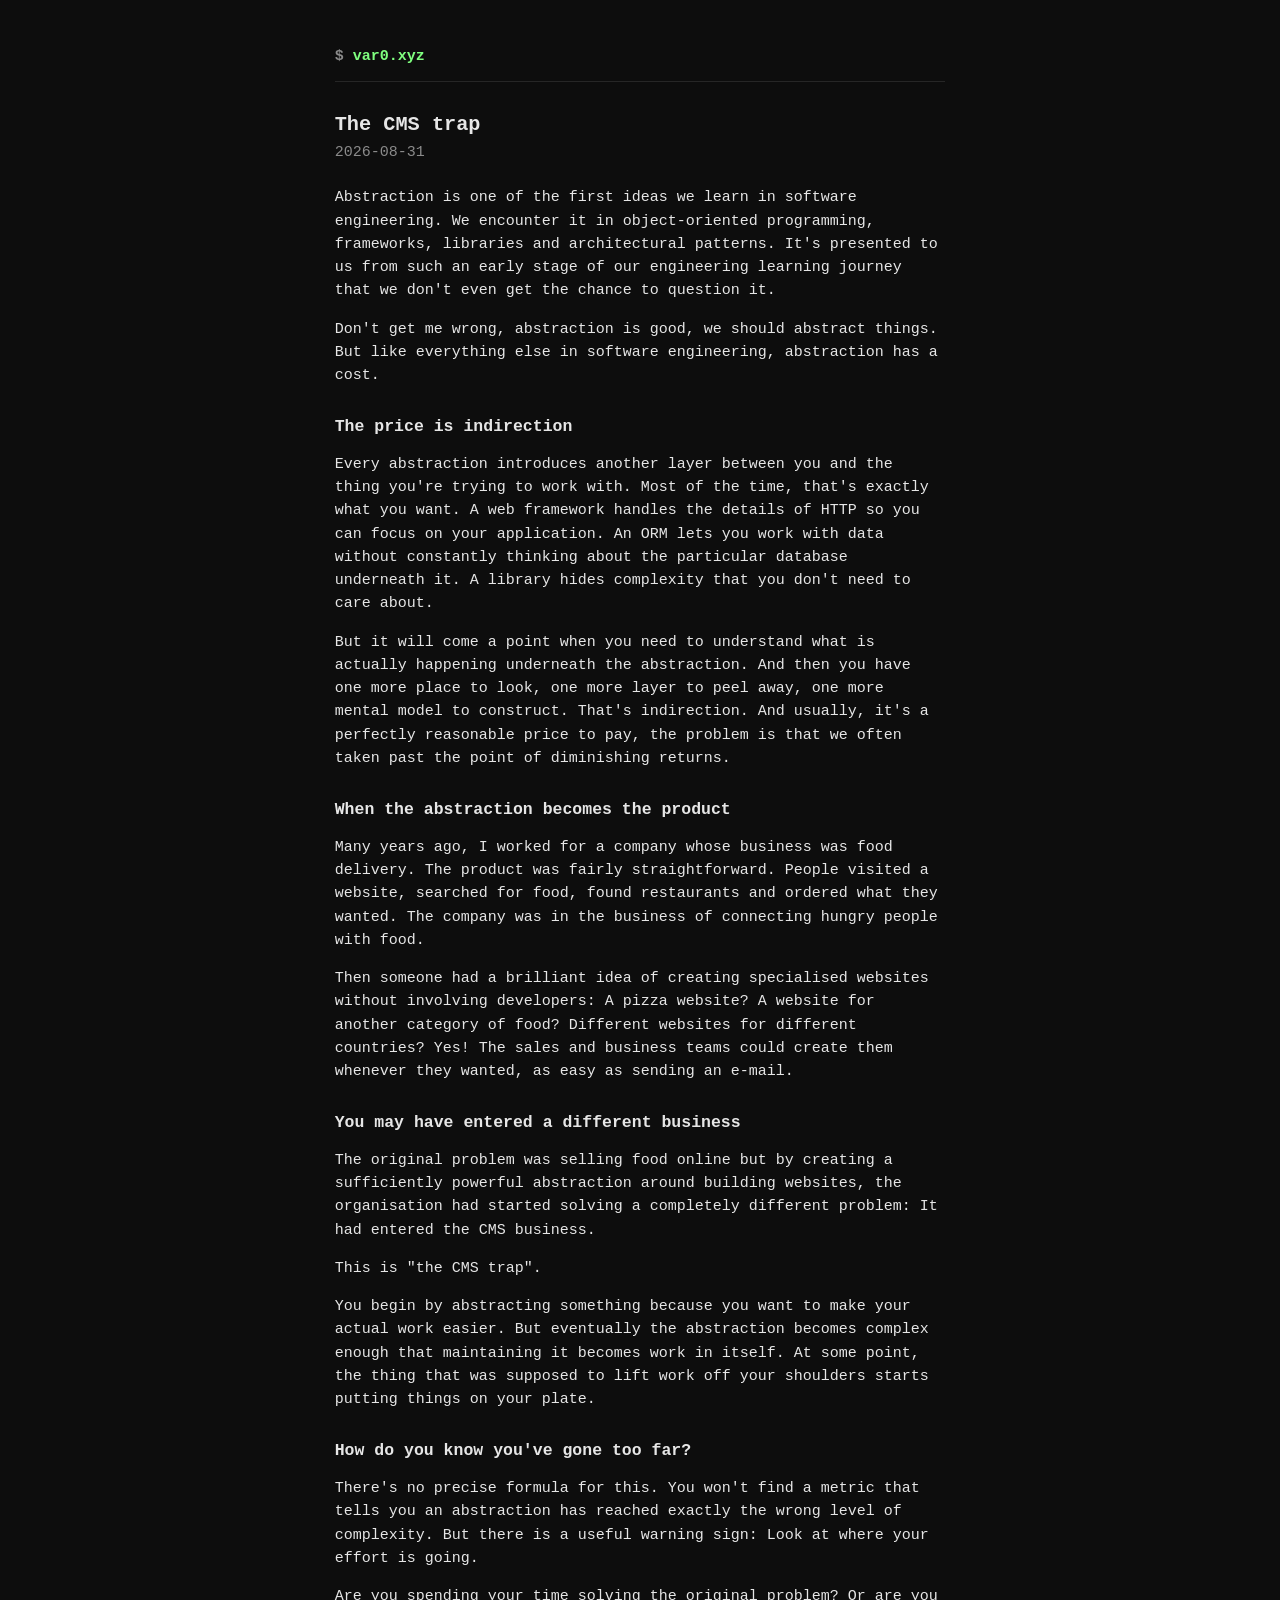
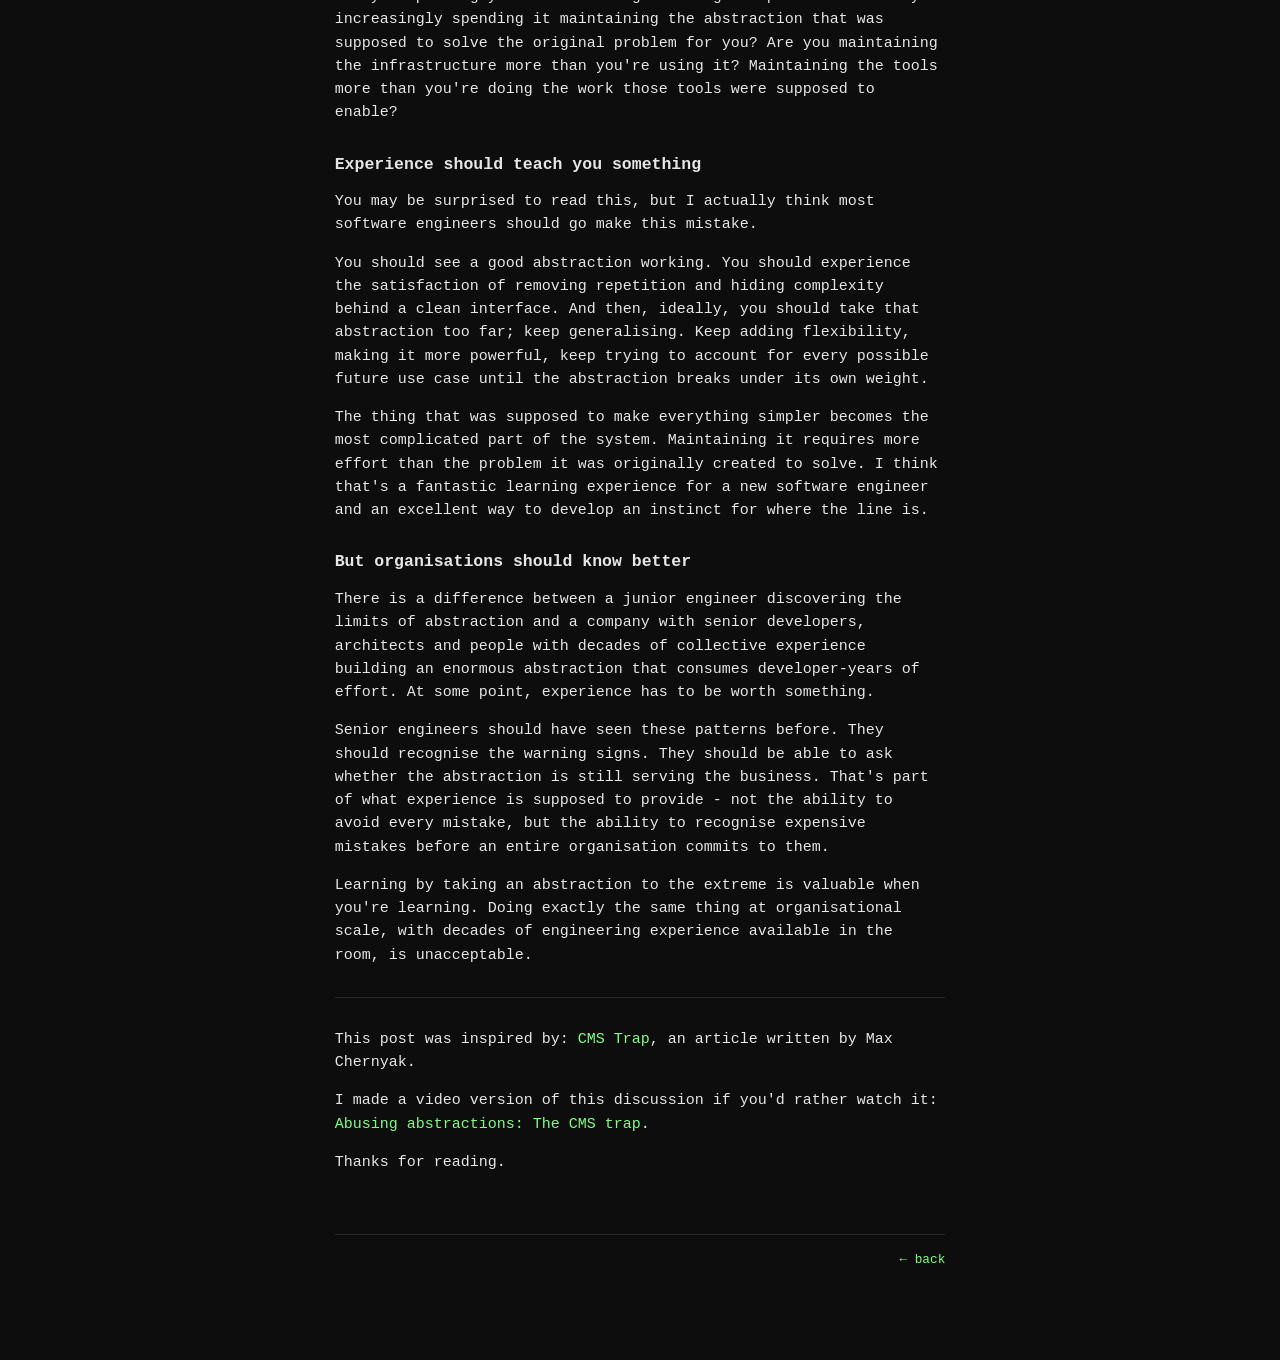
<file: posts/the-cms-trap.html>
<!doctype html>
<html lang="en">
<head>
  <meta charset="utf-8">
  <meta name="viewport" content="width=device-width, initial-scale=1">
  <title>The CMS trap — var0.xyz</title>
  <meta name="description" content="Abstractions make software easier to work with, until maintaining the abstraction becomes more work than solving the problem it was meant to simplify.">
  <link rel="stylesheet" href="/assets/style.css">
  <link rel="icon" type="image/png" href="/assets/favicon-16x16.png" sizes="16x16" />
  <link rel="icon" type="image/png" href="/assets/favicon-32x32.png" sizes="32x32" />
  <link rel="shortcut icon" href="/assets/favicon.ico" />
  <link rel="apple-touch-icon" sizes="180x180" href="/assets/apple-touch-icon.png" />
  <link rel="manifest" href="/assets/site.webmanifest" />
  <link rel="alternate" type="application/rss+xml" title="var0.xyz" href="/feed.xml" />
</head>
<body>
  <header class="site">
    <a class="brand" href="/">var0.xyz</a>
  </header>

  <main>
    <article>
      <h1>The CMS trap</h1>
      <time class="published" datetime="2026-08-31">2026-08-31</time>
      <p>Abstraction is one of the first ideas we learn in software engineering. We encounter it in object-oriented programming, frameworks, libraries and architectural patterns. It's presented to us from such an early stage of our engineering learning journey that we don't even get the chance to question it.</p>
      <p>Don't get me wrong, abstraction is good, we should abstract things. But like everything else in software engineering, abstraction has a cost.</p>

      <h2>The price is indirection</h2>
      <p>Every abstraction introduces another layer between you and the thing you're trying to work with. Most of the time, that's exactly what you want. A web framework handles the details of HTTP so you can focus on your application. An ORM lets you work with data without constantly thinking about the particular database underneath it. A library hides complexity that you don't need to care about.</p>
      <p>But it will come a point when you need to understand what is actually happening underneath the abstraction. And then you have one more place to look, one more layer to peel away, one more mental model to construct. That's indirection. And usually, it's a perfectly reasonable price to pay, the problem is that we often taken past the point of diminishing returns.</p>

      <h2>When the abstraction becomes the product</h2>
      <p>Many years ago, I worked for a company whose business was food delivery. The product was fairly straightforward. People visited a website, searched for food, found restaurants and ordered what they wanted. The company was in the business of connecting hungry people with food.</p>
      <p>Then someone had a brilliant idea of creating specialised websites without involving developers: A pizza website? A website for another category of food? Different websites for different countries? Yes! The sales and business teams could create them whenever they wanted, as easy as sending an e-mail.</p>

      <h2>You may have entered a different business</h2>
      <p>The original problem was selling food online but by creating a sufficiently powerful abstraction around building websites, the organisation had started solving a completely different problem: It had entered the CMS business.</p>
      <p>This is "the CMS trap".</p>
      <p>You begin by abstracting something because you want to make your actual work easier. But eventually the abstraction becomes complex enough that maintaining it becomes work in itself. At some point, the thing that was supposed to lift work off your shoulders starts putting things on your plate.</p>

      <h2>How do you know you've gone too far?</h2>
      <p>There's no precise formula for this. You won't find a metric that tells you an abstraction has reached exactly the wrong level of complexity. But there is a useful warning sign: Look at where your effort is going.</p>
      <p>Are you spending your time solving the original problem? Or are you increasingly spending it maintaining the abstraction that was supposed to solve the original problem for you? Are you maintaining the infrastructure more than you're using it? Maintaining the tools more than you're doing the work those tools were supposed to enable?</p>

      <h2>Experience should teach you something</h2>
      <p>You may be surprised to read this, but I actually think most software engineers should go make this mistake.</p>
      <p>You should see a good abstraction working. You should experience the satisfaction of removing repetition and hiding complexity behind a clean interface. And then, ideally, you should take that abstraction too far; keep generalising. Keep adding flexibility, making it more powerful, keep trying to account for every possible future use case until the abstraction breaks under its own weight.</p>
      <p>The thing that was supposed to make everything simpler becomes the most complicated part of the system. Maintaining it requires more effort than the problem it was originally created to solve. I think that's a fantastic learning experience for a new software engineer and an excellent way to develop an instinct for where the line is.</p>

      <h2>But organisations should know better</h2>
      <p>There is a difference between a junior engineer discovering the limits of abstraction and a company with senior developers, architects and people with decades of collective experience building an enormous abstraction that consumes developer-years of effort. At some point, experience has to be worth something.</p>
      <p>Senior engineers should have seen these patterns before. They should recognise the warning signs. They should be able to ask whether the abstraction is still serving the business. That's part of what experience is supposed to provide - not the ability to avoid every mistake, but the ability to recognise expensive mistakes before an entire organisation commits to them.</p>
      <p>Learning by taking an abstraction to the extreme is valuable when you're learning. Doing exactly the same thing at organisational scale, with decades of engineering experience available in the room, is unacceptable.</p>

      <hr>

      <p>This post was inspired by: <a href="https://max.engineer/cms-trap">CMS Trap</a>, an article written by Max Chernyak.</p>

      <p>I made a video version of this discussion if you'd rather watch it: <a href="https://youtu.be/axIt3xFaxFQ">Abusing abstractions: The CMS trap</a>.</p>
      <p>Thanks for reading.</p>
    </article>
  </main>

  <footer class="site">
    <a href="/">← back</a>
  </footer>
</body>
</html>
</file>
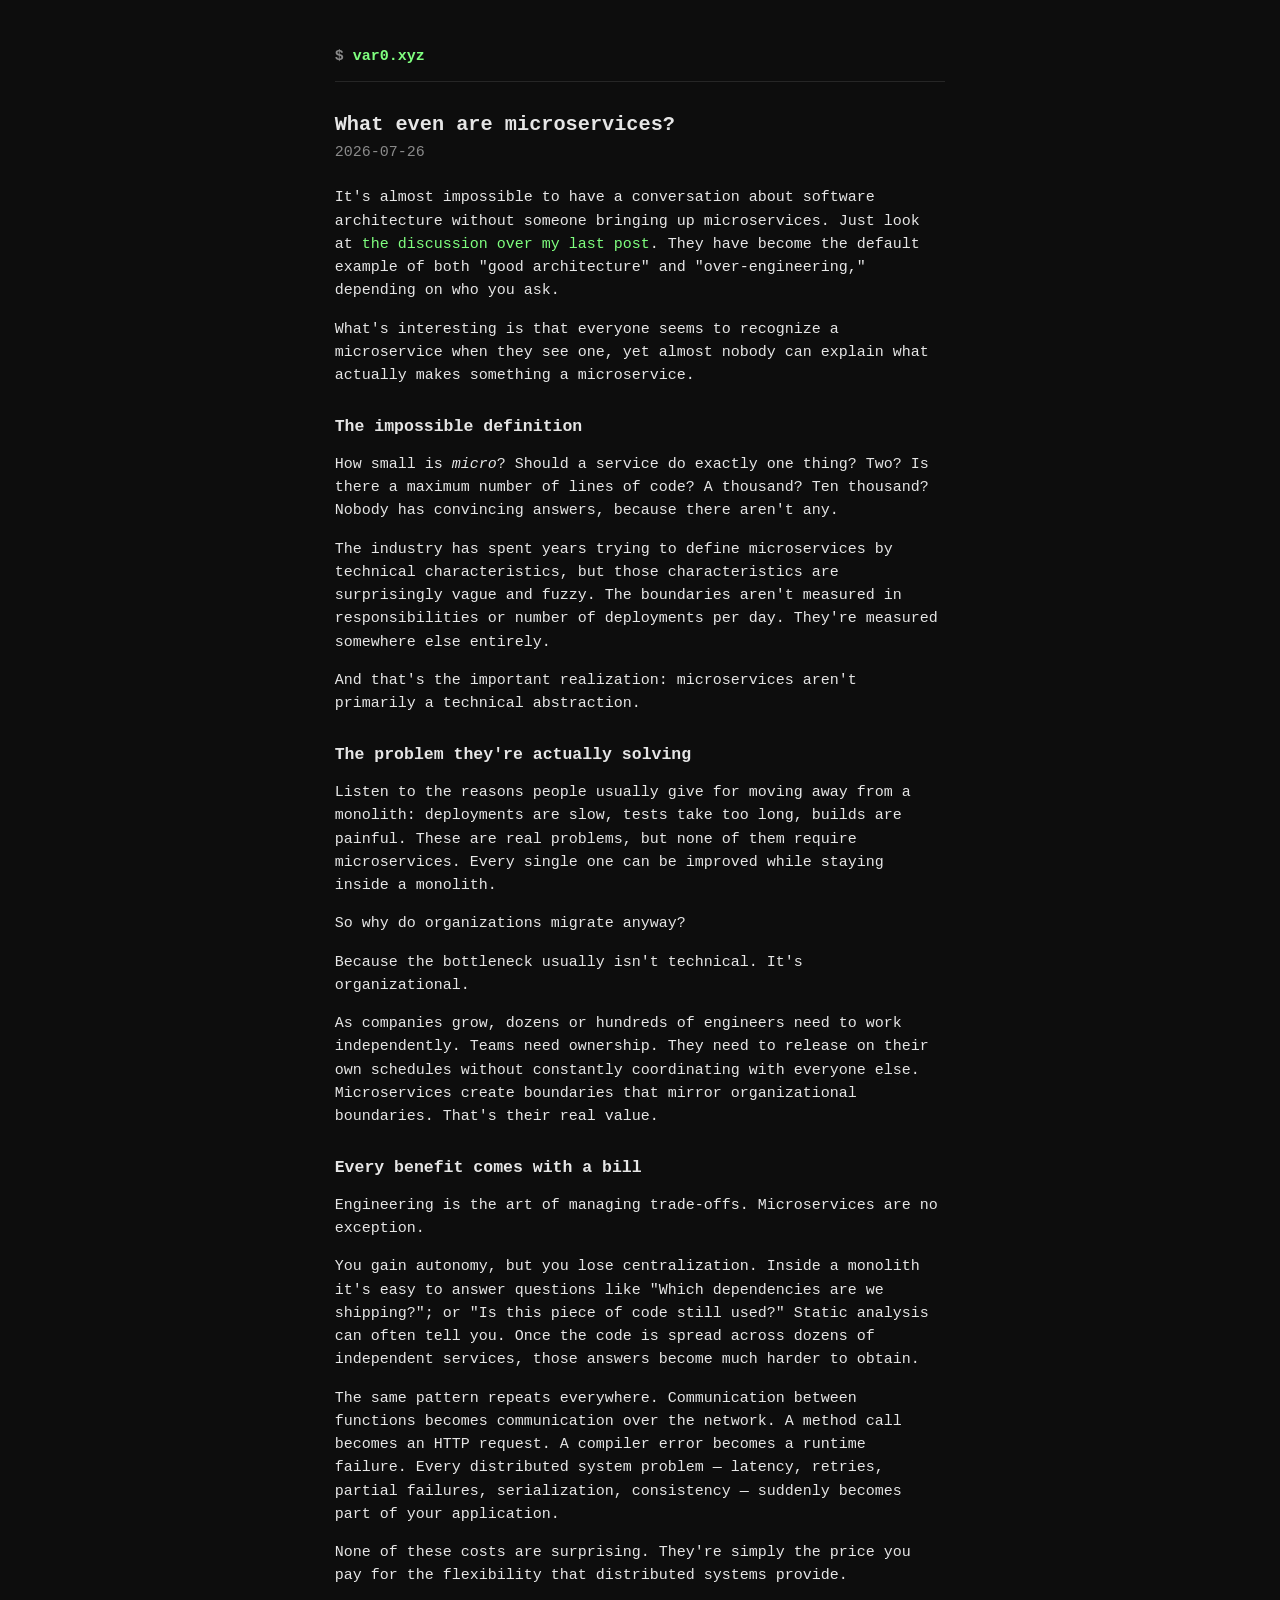
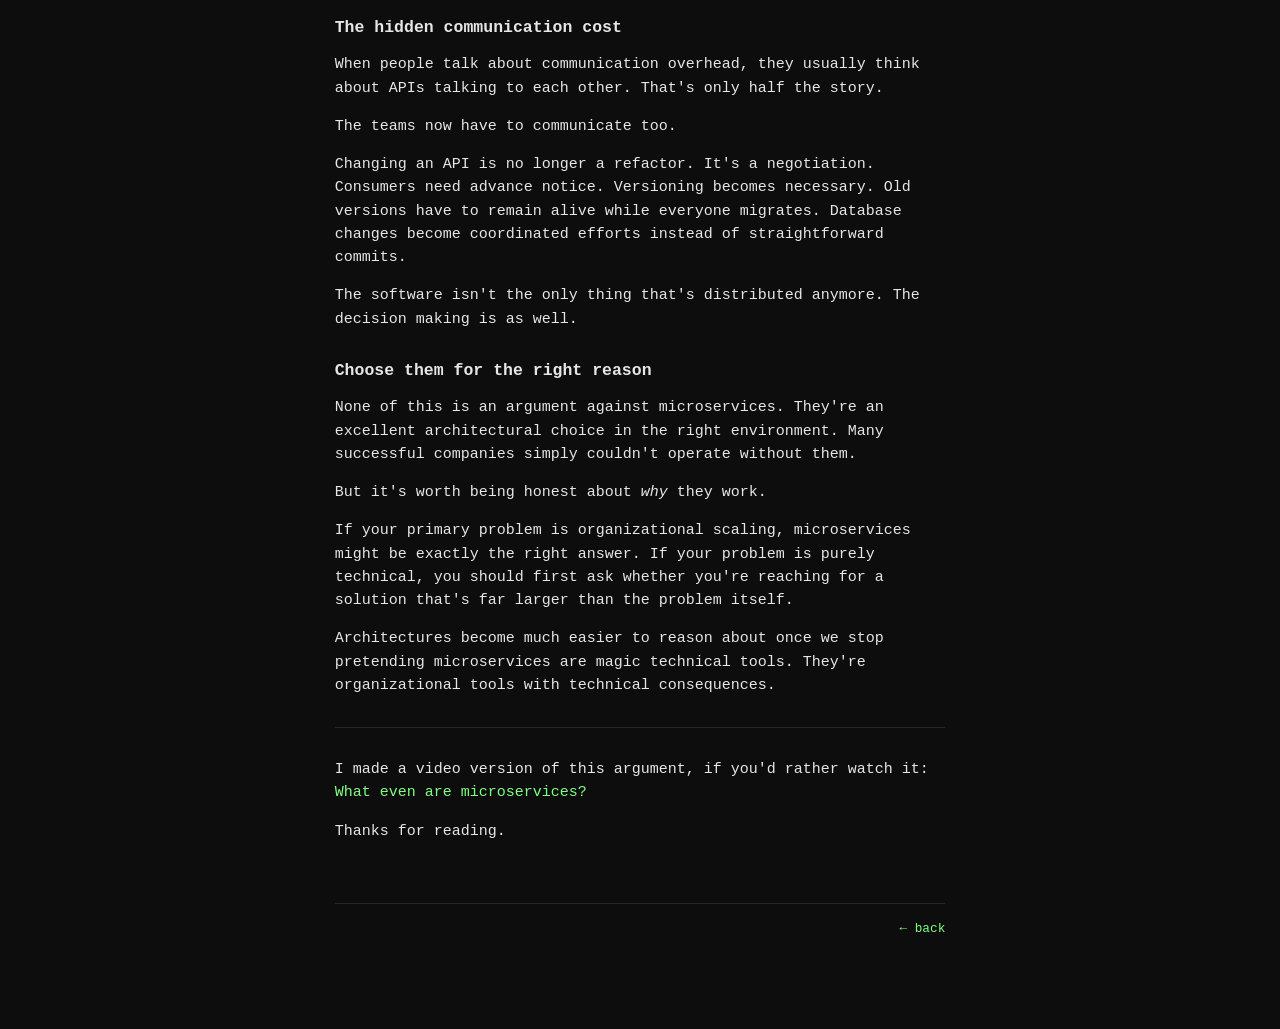
<file: posts/what-even-are-microservices.html>
<!doctype html>
<html lang="en">
<head>
  <meta charset="utf-8">
  <meta name="viewport" content="width=device-width, initial-scale=1">
  <title>What even are microservices&quest; — var0.xyz</title>
  <meta name="description" content="Microservices are often presented as a technical solution, but they primarily solve organizational problems. Understanding that distinction makes architectural decisions much clearer.">
  <link rel="stylesheet" href="/assets/style.css">
  <link rel="icon" type="image/png" href="/assets/favicon-16x16.png" sizes="16x16" />
  <link rel="icon" type="image/png" href="/assets/favicon-32x32.png" sizes="32x32" />
  <link rel="shortcut icon" href="/assets/favicon.ico" />
  <link rel="apple-touch-icon" sizes="180x180" href="/assets/apple-touch-icon.png" />
  <link rel="manifest" href="/assets/site.webmanifest" />
  <link rel="alternate" type="application/rss+xml" title="var0.xyz" href="/feed.xml" />
</head>
<body>
  <header class="site">
    <a class="brand" href="/">var0.xyz</a>
    <!--
    <nav>
      <a href="/">home</a>
    </nav>
    -->
  </header>

  <main>
    <article>
      <h1>What even are microservices&quest;</h1>
      <time class="published" datetime="2026-07-26">2026-07-26</time>

      <p>It's almost impossible to have a conversation about software architecture without someone bringing up microservices. Just look at <a href="https://news.ycombinator.com/item?id=48979120">the discussion over my last post</a>. They have become the default example of both "good architecture" and "over-engineering," depending on who you ask.</p>

      <p>What's interesting is that everyone seems to recognize a microservice when they see one, yet almost nobody can explain what actually makes something a microservice.</p>

      <h2>The impossible definition</h2>

      <p>How small is <em>micro</em>? Should a service do exactly one thing? Two? Is there a maximum number of lines of code? A thousand? Ten thousand? Nobody has convincing answers, because there aren't any.</p>

      <p>The industry has spent years trying to define microservices by technical characteristics, but those characteristics are surprisingly vague and fuzzy. The boundaries aren't measured in responsibilities or number of deployments per day. They're measured somewhere else entirely.</p>

      <p>And that's the important realization: microservices aren't primarily a technical abstraction.</p>

      <h2>The problem they're actually solving</h2>

      <p>Listen to the reasons people usually give for moving away from a monolith: deployments are slow, tests take too long, builds are painful. These are real problems, but none of them require microservices. Every single one can be improved while staying inside a monolith.</p>

      <p>So why do organizations migrate anyway?</p>

      <p>Because the bottleneck usually isn't technical. It's organizational.</p>

      <p>As companies grow, dozens or hundreds of engineers need to work independently. Teams need ownership. They need to release on their own schedules without constantly coordinating with everyone else. Microservices create boundaries that mirror organizational boundaries. That's their real value.</p>

      <h2>Every benefit comes with a bill</h2>

      <p>Engineering is the art of managing trade-offs. Microservices are no exception.</p>

      <p>You gain autonomy, but you lose centralization. Inside a monolith it's easy to answer questions like "Which dependencies are we shipping?"; or "Is this piece of code still used?" Static analysis can often tell you. Once the code is spread across dozens of independent services, those answers become much harder to obtain.</p>

      <p>The same pattern repeats everywhere. Communication between functions becomes communication over the network. A method call becomes an HTTP request. A compiler error becomes a runtime failure. Every distributed system problem — latency, retries, partial failures, serialization, consistency — suddenly becomes part of your application.</p>

      <p>None of these costs are surprising. They're simply the price you pay for the flexibility that distributed systems provide.</p>

      <h2>The hidden communication cost</h2>

      <p>When people talk about communication overhead, they usually think about APIs talking to each other. That's only half the story.</p>

      <p>The teams now have to communicate too.</p>

      <p>Changing an API is no longer a refactor. It's a negotiation. Consumers need advance notice. Versioning becomes necessary. Old versions have to remain alive while everyone migrates. Database changes become coordinated efforts instead of straightforward commits.</p>

      <p>The software isn't the only thing that's distributed anymore. The decision making is as well.</p>

      <h2>Choose them for the right reason</h2>

      <p>None of this is an argument against microservices. They're an excellent architectural choice in the right environment. Many successful companies simply couldn't operate without them.</p>

      <p>But it's worth being honest about <em>why</em> they work.</p>

      <p>If your primary problem is organizational scaling, microservices might be exactly the right answer. If your problem is purely technical, you should first ask whether you're reaching for a solution that's far larger than the problem itself.</p>

      <p>Architectures become much easier to reason about once we stop pretending microservices are magic technical tools. They're organizational tools with technical consequences.</p>

      <hr>

      <p>I made a video version of this argument, if you'd rather watch it: <a href="https://youtu.be/aacClo78H-8">What even are microservices?</a></p>

      <p>Thanks for reading.</p>
    </article>
  </main>

  <footer class="site">
    <a href="/">← back</a>
  </footer>
</body>
</html>
</file>
<file: assets/style.css>
:root {
  --bg: #0d0d0d;
  --fg: #e6e6e6;
  --dim: #8a8a8a;
  --accent: #7fff7f;
  --rule: #262626;
}

* { box-sizing: border-box; }

html, body {
  background: var(--bg);
  color: var(--fg);
  font-family: ui-monospace, SFMono-Regular, Menlo, Monaco, Consolas, "Liberation Mono", "Courier New", monospace;
  font-size: 15px;
  line-height: 1.55;
  margin: 0;
  padding: 0;
}

body {
  max-width: 72ch;
  margin: 0 auto;
  padding: 3rem 1.25rem 6rem;
}

a {
  color: var(--accent);
  text-decoration: none;
  border-bottom: 1px dashed transparent;
}
a:hover { border-bottom-color: var(--accent); }

header.site {
  display: flex;
  align-items: baseline;
  justify-content: space-between;
  border-bottom: 1px solid var(--rule);
  padding-bottom: 0.75rem;
  margin-bottom: 2rem;
}

header.site .brand {
  color: var(--accent);
  font-weight: 600;
}
header.site .brand::before { content: "$ "; color: var(--dim); }

header.site nav a { margin-left: 1rem; color: var(--fg); }
header.site nav a:hover { color: var(--accent); }

h1, h2, h3 { line-height: 1.25; }
h1 { font-size: 1.35rem; margin: 0 0 0.25rem; }
h2 { font-size: 1.1rem; margin: 2rem 0 0.5rem; }

hr { border: 0; border-top: 1px solid var(--rule); margin: 2rem 0; }

.muted { color: var(--dim); }

ul.posts { list-style: none; padding: 0; margin: 1rem 0; }
ul.posts li {
  display: flex;
  gap: 1rem;
  padding: 0.35rem 0;
  border-bottom: 1px dotted var(--rule);
}
ul.posts li:last-child { border-bottom: none; }
ul.posts time { color: var(--dim); flex: 0 0 10ch; }

article time.published { color: var(--dim); display: block; margin-bottom: 1.5rem; }

pre, code {
  font-family: inherit;
  background: #161616;
  border: 1px solid var(--rule);
  border-radius: 4px;
}
code { padding: 0.05rem 0.35rem; }
pre { padding: 0.75rem 1rem; overflow-x: auto; }
pre code { background: transparent; border: 0; padding: 0; }

blockquote {
  border-left: 2px solid var(--accent);
  margin: 1rem 0;
  padding: 0.25rem 0 0.25rem 1rem;
  color: var(--dim);
}

footer.site {
  margin-top: 4rem;
  padding-top: 1rem;
  border-top: 1px solid var(--rule);
  color: var(--dim);
  font-size: 0.85rem;
}

footer {
  text-align: right;
}
</file>
